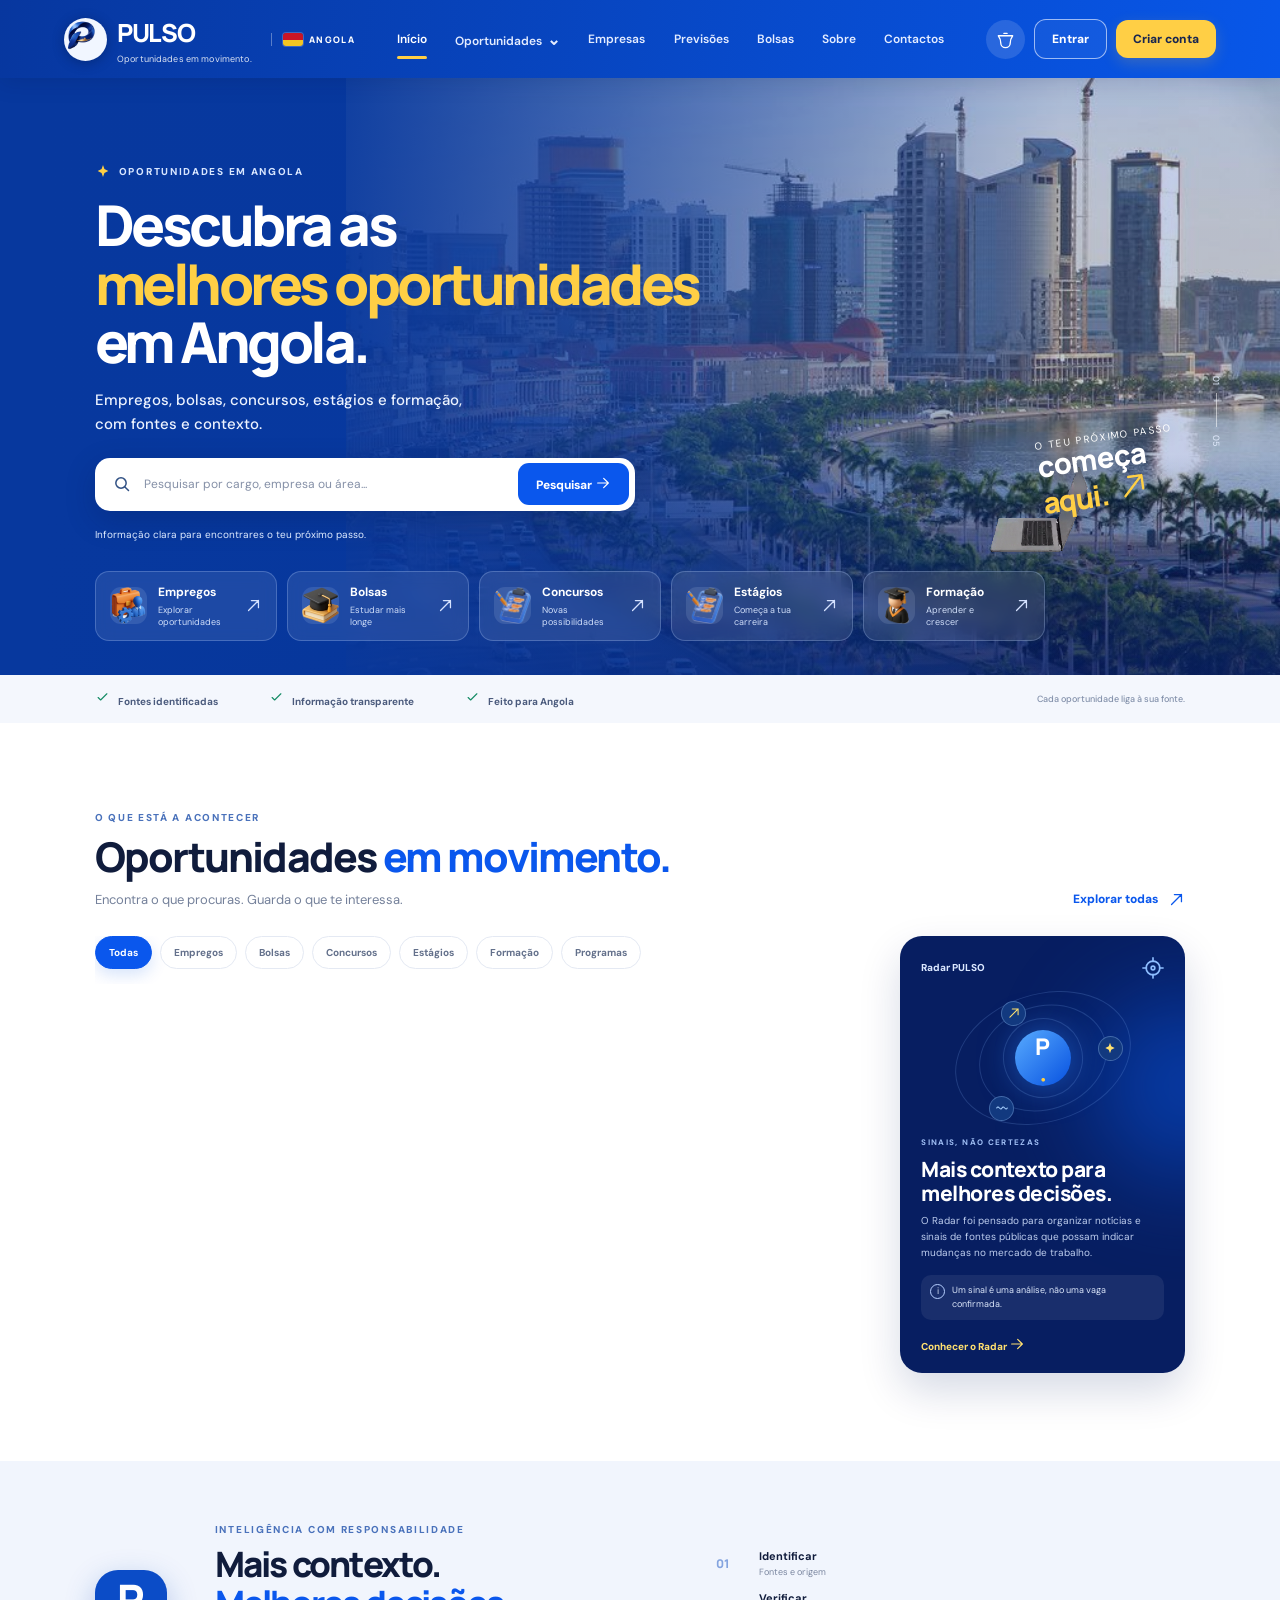
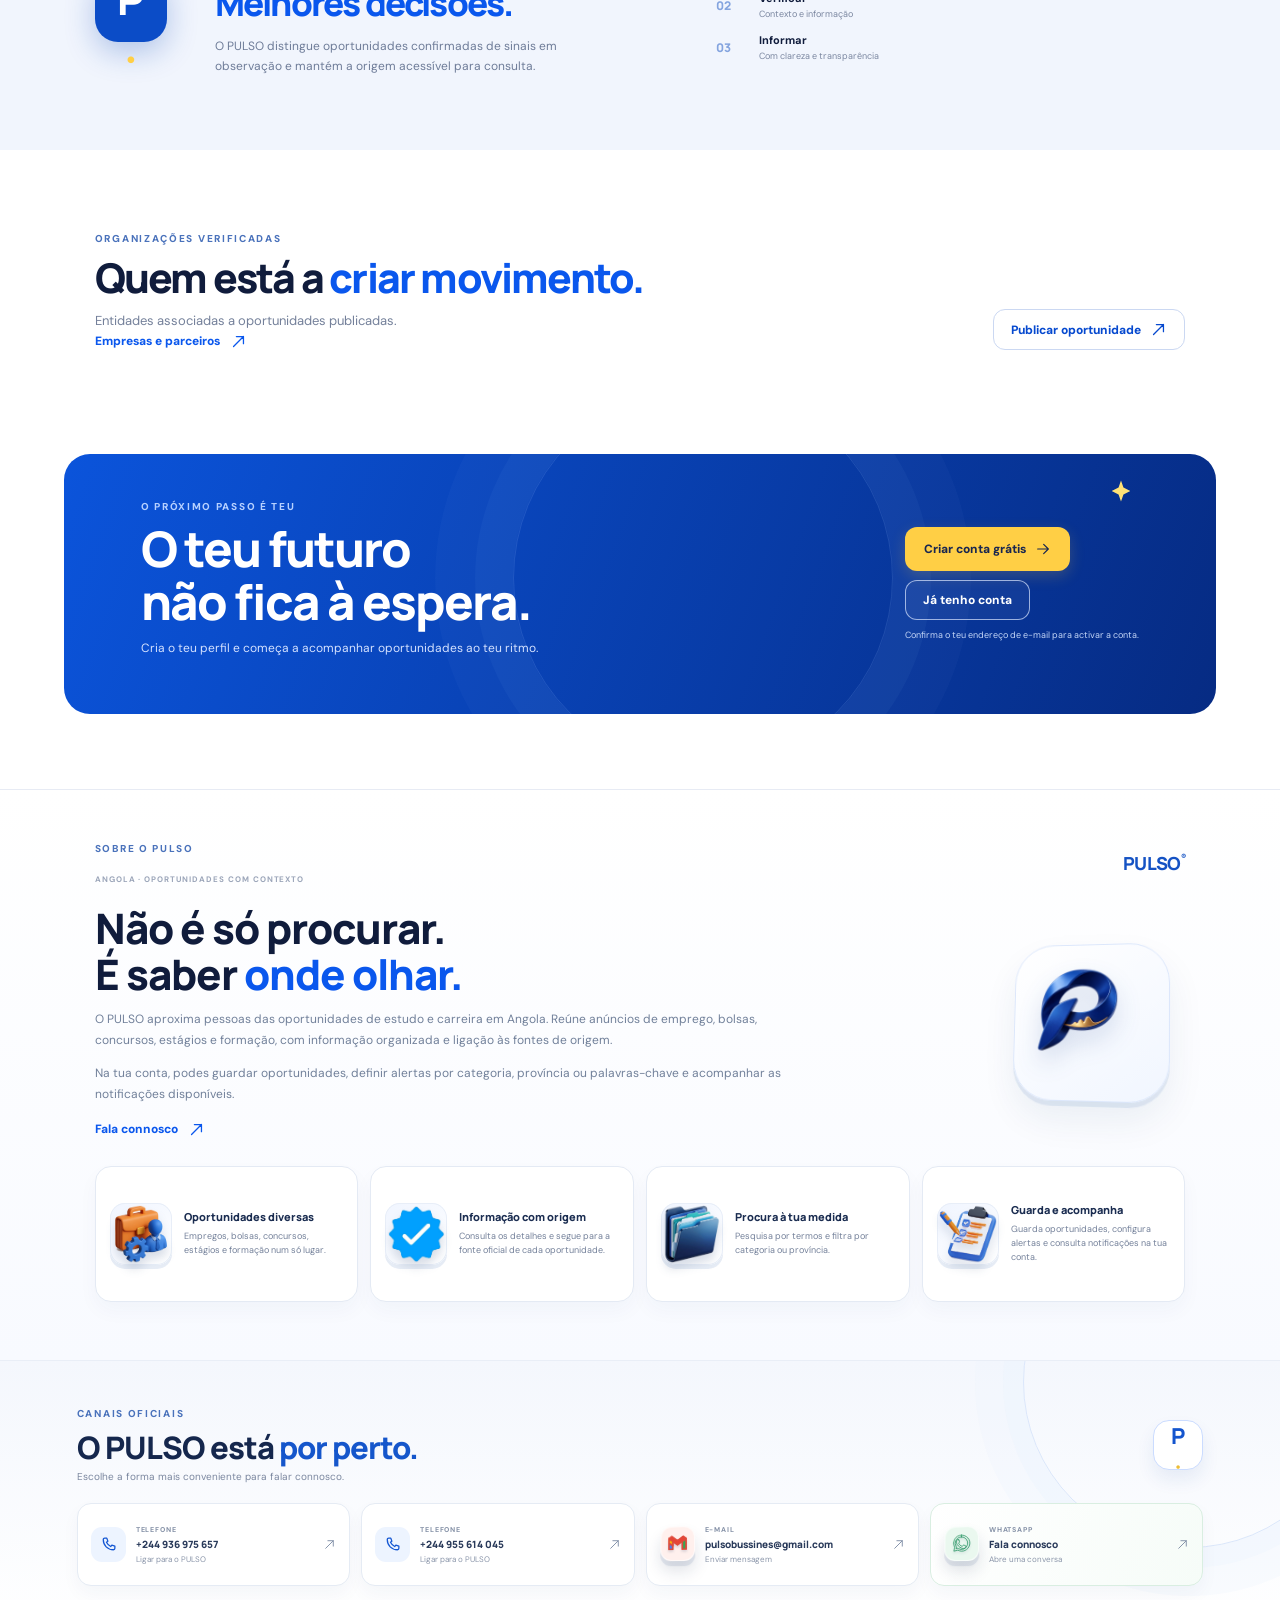
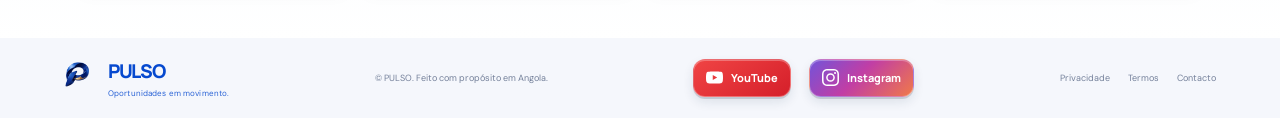
<file: index.html>
<!doctype html>
<html lang="pt-AO">
<head>
  <meta charset="utf-8">
  <meta name="viewport" content="width=device-width, initial-scale=1">
  <meta name="theme-color" content="#061a38">
  <meta name="description" content="Descubra empregos, bolsas, concursos, estágios e formação em Angola, com fontes e contexto." >
  <meta property="og:title" content="PULSO — Oportunidades em movimento">
  <meta property="og:description" content="Empregos, bolsas, concursos, estágios e formação em Angola, com fontes e contexto.">
  <meta property="og:type" content="website">
  <title>PULSO — Oportunidades em movimento</title>
  <link rel="icon" href="assets/pulso-mark-3d-small.png" type="image/png">
  <link rel="stylesheet" href="styles.css?v=20261127-01">
  <link rel="stylesheet" href="account-type-choice.css?v=20261121-04">
  <link rel="stylesheet" href="whatsapp-alerts-home.css?v=20261121-04">
  <script type="module" src="app.js?v=20261126-01"></script>
  <link rel="manifest" href="./manifest.webmanifest?v=20261121-07">
  <link rel="apple-touch-icon" href="./assets/pwa-icon-192-v2.png">
  <meta name="apple-mobile-web-app-capable" content="yes">
  <meta name="apple-mobile-web-app-title" content="PULSO">
  <meta name="apple-mobile-web-app-status-bar-style" content="default">
  <link rel="stylesheet" href="./pwa.css?v=20261121-07">
  <link rel="stylesheet" href="social-links.css?v=20261123-01">
</head>
<body>
  <div class="pwa-launch-screen" id="pwaLaunchScreen" role="status" aria-live="polite" aria-label="A preparar o PULSO" aria-hidden="true">
    <div class="pwa-launch-screen__content">
      <span class="pwa-launch-screen__emblem"><img src="./assets/pulso-mark-3d-small.png" alt=""></span>
      <span class="pwa-launch-screen__wordmark" aria-hidden="true">PULSO<span>.</span></span>
      <span class="pwa-launch-screen__tagline">OPORTUNIDADES EM MOVIMENTO</span>
      <span class="pwa-launch-screen__loading"><span class="pwa-launch-screen__spinner" aria-hidden="true"></span>A preparar o teu próximo passo…</span>
    </div>
    <span class="pwa-launch-screen__location" aria-hidden="true">LUANDA · ANGOLA</span>
  </div>
  <header class="site-header">
    <a class="brand" href="#inicio" aria-label="PULSO — início">
      <img src="assets/pulso-mark-3d-small.png" alt="" width="42" height="42">
      <span class="brand-copy"><strong>PULSO</strong><small>Oportunidades em movimento.</small></span>
      <span class="brand-country" aria-label="Oportunidades em Angola"><i aria-hidden="true"></i><b>ANGOLA</b></span>
    </a>
    <button class="menu-toggle" id="menuToggle" aria-label="Abrir menu" aria-expanded="false"><span></span><span></span><span></span></button>
    <nav class="main-nav" id="mainNav" aria-label="Navegação principal">
      <a class="nav-link active" href="#inicio">Início</a>
      <a class="nav-link" href="#oportunidades">Oportunidades <span class="chevron">⌄</span></a>
      <a class="nav-link" href="#empresas">Empresas</a>
      <a class="nav-link" href="#radar">Previsões</a>
      <a class="nav-link" href="#bolsas">Bolsas</a>
      <a class="nav-link" href="#sobre">Sobre</a>
      <a class="nav-link" href="#contacto">Contactos</a>
      <div class="nav-mobile-actions"><button class="btn btn-ghost" data-open="login" data-auth-state="signed-out">Entrar</button><button class="btn btn-yellow" data-open="register" data-auth-state="signed-out">Criar conta</button><button class="btn btn-ghost" data-open="account" data-auth-state="signed-in" hidden>A minha conta</button><button class="btn btn-outline-light" data-auth-signout data-auth-state="signed-in" hidden>Sair</button></div>
    </nav>
    <div class="header-actions"><button class="icon-btn notification-trigger" aria-label="Notificações" data-open="notifications"><svg class="bell-icon" viewBox="0 0 24 24" aria-hidden="true"><path d="M18 9a6 6 0 0 0-12 0c0 7-3 7-3 9h18c0-2-3-2-3-9M10 21h4"/></svg></button><a class="btn btn-yellow whatsapp-alert-shortcut" href="./dashboard.html#whatsapp-alerts" data-auth-state="signed-in" hidden>Alertas WhatsApp <svg class="ui-icon ui-arrow" viewBox="0 0 24 24" aria-hidden="true"><path d="M5 19 19 5M9 5h10v10"/></svg></a><button class="btn btn-outline-light" data-open="login" data-auth-state="signed-out">Entrar</button><button class="btn btn-yellow" data-open="register" data-auth-state="signed-out">Criar conta</button><button class="btn btn-outline-light" data-open="account" data-auth-state="signed-in" hidden>A minha conta</button><button class="btn btn-outline-light" data-auth-signout data-auth-state="signed-in" hidden>Sair</button></div>
  </header>

  <main>
    <section class="hero" id="inicio">
      <div class="hero-image" aria-hidden="true"></div><div class="hero-shade"></div><video class="pulso-device-video home-device-video" src="assets/video/pulso-laptop.webm?v=20261120-17" autoplay muted loop playsinline preload="metadata" aria-hidden="true"></video>
      <div class="hero-content">
        <div class="eyebrow"><span class="sparkle"><svg class="ui-icon ui-star" viewBox="0 0 24 24" aria-hidden="true"><path d="m12 3 2.1 6.1L20 12l-5.9 2.9L12 21l-2.1-6.1L4 12l5.9-2.9L12 3Z"/></svg></span> Oportunidades em Angola</div>
        <h1>Descubra as<br><em>melhores oportunidades</em><br>em Angola.</h1>
        <p>Empregos, bolsas, concursos, estágios e formação,<br class="desktop-break"> com fontes e contexto.</p>
        <form class="search-box" id="heroSearch"><label class="sr-only" for="heroQuery">Pesquisar oportunidades</label><span class="search-icon"><svg class="ui-icon ui-search" viewBox="0 0 24 24" aria-hidden="true"><circle cx="10.8" cy="10.8" r="6.2"/><path d="m15.5 15.5 4.3 4.3"/></svg></span><input id="heroQuery" type="search" placeholder="Pesquisar por cargo, empresa ou área..." autocomplete="off"><button type="submit">Pesquisar <svg class="ui-icon ui-arrow-right" viewBox="0 0 24 24" aria-hidden="true"><path d="M4 12h15M13 5l7 7-7 7"/></svg></button></form>
        <div class="hero-proof"><span>Informação clara para encontrares o teu próximo passo.</span></div>
      </div>
      <div class="hero-stamp"><span class="stamp-small">O teu próximo passo</span><strong>começa<br><em>aqui.</em></strong><span class="stamp-arrow"><svg class="ui-icon ui-arrow" viewBox="0 0 24 24" aria-hidden="true"><path d="M5 19 19 5M9 5h10v10"/></svg></span></div>
      <div class="hero-bottom">
        <a class="quick-category" href="#oportunidades" data-category="Empregos"><span class="cat-icon"><img src="assets/logos/employment-3d.png" alt="" aria-hidden="true"></span><span><b>Empregos</b><small>Explorar oportunidades</small></span><span class="cat-arrow"><svg class="ui-icon ui-arrow" viewBox="0 0 24 24" aria-hidden="true"><path d="M5 19 19 5M9 5h10v10"/></svg></span></a>
        <a class="quick-category" href="#oportunidades" data-category="Bolsas"><span class="cat-icon"><img src="assets/logos/scholarship-3d.png" alt="" aria-hidden="true"></span><span><b>Bolsas</b><small>Estudar mais longe</small></span><span class="cat-arrow"><svg class="ui-icon ui-arrow" viewBox="0 0 24 24" aria-hidden="true"><path d="M5 19 19 5M9 5h10v10"/></svg></span></a>
        <a class="quick-category" href="#oportunidades" data-category="Concursos"><span class="cat-icon"><img src="assets/logos/checklist-3d.png" alt="" aria-hidden="true"></span><span><b>Concursos</b><small>Novas possibilidades</small></span><span class="cat-arrow"><svg class="ui-icon ui-arrow" viewBox="0 0 24 24" aria-hidden="true"><path d="M5 19 19 5M9 5h10v10"/></svg></span></a>
        <a class="quick-category" href="#oportunidades" data-category="Estágios"><span class="cat-icon"><img src="assets/logos/checklist-3d.png" alt="" aria-hidden="true"></span><span><b>Estágios</b><small>Começa a tua carreira</small></span><span class="cat-arrow"><svg class="ui-icon ui-arrow" viewBox="0 0 24 24" aria-hidden="true"><path d="M5 19 19 5M9 5h10v10"/></svg></span></a>
        <a class="quick-category" href="#oportunidades" data-category="Formação"><span class="cat-icon"><img src="assets/logos/training-3d.png" alt="" aria-hidden="true"></span><span><b>Formação</b><small>Aprender e crescer</small></span><span class="cat-arrow"><svg class="ui-icon ui-arrow" viewBox="0 0 24 24" aria-hidden="true"><path d="M5 19 19 5M9 5h10v10"/></svg></span></a>
      </div>
      <div class="hero-index"><span>01</span><span class="index-line"></span><span>05</span></div>
    </section>

    <section class="trust-strip" aria-label="Compromissos PULSO"><span><i aria-hidden="true"><svg class="ui-icon ui-check" viewBox="0 0 24 24" aria-hidden="true"><path d="m5 12 4 4L19 6"/></svg></i> Fontes identificadas</span><span><i aria-hidden="true"><svg class="ui-icon ui-check" viewBox="0 0 24 24" aria-hidden="true"><path d="m5 12 4 4L19 6"/></svg></i> Informação transparente</span><span><i aria-hidden="true"><svg class="ui-icon ui-check" viewBox="0 0 24 24" aria-hidden="true"><path d="m5 12 4 4L19 6"/></svg></i> Feito para Angola</span><span class="trust-note">Cada oportunidade liga à sua fonte.</span></section>

    <section class="section opportunity-section" id="oportunidades">
      <div class="section-heading"><div><div class="section-kicker">O que está a acontecer</div><h2>Oportunidades <span>em movimento.</span></h2><p>Encontra o que procuras. Guarda o que te interessa.</p></div><a class="text-link" href="#oportunidades">Explorar todas <svg class="ui-icon ui-arrow" viewBox="0 0 24 24" aria-hidden="true"><path d="M5 19 19 5M9 5h10v10"/></svg></a></div>
      <div class="opportunity-layout">
        <div class="opportunity-main">
          <div class="filter-row" role="tablist" aria-label="Filtrar por categoria"><button class="filter-chip selected" data-filter="Todas" role="tab" aria-selected="true">Todas</button><button class="filter-chip" data-filter="Empregos" role="tab" aria-selected="false">Empregos</button><button class="filter-chip" data-filter="Bolsas" role="tab" aria-selected="false">Bolsas</button><button class="filter-chip" data-filter="Concursos" role="tab" aria-selected="false">Concursos</button><button class="filter-chip" data-filter="Estágios" role="tab" aria-selected="false">Estágios</button><button class="filter-chip" data-filter="Formação" role="tab" aria-selected="false">Formação</button><button class="filter-chip" data-filter="Programas" role="tab" aria-selected="false">Programas</button></div>
          <div class="search-results-note" id="resultsNote" aria-live="polite"></div>
          <div class="opportunity-list" id="opportunityList" aria-live="polite" aria-busy="true"></div>
          <button class="load-more" id="loadMore" hidden>Carregar mais oportunidades <span>↓</span></button>
        </div>
        <aside class="radar-card" id="radar">
          <div class="radar-top"><span class="radar-live">Radar PULSO</span><span class="radar-orbit"><svg class="ui-icon ui-radar-mark" viewBox="0 0 24 24" aria-hidden="true"><circle cx="12" cy="12" r="7.5"/><circle cx="12" cy="12" r="2"/><path d="M12 1v4M12 19v4M1 12h4M19 12h4"/></svg></span></div>
          <div class="radar-visual"><div class="orbit orbit-one"></div><div class="orbit orbit-two"></div><div class="orbit orbit-three"></div><div class="radar-core">P<span>·</span></div><span class="radar-node node-a"><svg class="ui-icon ui-arrow" viewBox="0 0 24 24" aria-hidden="true"><path d="M5 19 19 5M9 5h10v10"/></svg></span><span class="radar-node node-b"><svg class="ui-icon ui-star" viewBox="0 0 24 24" aria-hidden="true"><path d="m12 3 2.1 6.1L20 12l-5.9 2.9L12 21l-2.1-6.1L4 12l5.9-2.9L12 3Z"/></svg></span><span class="radar-node node-c"><svg class="ui-icon ui-wave" viewBox="0 0 24 24" aria-hidden="true"><path d="M3 12c3-6 6 6 9 0s6 6 9 0"/></svg></span></div>
          <div class="radar-copy"><span class="section-kicker">Sinais, não certezas</span><h3>Mais contexto para melhores decisões.</h3><p>O Radar foi pensado para organizar notícias e sinais de fontes públicas que possam indicar mudanças no mercado de trabalho.</p></div>
          <div class="radar-disclaimer"><span>i</span> Um sinal é uma análise, não uma vaga confirmada.</div><a href="#radar-detalhe" class="radar-link" id="radarLink">Conhecer o Radar <svg class="ui-icon ui-arrow-right" viewBox="0 0 24 24" aria-hidden="true"><path d="M4 12h15M13 5l7 7-7 7"/></svg></a>
        </aside>
      </div>
    </section>

    <section class="insight-band" id="radar-detalhe"><div class="insight-mark">P<span>·</span></div><div class="insight-content"><div class="section-kicker">Inteligência com responsabilidade</div><h2>Mais contexto.<br><em>Melhores decisões.</em></h2><p>O PULSO distingue oportunidades confirmadas de sinais em observação e mantém a origem acessível para consulta.</p></div><div class="insight-steps"><div><span>01</span><b>Identificar</b><small>Fontes e origem</small></div><div><span>02</span><b>Verificar</b><small>Contexto e informação</small></div><div><span>03</span><b>Informar</b><small>Com clareza e transparência</small></div></div></section>

    <section class="section companies-section" id="empresas"><div class="section-heading"><div><div class="section-kicker">Organizações verificadas</div><h2>Quem está a <span>criar movimento.</span></h2><p>Entidades associadas a oportunidades publicadas.</p><a class="text-link" href="empresas-parceiros.html">Empresas e parceiros <svg class="ui-icon ui-arrow" viewBox="0 0 24 24" aria-hidden="true"><path d="M5 19 19 5M9 5h10v10"/></svg></a></div><button class="btn btn-outline-blue" data-open="company">Publicar oportunidade <svg class="ui-icon ui-arrow" viewBox="0 0 24 24" aria-hidden="true"><path d="M5 19 19 5M9 5h10v10"/></svg></button></div><div class="company-grid" id="companyGrid" aria-live="polite" aria-busy="true"></div></section>

    <section class="cta-section" id="bolsas"><div class="cta-orb"></div><div class="cta-copy"><span class="section-kicker">O próximo passo é teu</span><h2>O teu futuro<br>não fica à espera.</h2><p>Cria o teu perfil e começa a acompanhar oportunidades ao teu ritmo.</p></div><div class="cta-actions"><button class="btn btn-yellow btn-large" data-open="register">Criar conta grátis <svg class="ui-icon ui-arrow-right" viewBox="0 0 24 24" aria-hidden="true"><path d="M4 12h15M13 5l7 7-7 7"/></svg></button><button class="btn btn-outline-light" data-open="login">Já tenho conta</button><small>Confirma o teu endereço de e-mail para activar a conta.</small></div><div class="cta-star"><svg class="ui-icon ui-star" viewBox="0 0 24 24" aria-hidden="true"><path d="m12 3 2.1 6.1L20 12l-5.9 2.9L12 21l-2.1-6.1L4 12l5.9-2.9L12 3Z"/></svg></div></section>

    <section class="about-section pulso-about" id="sobre" aria-labelledby="aboutHeading">
      <div class="about-topline"><div class="about-label"><span class="section-kicker">Sobre o PULSO</span><span class="about-number">ANGOLA · OPORTUNIDADES COM CONTEXTO</span></div><div class="about-logo">PULSO<span>®</span></div></div>
      <div class="about-intro"><div class="about-body"><h2 id="aboutHeading">Não é só procurar.<br>É saber <em>onde olhar.</em></h2><p>O PULSO aproxima pessoas das oportunidades de estudo e carreira em Angola. Reúne anúncios de emprego, bolsas, concursos, estágios e formação, com informação organizada e ligação às fontes de origem.</p><p>Na tua conta, podes guardar oportunidades, definir alertas por categoria, província ou palavras-chave e acompanhar as notificações disponíveis.</p><a href="#contacto" data-open="contact" class="text-link">Fala connosco <svg class="ui-icon ui-arrow" viewBox="0 0 24 24" aria-hidden="true"><path d="M5 19 19 5M9 5h10v10"/></svg></a></div><div class="about-orbit-mark" aria-hidden="true"><img src="assets/pulso-mark-3d-small.png" alt=""></div></div>
      <div class="about-feature-grid" aria-label="O que podes fazer no PULSO">
        <article class="about-feature"><span class="about-feature-icon"><img src="assets/logos/employment-3d.png" alt="" loading="lazy"></span><div><h3>Oportunidades diversas</h3><p>Empregos, bolsas, concursos, estágios e formação num só lugar.</p></div></article>
        <article class="about-feature"><span class="about-feature-icon"><img src="assets/logos/verified-3d.png" alt="" loading="lazy"></span><div><h3>Informação com origem</h3><p>Consulta os detalhes e segue para a fonte oficial de cada oportunidade.</p></div></article>
        <article class="about-feature"><span class="about-feature-icon"><img src="assets/logos/opportunities-3d.png" alt="" loading="lazy"></span><div><h3>Procura à tua medida</h3><p>Pesquisa por termos e filtra por categoria ou província.</p></div></article>
        <article class="about-feature"><span class="about-feature-icon"><img src="assets/logos/checklist-3d.png" alt="" loading="lazy"></span><div><h3>Guarda e acompanha</h3><p>Guarda oportunidades, configura alertas e consulta notificações na tua conta.</p></div></article>
      </div>
    </section>

    <section class="contact-section" id="contacto" aria-labelledby="contactHeading">
      <div class="contact-section-heading"><div><span class="section-kicker">CANAIS OFICIAIS</span><h2 id="contactHeading">O PULSO está <span>por perto.</span></h2><p>Escolhe a forma mais conveniente para falar connosco.</p></div><span class="contact-section-mark">P<span>·</span></span></div>
      <div class="home-contact-grid">
        <a class="home-contact-card" href="tel:+244936975657"><span class="home-contact-icon phone-contact-icon"><svg viewBox="0 0 24 24" aria-hidden="true"><path d="M6.6 3h3l1.5 4.3-2 1.6a14 14 0 0 0 6 6l1.6-2 4.3 1.5v3c0 1.1-.9 2-2 2C10.7 19.4 4.6 13.3 4.6 5c0-1.1.9-2 2-2Z"/></svg></span><span><small>TELEFONE</small><b>+244 936 975 657</b><em>Ligar para o PULSO</em></span><span class="home-contact-arrow"><svg class="ui-icon ui-arrow" viewBox="0 0 24 24" aria-hidden="true"><path d="M5 19 19 5M9 5h10v10"/></svg></span></a>
        <a class="home-contact-card" href="tel:+244955614045"><span class="home-contact-icon phone-contact-icon"><svg viewBox="0 0 24 24" aria-hidden="true"><path d="M6.6 3h3l1.5 4.3-2 1.6a14 14 0 0 0 6 6l1.6-2 4.3 1.5v3c0 1.1-.9 2-2 2C10.7 19.4 4.6 13.3 4.6 5c0-1.1.9-2 2-2Z"/></svg></span><span><small>TELEFONE</small><b>+244 955 614 045</b><em>Ligar para o PULSO</em></span><span class="home-contact-arrow"><svg class="ui-icon ui-arrow" viewBox="0 0 24 24" aria-hidden="true"><path d="M5 19 19 5M9 5h10v10"/></svg></span></a>
        <a class="home-contact-card" href="mailto:pulsobussines@gmail.com"><span class="home-contact-icon gmail-contact-icon" aria-hidden="true"><svg viewBox="0 0 24 24"><path fill="#4285f4" d="M3 6.8V18h4V9.8L3 6.8Z"/><path fill="#34a853" d="M17 9.8V18h4V6.8l-4 3Z"/><path fill="#ea4335" d="m3 6.8 9 6.5 9-6.5-3.1-2.3L12 9 6.1 4.5 3 6.8Z"/><path fill="#fbbc04" d="M3 6.8v4.7l4 2.9V9.8l-4-3Z"/></svg></span><span><small>E-MAIL</small><b>pulsobussines@gmail.com</b><em>Enviar mensagem</em></span><span class="home-contact-arrow"><svg class="ui-icon ui-arrow" viewBox="0 0 24 24" aria-hidden="true"><path d="M5 19 19 5M9 5h10v10"/></svg></span></a>
        <a class="home-contact-card home-whatsapp-card" href="https://wa.me/244955614045" target="_blank" rel="noopener noreferrer"><span class="home-contact-icon whatsapp-contact-icon" aria-hidden="true"><svg viewBox="0 0 24 24"><path d="M12 3.2a8.4 8.4 0 0 0-7.2 12.7L4 20l4.2-1.1A8.4 8.4 0 1 0 12 3.2Zm0 1.8a6.6 6.6 0 1 1-3.4 12.3l-.5-.3-1.8.5.5-1.8-.3-.5A6.6 6.6 0 0 1 12 5Z"/><path d="M9.1 8.2c-.2-.4-.4-.4-.6-.4h-.4c-.2 0-.5.1-.7.4-.2.2-.9.9-.9 2.1s.9 2.4 1 2.6c.1.2 1.8 2.8 4.3 3.8 2.1.8 2.5.6 3 .5.5-.1 1.6-.7 1.8-1.3.2-.6.2-1.1.1-1.2-.1-.1-.2-.2-.5-.3l-1.7-.8c-.2-.1-.4-.1-.6.2l-.8 1c-.2.2-.3.2-.6.1a6.8 6.8 0 0 1-2-1.2 7.4 7.4 0 0 1-1.4-1.8c-.1-.2 0-.4.1-.5l.4-.5c.1-.2.2-.3.3-.5.1-.2 0-.4 0-.5l-.8-1.9Z"/></svg></span><span><small>WHATSAPP</small><b>Fala connosco</b><em>Abre uma conversa</em></span><span class="home-contact-arrow"><svg class="ui-icon ui-arrow" viewBox="0 0 24 24" aria-hidden="true"><path d="M5 19 19 5M9 5h10v10"/></svg></span></a>
      </div>
    </section>
  </main>

  <footer class="site-footer"><a class="brand footer-brand" href="#inicio"><img src="assets/pulso-mark-3d-small.png" alt="" width="34" height="34"><span class="brand-copy"><strong>PULSO</strong><small>Oportunidades em movimento.</small></span></a><span>© <span id="year"></span> PULSO. Feito com propósito em Angola.</span><div class="pulso-social-links pulso-social-links--footer" aria-label="Redes sociais do PULSO">
      <a class="pulso-social-link social-youtube" href="https://www.youtube.com/@PULSOAO" target="_blank" rel="noopener noreferrer" aria-label="PULSO no YouTube, abre num novo separador"><img src="assets/social/youtube.svg" alt=""><span>YouTube</span></a>
      <a class="pulso-social-link social-instagram" href="https://www.instagram.com/pulso.ao_?jplx=MWhxdjhzZG0xbnR0cw==" target="_blank" rel="noopener noreferrer" aria-label="PULSO no Instagram, abre num novo separador"><img src="assets/social/instagram.svg" alt=""><span>Instagram</span></a>
    </div><div><a href="./privacidade.html">Privacidade</a><a href="#termos" data-open="terms">Termos</a><a href="#contacto" data-open="contact">Contacto</a></div></footer>

  <dialog class="modal" id="appModal" aria-labelledby="modalTitle"><button class="modal-close" id="modalClose" aria-label="Fechar">×</button><div id="modalBody"></div></dialog>
  <dialog class="account-type-modal" id="accountTypeDialog" aria-labelledby="accountTypeTitle" aria-describedby="accountTypeIntro">
    <button class="account-type-close" id="accountTypeClose" type="button" aria-label="Fechar escolha">×</button>
    <span class="account-type-kicker">Criar conta no PULSO</span>
    <h2 id="accountTypeTitle">Que tipo de acesso procuras?</h2>
    <p class="account-type-intro" id="accountTypeIntro">Escolhe a opção que corresponde ao teu objectivo. Os pedidos empresariais e de parceria são revistos separadamente.</p>
    <div class="account-type-grid">
      <button class="account-type-option" id="accountTypePersonal" type="button">
        <span class="account-type-mark" aria-hidden="true"><img src="assets/account-personal.jpg" alt=""></span>
        <strong>Conta normal</strong>
        <small>Criar o perfil pessoal para explorar e guardar oportunidades.</small>
      </button>
      <a class="account-type-option" href="empresas-parceiros.html?flow=business" data-workspace="business">
        <span class="account-type-mark" aria-hidden="true"><img src="assets/account-business.jpg" alt=""></span>
        <strong>Conta empresarial</strong>
        <small>Submeter uma entidade para revisão documental e eventual verificação.</small>
      </a>
      <a class="account-type-option" href="empresas-parceiros.html?flow=partnership" data-workspace="partner">
        <span class="account-type-mark" aria-hidden="true"><img src="assets/account-partnership.jpg" alt=""></span>
        <strong>Pedido de parceria</strong>
        <small>Apresentar um projecto, startup, pequeno negócio ou organização.</small>
      </a>
    </div>
    <p class="account-type-note">Os pedidos empresariais e de parceria usam a conta PULSO normal; se ainda não tens uma, cria primeiro uma conta normal e depois regressa para submeter o pedido.</p>
  </dialog>
  <div class="toast" id="toast" role="status" aria-live="polite"></div>
  <script type="module" src="account-type-choice.js?v=20261122-03"></script>
  <script src="./pwa.js?v=20261121-06" defer></script>
</body>
</html>
</file>
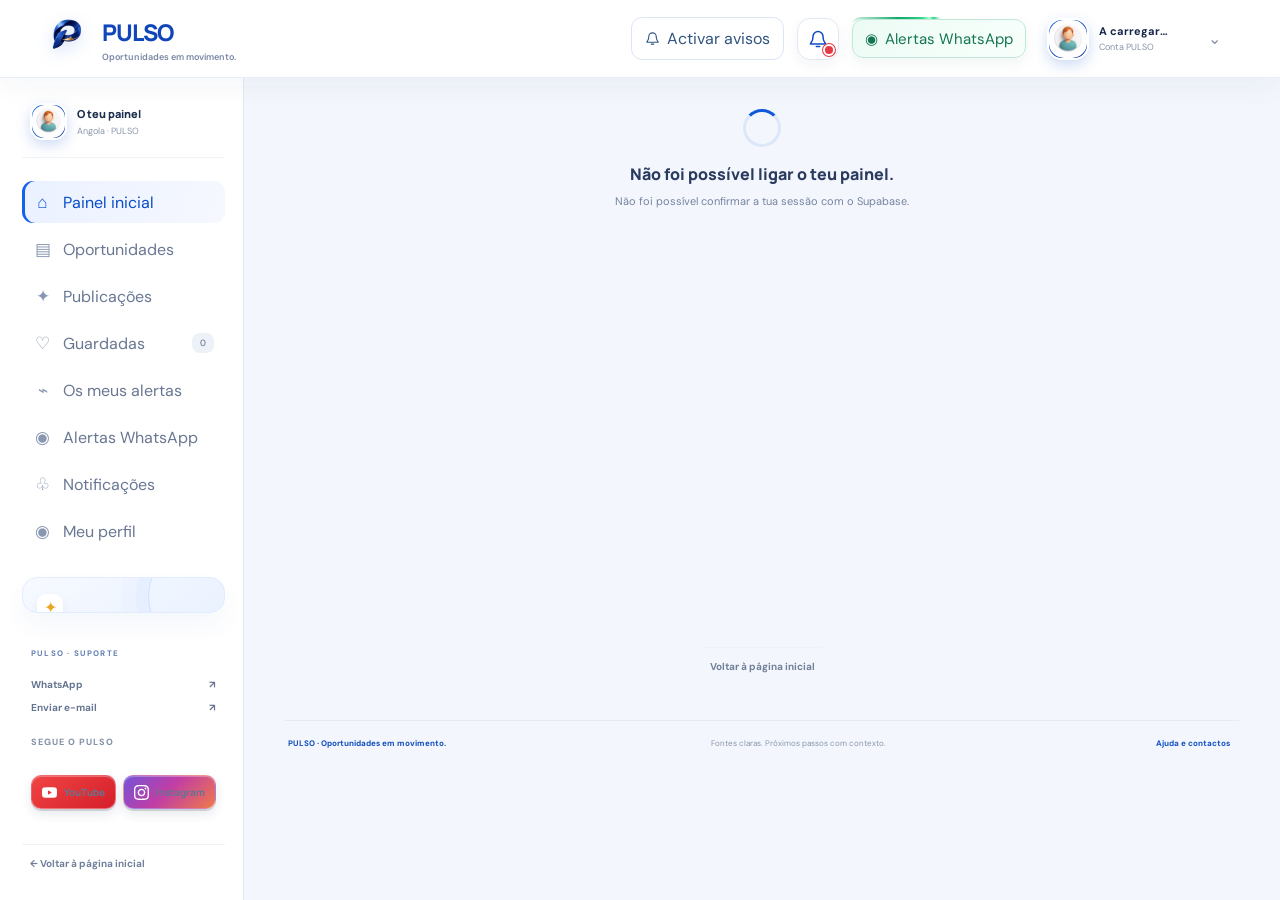
<file: dashboard.html>
<!doctype html>
<html lang="pt-AO">
<head>
  <meta charset="utf-8">
  <meta name="viewport" content="width=device-width, initial-scale=1">
  <meta name="theme-color" content="#0739a8">
  <meta name="description" content="O teu painel PULSO para acompanhar oportunidades, guardados e alertas em Angola.">
  <title>O teu painel — PULSO</title>
  <link rel="icon" href="assets/pulso-mark-3d-small.png" type="image/png">
  <link rel="stylesheet" href="styles.css?v=20261127-01">
  <link rel="stylesheet" href="dashboard.css?v=20261127-05">
  <link rel="stylesheet" href="community.css?v=20261124-09">
  <link rel="stylesheet" href="pulso-dialogs.css?v=20261125-01">
  <link rel="stylesheet" href="automation.css?v=20261120-20">
  <link rel="stylesheet" href="whatsapp-alerts.css?v=20261126-05">
  <script type="module" src="dashboard.js?v=20261126-06"></script>
  <script type="module" src="whatsapp-alerts.js?v=20261126-01"></script>
  <link rel="manifest" href="./manifest.webmanifest?v=20261121-07">
  <link rel="apple-touch-icon" href="./assets/pwa-icon-192-v2.png">
  <meta name="apple-mobile-web-app-capable" content="yes">
  <meta name="apple-mobile-web-app-title" content="PULSO">
  <meta name="apple-mobile-web-app-status-bar-style" content="default">
  <link rel="stylesheet" href="./pwa.css?v=20261121-07">
  <link rel="stylesheet" href="social-links.css?v=20261123-01">
  <script>
    (() => {
      try {
        const savedTheme = localStorage.getItem('pulso-dashboard-theme');
        if (savedTheme === 'night') document.documentElement.dataset.theme = 'night';
      } catch {}
    })();
  </script>
</head>
<body class="dashboard-body">
  <header class="dash-topbar">
    <a class="dash-brand" href="./index.html" aria-label="PULSO — página inicial">
      <img src="assets/pulso-mark-3d-small.png" alt="" width="42" height="42">
      <span><strong>PULSO</strong><small>Oportunidades em movimento.</small></span>
    </a>
    <div class="dash-top-actions">
      <button class="browser-alert-btn" id="browserAlertButton" type="button" aria-label="Activar notificações neste dispositivo"><svg class="browser-alert-icon" viewBox="0 0 24 24" aria-hidden="true"><path d="M18 9a6 6 0 0 0-12 0c0 7-3 7-3 9h18c0-2-3-2-3-9M10 21h4"/></svg><span id="browserAlertLabel">Activar avisos</span></button>
      <button class="dash-bell" id="notificationBell" type="button" aria-label="Abrir notificações">
        <svg viewBox="0 0 24 24" aria-hidden="true"><path d="M18 9a6 6 0 0 0-12 0c0 7-3 7-3 9h18c0-2-3-2-3-9M10 21h4"/></svg>
        <span class="notification-count" id="notificationCount" hidden>0</span>
        <span class="whatsapp-bell-alert" id="whatsappBellAlert" hidden></span>
      </button>
      <button class="dash-wa-shortcut" type="button" data-view="whatsapp-alerts"><span aria-hidden="true">◉</span><span class="dash-wa-label">Alertas WhatsApp</span></button>
      <div class="profile-anchor">
        <button class="profile-trigger" id="profileMenuButton" type="button" aria-haspopup="true" aria-expanded="false">
          <span class="profile-avatar" id="profileAvatar" data-avatar-target="top"><img src="assets/profile/avatar-male.jpg" alt="Avatar masculino"></span>
          <span class="profile-trigger-copy"><b id="profileNameTop">A carregar…</b><small id="profileEmailTop">Conta PULSO</small></span>
          <span class="profile-chevron" aria-hidden="true">⌄</span>
        </button>
        <div class="profile-menu" id="profileMenu" hidden>
          <div class="profile-menu-heading"><b id="profileMenuName">A tua conta</b><small id="profileMenuEmail"></small></div>
          <div class="profile-menu-workspaces" id="workspaceSwitcher" hidden></div>
          <button type="button" data-view="profile">Editar perfil</button>
          <button type="button" data-view="support">Ajuda e contactos</button>
          <button type="button" class="profile-signout" id="signOutButton">Terminar sessão</button>
        </div>
      </div>
    </div>
  </header>

  <div class="dash-layout">
    <aside class="dash-sidebar" aria-label="Navegação do dashboard">
      <div class="sidebar-profile-mini"><span class="sidebar-avatar" id="sidebarAvatar" data-avatar-target="sidebar"><img src="assets/profile/avatar-male.jpg" alt="Avatar masculino"></span><span><b id="sidebarName">O teu painel</b><small>Angola · PULSO</small></span></div>
      <nav class="dash-navigation">
        <button class="dash-nav-link active" type="button" data-view="overview"><span>⌂</span> Painel inicial</button>
        <button class="dash-nav-link" type="button" data-view="opportunities"><span>▤</span> Oportunidades</button>
        <button class="dash-nav-link" type="button" data-view="publications"><span>✦</span> Publicações</button>
        <button class="dash-nav-link" type="button" data-view="saved"><span>♡</span> Guardadas <span class="nav-count" id="savedNavCount">0</span></button>
        <button class="dash-nav-link" type="button" data-view="alerts"><span>⌁</span> Os meus alertas</button>
        <button class="dash-nav-link" type="button" data-view="whatsapp-alerts"><span>◉</span> Alertas WhatsApp</button>
        <button class="dash-nav-link" type="button" data-view="notifications"><span>♧</span> Notificações <span class="nav-count nav-alert-count" id="notificationNavCount" hidden>0</span></button>
        <button class="dash-nav-link" type="button" data-view="profile"><span>◉</span> Meu perfil</button>
        <button class="dash-nav-link admin-nav-link" type="button" data-view="admin" id="adminNavLink" hidden><span>⚙</span> Administração <span class="nav-count nav-alert-count" id="adminMissingCount" hidden>0</span><span class="nav-count nav-alert-count" id="adminPartnershipCount" hidden>0</span></button>
        <button class="dash-nav-link admin-nav-link" type="button" data-view="whatsapp-admin" id="whatsappAdminNavLink" hidden><span>◉</span> Fila WhatsApp <span class="nav-count nav-alert-count" id="whatsappAdminNavCount" hidden>0</span></button>
      </nav>
      <div class="sidebar-alert-card">
        <span class="sidebar-alert-icon">✦</span>
        <b>Oportunidades ao teu ritmo.</b>
        <p>Define o que procuras e acompanha novas publicações verificadas.</p>
        <button type="button" data-view="alerts">Configurar alertas <span>→</span></button>
      </div>
      <div class="sidebar-contact-mini">
        <span class="section-kicker">PULSO · SUPORTE</span>
        <a href="https://wa.me/244955614045" target="_blank" rel="noopener noreferrer">WhatsApp <span>↗︎</span></a>
        <a href="mailto:pulsobussines@gmail.com">Enviar e-mail <span>↗︎</span></a>
        <p class="pulso-social-caption">SEGUE O PULSO</p>
        <div class="pulso-social-links pulso-social-links--compact pulso-social-links--dashboard" aria-label="Redes sociais do PULSO"><a class="pulso-social-link social-youtube" href="https://www.youtube.com/@PULSOAO" target="_blank" rel="noopener noreferrer" aria-label="PULSO no YouTube, abre num novo separador"><img src="assets/social/youtube.svg" alt=""><span>YouTube</span></a><a class="pulso-social-link social-instagram" href="https://www.instagram.com/pulso.ao_?jplx=MWhxdjhzZG0xbnR0cw==" target="_blank" rel="noopener noreferrer" aria-label="PULSO no Instagram, abre num novo separador"><img src="assets/social/instagram.svg" alt=""><span>Instagram</span></a></div>
      </div>
      <a class="back-home-link" href="./index.html">← Voltar à página inicial</a>
    </aside>

    <main class="dash-main" id="dashboardMain">
      <div class="dashboard-loading" id="dashboardLoading" role="status"><span class="loading-orbit"></span><b>A preparar o teu painel…</b><small>A ligar à tua conta e às oportunidades verificadas.</small></div>

      <section class="dash-view" data-panel="overview" hidden>
        <div class="dashboard-hero">
          <div class="dashboard-hero-glow"></div><div class="dashboard-hero-orbit orbit-a"></div><div class="dashboard-hero-orbit orbit-b"></div><video class="pulso-device-video dashboard-device-video" src="assets/video/pulso-laptop.webm?v=20261120-17" autoplay muted loop playsinline preload="metadata" aria-hidden="true"></video>
          <div class="dash-hero-copy"><span class="hero-overline"><span class="dash-live-dot"></span> O TEU PAINEL PULSO</span><h1 id="welcomeHeading">Olá. O teu próximo passo começa aqui.</h1><p>Acompanha oportunidades confirmadas, organiza a tua procura e recebe alertas que fazem sentido para ti.</p><button class="hero-action" type="button" data-view="opportunities">Explorar oportunidades <span>→</span></button></div>
          <div class="hero-depth-card hero-depth-front"><span>O teu caminho</span><b>Mais foco.<br><em>Mais possibilidades.</em></b><small>Informação com fonte e contexto.</small></div>
          <div class="hero-depth-card hero-depth-back" aria-hidden="true"><span>P·</span></div>
          <div class="hero-hero-mark" aria-hidden="true">P<span>·</span></div>
        </div>

        <div class="section-title-row overview-section-heading"><div class="overview-section-copy"><span class="section-kicker">ACTIVIDADE REAL</span><p>Os indicadores reflectem apenas publicações verificadas disponíveis agora.</p></div><h2 class="overview-title-right">O teu espaço de procura.</h2></div>
        <div class="dashboard-stats">
          <article class="stat-card stat-main" data-view="opportunities" data-filter-category="" role="button" tabindex="0"><span class="stat-icon"><img src="assets/logos/opportunities-3d.png" alt="" aria-hidden="true"></span><span class="stat-label">Oportunidades disponíveis</span><b id="statTotal">—</b><small>Publicadas e verificadas</small><span class="stat-bottom-line"></span></article>
          <article class="stat-card" data-view="opportunities" data-filter-category="employment" role="button" tabindex="0"><span class="stat-icon stat-blue"><img src="assets/logos/employment-3d.png" alt="" aria-hidden="true"></span><span class="stat-label">Empregos</span><b id="statJobs">—</b><small>Vagas confirmadas</small></article>
          <article class="stat-card" data-view="opportunities" data-filter-category="scholarship" role="button" tabindex="0"><span class="stat-icon stat-gold"><img src="assets/logos/scholarship-3d.png" alt="" aria-hidden="true"></span><span class="stat-label">Bolsas</span><b id="statScholarships">—</b><small>Oportunidades de estudo</small></article>
          <article class="stat-card" data-view="saved" role="button" tabindex="0"><span class="stat-icon stat-saved"><img src="assets/logos/checklist-3d.png" alt="" aria-hidden="true"></span><span class="stat-label">Guardadas</span><b id="statSaved">—</b><small>Na tua conta</small></article>
        </div>

        <section class="dash-panel featured-panel">
          <div class="panel-heading"><div><span class="section-kicker">SELECÇÃO ACTUAL</span><h2>Oportunidades recentes.</h2></div><button class="panel-link" type="button" data-view="opportunities">Ver todas <span>→</span></button></div>
          <div class="dashboard-opportunity-list compact-list" id="featuredOpportunityList"><div class="empty-state"><b>A carregar oportunidades…</b></div></div>
        </section>

        <div class="overview-bottom-grid">
          <section class="dash-panel overview-alert-panel"><div class="panel-heading"><div><span class="section-kicker">PERSONALIZA A PROCURA</span><h2>Um alerta mais teu.</h2></div><span class="panel-icon">⌁</span></div><p>Escolhe categoria, província ou palavras-chave e o PULSO prepara um alerta para ti.</p><button class="btn btn-primary-soft" type="button" data-view="alerts">Configurar um alerta <span>→</span></button></section>
          <section class="contact-3d-card"><div class="contact-3d-top"><span>✦</span><small>SUPORTE PULSO</small></div><h3>Estamos por perto.</h3><p>Fala connosco pelo WhatsApp ou e-mail.</p><a href="https://wa.me/244955614045" target="_blank" rel="noopener noreferrer" class="whatsapp-button"><span class="whatsapp-glyph">◉</span> Abrir WhatsApp <span>↗︎</span></a></section>
        </div>
      </section>

      <section class="dash-view" data-panel="opportunities" hidden>
        <div class="page-intro"><span class="section-kicker">CATÁLOGO VERIFICADO</span><h1>Oportunidades em movimento.</h1><p>Pesquisa e filtra oportunidades publicadas pelas entidades de origem.</p></div>
        <div class="dash-panel opportunity-tools"><label class="dash-search"><span>⌕</span><input id="opportunitySearch" type="search" placeholder="Pesquisar cargo, entidade ou área…" autocomplete="off"></label><label><span>Categoria</span><select id="opportunityCategory"><option value="">Todas</option><option value="employment">Empregos</option><option value="scholarship">Bolsas</option><option value="public_competition">Concursos</option><option value="internship">Estágios</option><option value="training">Formação</option><option value="recruitment_program">Programas</option></select></label><label><span>Província</span><input id="opportunityProvince" list="provinceOptions" placeholder="Todas as províncias"><datalist id="provinceOptions"></datalist></label><button class="filter-reset" type="button" id="clearOpportunityFilters">Limpar filtros</button></div>
        <div class="results-heading"><span id="opportunityResultsNote">A carregar…</span><span class="verified-key"><i></i> Apenas verificadas</span></div>
        <div class="dashboard-opportunity-list" id="dashboardOpportunityList"><div class="empty-state"><b>A carregar oportunidades…</b></div></div>
        <button class="load-more dash-load-more" id="loadMoreOpportunities" type="button" hidden>Carregar mais <span>↓</span></button>
      </section>

      <section class="dash-view" data-panel="saved" hidden>
        <div class="page-intro"><span class="section-kicker">A TUA LISTA PESSOAL</span><h1>Oportunidades guardadas.</h1><p>Os teus favoritos ficam associados à conta e disponíveis quando voltares.</p></div>
        <div class="dashboard-opportunity-list" id="savedOpportunityList"><div class="empty-state"><b>A carregar guardadas…</b></div></div>
      </section>

      <section class="dash-view" data-panel="publications" hidden>
        <div class="page-intro community-page-intro"><div><span class="section-kicker">PUBLICAÇÕES PULSO</span><h1>Oportunidades da comunidade.</h1><p>Partilha trabalhos, serviços e oportunidades locais. Esta área é independente do catálogo oficial verificado.</p></div><button class="btn btn-primary" type="button" id="openCommunityComposer">+ Publicar</button></div>
        <section class="community-composer dash-panel" id="communityComposer" hidden>
          <div class="panel-heading"><div><span class="section-kicker">NOVA PUBLICAÇÃO</span><h2>O que tens para partilhar?</h2><p>Escreve o texto. Quem precisar de detalhes pode perguntar nos comentários.</p></div><button class="filter-reset" type="button" id="closeCommunityComposer">Fechar</button></div>
          <form id="communityPostForm"><div class="community-form-grid"><label class="community-wide">Publicação<textarea name="description" rows="7" maxlength="3000" placeholder="Escreve aqui o que queres partilhar com a comunidade…" required></textarea></label></div><button class="btn btn-primary" type="submit">Publicar na comunidade <span>→</span></button></form>
        </section>
        <section class="community-feed-section"><div class="panel-heading"><div><span class="section-kicker">FEED LOCAL</span><h2>Publicações recentes.</h2></div><button class="filter-reset" type="button" id="refreshCommunityPosts">Actualizar ↻</button></div><div class="community-post-list" id="communityPostList"><div class="empty-state"><b>A carregar publicações da comunidade…</b></div></div></section>
        <section class="publication-guides"><div class="publication-intro-card"><span class="publication-intro-icon">✦</span><div><b>Guias PULSO</b><p>Informação educativa para interpretar oportunidades e preparar candidaturas. Não substitui a fonte oficial.</p></div></div>
        <div class="publication-grid">
          <article class="publication-card"><img class="publication-image" src="assets/publications/escola-angola.webp" alt="Alunos numa sala de aula em Angola"><div class="publication-card-body"><span class="publication-type publication-alert">ESCOLA · ACTUALIZAÇÃO</span><h2>O que acompanhar no início do ano escolar</h2><p>Fica atento aos avisos da escola, aos prazos de matrícula, aos documentos pedidos e aos canais oficiais de informação.</p><span class="publication-read">Ver informação <span>→</span></span></div></article>
          <article class="publication-card"><img class="publication-image" src="assets/publications/estudantes-estudo.jpg" alt="Estudantes a estudar juntos"><div class="publication-card-body"><span class="publication-type">BOLSAS · PREPARAÇÃO</span><h2>Como preparar uma candidatura a uma bolsa</h2><p>Lê os requisitos com antecedência, reúne os documentos e confirma sempre o prazo e a página oficial da candidatura.</p><span class="publication-read">Ler guia <span>→</span></span></div></article>
          <article class="publication-card"><img class="publication-image" src="assets/publications/sala-aula-angola.jpg" alt="Estudantes numa sala de aula"><div class="publication-card-body"><span class="publication-type">ESTUDOS · ANGOLA</span><h2>Documentos que convém ter preparados</h2><p>Certificados, identificação, currículo e comprovativos organizados podem tornar mais simples a próxima candidatura.</p><span class="publication-read">Ver lista <span>→</span></span></div></article>
          <article class="publication-card"><img class="publication-image" src="assets/publications/angola-cidade.jpg" alt="Paisagem urbana de Angola"><div class="publication-card-body"><span class="publication-type publication-alert">ANGOLA · ALERTA PULSO</span><h2>Como reconhecer uma fonte oficial</h2><p>Confirma a entidade anunciante, o endereço da página, a data e o contacto antes de partilhares os teus dados.</p><span class="publication-read">Ver alerta <span>→</span></span></div></article>
          <article class="publication-card"><img class="publication-image" src="assets/publications/estudantes-estudo.jpg" alt="Jovens estudantes a preparar trabalhos"><div class="publication-card-body"><span class="publication-type">PREPARAÇÃO · CARREIRA</span><h2>Emprego, estágio ou formação?</h2><p>Percebe as diferenças entre cada oportunidade e escolhe a opção mais adequada ao teu momento de estudo e carreira.</p><span class="publication-read">Ler explicação <span>→</span></span></div></article>
          <article class="publication-card"><img class="publication-image" src="assets/publications/escola-angola.webp" alt="Turma numa escola"><div class="publication-card-body"><span class="publication-type">DICAS · CANDIDATURA</span><h2>Antes de enviares uma candidatura</h2><p>Confirma o prazo, guarda uma cópia do que enviaste e usa apenas os links indicados pela organização responsável.</p><span class="publication-read">Ver checklist <span>→</span></span></div></article>
        </div>
        </section>
      </section>

      <section class="dash-view" data-panel="alerts" hidden>
        <div class="page-intro"><span class="section-kicker">À TUA MEDIDA</span><h1>Os teus alertas.</h1><p>Guarda critérios para acompanhar novas oportunidades verificadas. As correspondências automáticas aparecem aqui quando o serviço de alertas do PULSO está activo.</p></div>
        <div class="alert-layout">
          <form class="dash-panel alert-form" id="alertForm">
            <div class="panel-heading"><div><span class="section-kicker">NOVO ALERTA</span><h2>O que queres acompanhar?</h2></div><span class="panel-icon">⌁</span></div>
            <label>Nome do alerta<input name="name" maxlength="80" placeholder="Ex.: Empregos em Luanda" required></label>
            <fieldset class="category-choice"><legend>Categorias</legend><div class="category-checkbox-grid"><label><input type="checkbox" name="category" value="employment"><img class="category-3d-img" src="assets/logos/employment-3d.png" alt="" aria-hidden="true"> Empregos</label><label><input type="checkbox" name="category" value="scholarship"><img class="category-3d-img" src="assets/logos/scholarship-3d.png" alt="" aria-hidden="true"> Bolsas</label><label><input type="checkbox" name="category" value="public_competition"><img class="category-3d-img" src="assets/logos/checklist-3d.png" alt="" aria-hidden="true"> Concursos</label><label><input type="checkbox" name="category" value="internship"><img class="category-3d-img" src="assets/logos/checklist-3d.png" alt="" aria-hidden="true"> Estágios</label><label><input type="checkbox" name="category" value="training"><img class="category-3d-img" src="assets/logos/training-3d.png" alt="" aria-hidden="true"> Formação</label><label><input type="checkbox" name="category" value="recruitment_program"><img class="category-3d-img" src="assets/logos/opportunities-3d.png" alt="" aria-hidden="true"> Programas</label></div></fieldset>
            <label>Província<input name="province" list="provinceOptions" placeholder="Ex.: Luanda"></label>
            <label>Palavras-chave<input name="keywords" placeholder="Ex.: contabilidade, estágio"></label>
            <small class="form-hint">Podes combinar os filtros. Dentro de cada campo, basta corresponder a uma opção.</small>
            <div class="dashboard-feedback" id="alertFeedback" role="status" aria-live="polite" hidden></div>
            <button class="btn btn-primary" type="submit">Guardar alerta <span>→</span></button>
          </form>
          <section class="dash-panel alert-list-panel"><div class="panel-heading"><div><span class="section-kicker">AS TUAS PREFERÊNCIAS</span><h2>Alertas configurados.</h2></div><span class="alert-total" id="alertTotal">0</span></div><div id="alertList"><div class="empty-state"><b>A carregar alertas…</b></div></div><div class="browser-notice-card"><span class="notice-bell">♧</span><div><b>Notificações neste dispositivo</b><small>Activa os avisos. No iPhone, adiciona o PULSO ao ecrã principal para receber Push.</small></div><button id="browserAlertInline" type="button">Activar</button></div></section>
        </div>
      </section>

      <section class="dash-view" data-panel="whatsapp-alerts" hidden>
        <div class="page-intro"><span class="section-kicker">ALERTAS PERSONALIZADOS</span><h1>Oportunidades no teu WhatsApp.</h1><p>Define o que procuras. O PULSO identifica correspondências e prepara a informação; uma pessoa da equipa envia a mensagem manualmente.</p></div>
        <div class="wa-user-layout">
          <form class="dash-panel wa-preferences-form" id="whatsappAlertForm">
            <div class="panel-heading"><div><span class="section-kicker">AS TUAS PREFERÊNCIAS</span><h2>O que procuras?</h2></div><span class="panel-icon">◉</span></div>
            <fieldset class="category-choice"><legend>Categoria</legend><div class="category-checkbox-grid wa-category-grid">
              <label><input type="checkbox" name="wa_category" value="employment"> Empregos</label><label><input type="checkbox" name="wa_category" value="scholarship"> Bolsas</label><label><input type="checkbox" name="wa_category" value="public_competition"> Concursos</label><label><input type="checkbox" name="wa_category" value="internship"> Estágios</label><label><input type="checkbox" name="wa_category" value="training"> Formação</label><label><input type="checkbox" name="wa_category" value="recruitment_program"> Programas</label>
            </div></fieldset>
            <label>Sector(s)<input name="sectors" maxlength="500" placeholder="Ex.: saúde, administração, construção"></label>
            <label>Província(s)<input name="provinces" maxlength="500" placeholder="Ex.: Luanda, Huíla"></label>
            <label>Palavras-chave<input name="keywords" maxlength="500" placeholder="Ex.: técnico, estágio, licenciatura"></label>
            <label>Número de WhatsApp<input name="whatsapp_number" type="tel" inputmode="tel" autocomplete="tel" maxlength="24" placeholder="+244 9XX XXX XXX" required></label>
            <p class="wa-form-hint">Separa vários sectores, províncias ou termos por vírgulas. Dentro de cada campo basta corresponder a uma opção; os campos preenchidos combinam-se entre si. Um número angolano com 9 dígitos é guardado com o indicativo +244.</p>
            <label class="wa-active-toggle"><input name="active" type="checkbox" checked> Activar estes alertas</label>
            <label class="wa-consent"><input name="consent" type="checkbox" required><span>Autorizo o PULSO a guardar o meu número e a utilizá-lo para me enviar manualmente informações sobre oportunidades correspondentes. Sei que o número só fica visível para mim e para administradores autorizados e posso retirar esta autorização apagando o pedido.</span></label>
            <div class="dashboard-feedback" id="whatsappAlertFeedback" role="status" aria-live="polite" hidden></div>
            <div class="wa-form-actions"><button class="btn btn-primary" type="submit">Guardar preferências <span>→</span></button><button class="wa-delete-button" id="whatsappAlertDelete" type="button" hidden>Apagar o meu número e pedido</button></div>
            <small class="wa-privacy-note" id="whatsappAlertState">Ainda não configuraste alertas WhatsApp.</small>
          </form>
          <aside class="wa-process-card wa-process-image-card"><img src="assets/whatsapp-alert-card.png" alt="Como funcionam os alertas WhatsApp do PULSO"></aside>
        </div>
      </section>

      <section class="dash-view" data-panel="notifications" hidden>
        <div class="page-intro notification-intro"><div><span class="section-kicker">ACTUALIZAÇÕES DA TUA CONTA</span><h1>Notificações.</h1><p>Alertas de oportunidades e actividade recente da tua conta.</p></div><button class="filter-reset" type="button" id="refreshNotifications">Actualizar <span>↻</span></button></div>
        <div class="dash-panel notifications-panel"><div class="notification-tabs"><span class="active">Todas</span><span>Não lidas <b id="unreadInlineCount">0</b></span></div><div class="notification-actions-bar"><span>As tuas actualizações do PULSO</span><button id="deleteAllNotifications" type="button">Eliminar notificações</button></div><div id="notificationList"><div class="empty-state"><b>A carregar notificações…</b></div></div></div>
      </section>

      <section class="dash-view" data-panel="profile" hidden>
        <div class="page-intro"><span class="section-kicker">A TUA IDENTIDADE PULSO</span><h1>O teu perfil.</h1><p>Mantém os teus dados actualizados para personalizar a procura.</p></div>
        <div class="profile-layout">
          <section class="profile-showcase"><span class="profile-showcase-avatar" id="profileAvatarLarge" data-avatar-target="showcase"><img src="assets/profile/avatar-male.jpg" alt="Avatar masculino"></span><button class="theme-toggle-3d profile-showcase-theme-toggle" id="themeToggle" type="button" role="switch" aria-checked="false" aria-label="Activar modo noite"><span class="theme-toggle-orb"></span><span class="theme-toggle-track"><i></i></span></button><span class="section-kicker">PERFIL DE UTILIZADOR</span><h2 id="profileShowcaseName">A carregar…</h2><p id="profileShowcaseEmail"></p><span class="member-chip"><i></i> Conta activa</span></section>
          <form class="dash-panel profile-form" id="profileForm"><div class="panel-heading"><div><span class="section-kicker">INFORMAÇÃO PESSOAL</span><h2>Editar perfil.</h2></div></div><label>Nome completo<input name="full_name" maxlength="120" required></label><div class="profile-fields-two"><label>Província<input name="province" list="provinceOptions" placeholder="Ex.: Luanda"></label><label>Município<input name="municipality" placeholder="Ex.: Maianga"></label></div><div class="profile-fields-two"><label>Área profissional<input name="professional_area" maxlength="120" placeholder="Ex.: Administração"></label><label>Nível de escolaridade<input name="education_level" maxlength="120" placeholder="Ex.: Licenciatura"></label></div><fieldset class="avatar-choice"><legend>Imagem de perfil</legend><div class="avatar-choice-visible"><label><input type="radio" name="avatar" value="male" data-avatar-choice> <img src="assets/profile/avatar-male.jpg" alt="Avatar masculino"> <span>Masculino</span></label><label><input type="radio" name="avatar" value="female" data-avatar-choice> <img src="assets/profile/avatar-female.jpg" alt="Avatar feminino"> <span>Feminino</span></label></div><button class="avatar-more-button" id="toggleMoreAvatars" type="button" aria-expanded="false" aria-controls="extraAvatarChoices">Ver mais avatares <span>⌄</span></button><div class="avatar-choice-extra" id="extraAvatarChoices" hidden><label><input type="radio" name="avatar" value="extra1" data-avatar-choice> <img src="assets/profile/extra/avatar-extra-1.jpg" alt="Avatar 1"> <span>Avatar 1</span></label><label><input type="radio" name="avatar" value="extra2" data-avatar-choice> <img src="assets/profile/extra/avatar-extra-2.jpg" alt="Avatar 2"> <span>Avatar 2</span></label><label><input type="radio" name="avatar" value="extra3" data-avatar-choice> <img src="assets/profile/extra/avatar-extra-3.jpg" alt="Avatar 3"> <span>Avatar 3</span></label><label><input type="radio" name="avatar" value="extra4" data-avatar-choice> <img src="assets/profile/extra/avatar-extra-4.jpg" alt="Avatar 4"> <span>Avatar 4</span></label><label><input type="radio" name="avatar" value="extra5" data-avatar-choice> <img src="assets/profile/extra/avatar-extra-5.jpg" alt="Avatar 5"> <span>Avatar 5</span></label><label><input type="radio" name="avatar" value="extra6" data-avatar-choice> <img src="assets/profile/extra/avatar-extra-6.jpg" alt="Avatar 6"> <span>Avatar 6</span></label></div></fieldset><label class="readonly-field">E-mail da conta<input id="profileEmailField" type="email" readonly></label><div class="dashboard-feedback" id="profileFeedback" role="status" aria-live="polite" hidden></div><button class="btn btn-primary" type="submit">Guardar alterações <span>→</span></button></form>
        </div>
      </section>

      <section class="dash-view" data-panel="support" hidden>
        <div class="page-intro"><span class="section-kicker">SUPORTE PULSO</span><h1>Estamos por perto.</h1><p>Escolhe o canal mais conveniente para falar connosco.</p></div>
        <div class="support-contact-grid">
          <a class="support-contact-card" href="tel:+244936975657"><span class="support-icon phone-icon">☎</span><span><small>TELEFONE</small><b>+244 936 975 657</b><em>Ligar para o PULSO</em></span><span class="support-arrow">↗︎</span></a>
          <a class="support-contact-card" href="tel:+244955614045"><span class="support-icon phone-icon">☎</span><span><small>TELEFONE</small><b>+244 955 614 045</b><em>Ligar para o PULSO</em></span><span class="support-arrow">↗︎</span></a>
          <a class="support-contact-card" href="mailto:pulsobussines@gmail.com"><span class="support-icon gmail-icon" aria-hidden="true"><svg viewBox="0 0 24 24"><path fill="#4285f4" d="M3 6.8V18h4V9.8L3 6.8Z"/><path fill="#34a853" d="M17 9.8V18h4V6.8l-4 3Z"/><path fill="#ea4335" d="m3 6.8 9 6.5 9-6.5-3.1-2.3L12 9 6.1 4.5 3 6.8Z"/><path fill="#fbbc04" d="M3 6.8v4.7l4 2.9V9.8l-4-3Z"/></svg></span><span><small>E-MAIL</small><b>pulsobussines@gmail.com</b><em>Enviar mensagem</em></span><span class="support-arrow">↗︎</span></a>
          <a class="support-contact-card support-whatsapp-card" href="https://wa.me/244955614045" target="_blank" rel="noopener noreferrer"><span class="support-icon whatsapp-icon" aria-hidden="true"><svg viewBox="0 0 24 24"><path d="M12 3.2a8.4 8.4 0 0 0-7.2 12.7L4 20l4.2-1.1A8.4 8.4 0 1 0 12 3.2Zm0 1.8a6.6 6.6 0 1 1-3.4 12.3l-.5-.3-1.8.5.5-1.8-.3-.5A6.6 6.6 0 0 1 12 5Z"/><path d="M9.1 8.2c-.2-.4-.4-.4-.6-.4h-.4c-.2 0-.5.1-.7.4-.2.2-.9.9-.9 2.1s.9 2.4 1 2.6c.1.2 1.8 2.8 4.3 3.8 2.1.8 2.5.6 3 .5.5-.1 1.6-.7 1.8-1.3.2-.6.2-1.1.1-1.2-.1-.1-.2-.2-.5-.3l-1.7-.8c-.2-.1-.4-.1-.6.2l-.8 1c-.2.2-.3.2-.6.1a6.8 6.8 0 0 1-2-1.2 7.4 7.4 0 0 1-1.4-1.8c-.1-.2 0-.4.1-.5l.4-.5c.1-.2.2-.3.3-.5.1-.2 0-.4 0-.5l-.8-1.9Z"/></svg></span><span><small>WHATSAPP</small><b>Fala connosco</b><em>Abre uma conversa segura</em></span><span class="support-arrow">↗︎</span></a>
        </div>
        <p class="support-footnote">O WhatsApp abre uma conversa com o número +244 955 614 045. A candidatura a oportunidades decorre sempre na página oficial da entidade anunciante.</p>
      </section>

      <section class="dash-view" data-panel="admin" hidden>
        <div class="page-intro admin-page-intro"><div><span class="section-kicker">PAINEL RESTRITO</span><h1>Administração PULSO.</h1><p>Completa imagens em falta e regista oportunidades que o colector não encontrou.</p></div><button class="admin-wa-shortcut" type="button" data-view="whatsapp-admin">Fila de alertas WhatsApp <b aria-hidden="true">→</b></button></div>
        <nav class="admin-section-nav" aria-label="Secções da administração">
          <button type="button" class="admin-section-tab is-active" aria-pressed="true" data-admin-group-button="requests">Pedidos</button>
          <button type="button" class="admin-section-tab" aria-pressed="false" data-admin-group-button="opportunities">Oportunidades</button>
          <button type="button" class="admin-section-tab" aria-pressed="false" data-admin-group-button="collection">Recolha automática</button>
          <button type="button" class="admin-section-tab" aria-pressed="false" data-admin-group-button="announcements">Avisos gerais</button>
        </nav>
        <section class="dash-panel partnership-requests-panel" id="partnershipRequestsPanel" data-admin-group="requests">
          <div class="panel-heading"><div><span class="section-kicker">PEDIDOS RECEBIDOS</span><h2>Pedidos de parceria.</h2></div><div class="admin-panel-actions"><span class="admin-request-count" id="partnershipRequestCount">—</span><button class="filter-reset" type="button" id="refreshPartnershipRequests">Actualizar</button></div></div>
          <div id="partnershipRequestList"><div class="empty-state"><b>A carregar pedidos de parceria…</b></div></div>
        </section>
        <section class="dash-panel business-submissions-panel" id="businessSubmissionsPanel" data-admin-group="requests">
          <div class="panel-heading business-submissions-heading"><div><span class="section-kicker">REVISÃO EMPRESARIAL</span><h2>Publicações empresariais.</h2><p>Vê a empresa e a conta que submeteu cada oportunidade. Ao aceitar, a publicação fica verificada e entra no dashboard normal.</p></div><div class="business-submissions-controls"><span class="automation-count" id="businessSubmissionCount">A carregar…</span><button class="filter-reset" type="button" id="refreshBusinessSubmissions">Actualizar</button></div></div>
          <div id="businessSubmissionList"><div class="empty-state"><b>A carregar submissões empresariais…</b></div></div>
        </section>
        <section class="dash-panel admin-alert-panel" id="adminAssetAlert" data-admin-group="opportunities" hidden><b>Há cartões que precisam de imagens.</b><span id="adminAssetAlertText">A carregar…</span></section>
        <section class="dash-panel admin-assets-panel" data-admin-group="opportunities"><div class="panel-heading"><div><span class="section-kicker">ACÇÕES PENDENTES</span><h2>Completar cartões.</h2></div><button class="filter-reset" type="button" id="refreshAdminAssets">Actualizar</button></div><div id="adminAssetList"><div class="empty-state"><b>A carregar oportunidades…</b></div></div></section>
        <form class="dash-panel admin-form" id="manualOpportunityForm" data-admin-group="opportunities">
          <div class="panel-heading"><div><span class="section-kicker">REGISTO MANUAL</span><h2>Adicionar oportunidade.</h2></div></div>
          <div class="admin-form-grid">
            <label>Título<input name="title" maxlength="180" required></label><label>Categoria<select name="category" required><option value="employment">Empregos</option><option value="scholarship">Bolsas</option><option value="public_competition">Concursos</option><option value="internship">Estágios</option><option value="training">Formação</option><option value="recruitment_program">Programas</option></select></label>
            <label>Organização<input name="organization" maxlength="160" required></label><label>Site oficial da organização (opcional)<input name="official_website" type="url" placeholder="https://…"></label>
            <label>URL da publicação oficial (opcional)<input name="source_url" type="url" placeholder="https://…"></label><label>URL da candidatura (opcional)<input name="application_url" type="url" placeholder="https://…"></label>
            <label>Província<input name="province" maxlength="100" placeholder="Ex.: Luanda"></label><label>Município<input name="municipality" maxlength="100"></label><label>Prazo de candidatura<input name="application_deadline" type="date"></label>
            <label class="admin-wide">Descrição / detalhes<textarea name="description" rows="4" maxlength="5000" required></textarea></label><label class="admin-wide">Instruções para candidatura / onde se dirigir<textarea name="application_instructions" rows="3" maxlength="5000" placeholder="Opcional quando não existir link directo."></textarea></label><label>Telefone de contacto<input name="contact_phone" type="tel" maxlength="80" placeholder="+244 …"></label><label>E-mail de contacto<input name="contact_email" type="email" maxlength="180" placeholder="contacto@exemplo.ao"></label>
            <label class="admin-wide">Link da imagem do cartão (opcional)<input name="image_url" type="url" placeholder="https://…"></label><label class="admin-wide">Link do logótipo oficial (opcional)<input name="logo_url" type="url" placeholder="https://…"></label>
          </div>
          <div class="dashboard-feedback" id="adminFormFeedback" role="status" aria-live="polite" hidden></div><button class="btn btn-primary" type="submit">Guardar oportunidade verificada <span>→</span></button>
        </form>
        <section class="dash-panel smart-import-panel" id="smartImportPanel" data-admin-group="opportunities">
          <div class="panel-heading"><div><span class="section-kicker">CARREGAMENTO INTELIGENTE</span><h2>Importar vários cartões.</h2><p>Carrega um TXT, CSV, JSON ou ZIP. O PULSO extrai os campos, mostra uma pré-visualização e só publica depois da tua confirmação.</p></div><span class="smart-import-badge">BETA</span></div>
          <div class="smart-import-dropzone" id="smartImportDropzone"><input id="smartImportFile" type="file" accept=".txt,.md,.csv,.json,.zip,text/plain,text/csv,application/json,application/zip"><div class="smart-import-drop-icon">↑</div><b>Escolher ficheiro ou arrastar para aqui</b><small>Formatos: TXT, CSV, JSON e ZIP até 10 MB. No ZIP, usa um ficheiro de dados no interior. Até 1000 oportunidades publicadas por lote para gerar um único resumo.</small></div>
          <div class="smart-import-format-help"><b>Campos reconhecidos:</b> título, categoria, organização, site oficial, link da fonte, candidatura, província, município, prazo, descrição, instruções, telefone, e-mail, imagem e logótipo. Se não houver URL oficial, preenche a descrição ou os contactos para aparecer “Ver informações”. No TXT, separa cartões por linhas vazias e usa <code>campo: valor</code>.</div>
          <div class="smart-import-toolbar" id="smartImportToolbar" hidden><span id="smartImportFileName"></span><span id="smartImportSummary"></span><button class="filter-reset" type="button" id="clearSmartImport">Limpar</button></div>
          <div class="smart-import-preview" id="smartImportPreview" hidden></div>
          <div class="dashboard-feedback" id="smartImportFeedback" role="status" aria-live="polite" hidden></div>
          <div class="smart-import-actions" id="smartImportActions" hidden><button class="btn btn-primary-soft" type="button" id="smartImportReviewButton">Importar para revisão</button><button class="btn btn-primary" type="button" id="smartImportPublishButton">Importar e publicar tudo <span>→</span></button></div>
        </section>
        <section class="dash-panel admin-system-notification-panel" id="adminSystemNotifications" data-admin-group="announcements">
          <div class="panel-heading"><div><span class="section-kicker">AVISO GERAL · TODOS OS UTILIZADORES</span><h2>Enviar uma actualização.</h2><p>A mensagem fica também na caixa de notificações. O aviso de sistema é enviado por Push apenas aos dispositivos que activaram as notificações.</p></div></div>
          <form class="admin-system-notification-form" id="adminBroadcastForm">
            <label>Título<input name="title" maxlength="90" placeholder="Ex.: Actualização importante do PULSO" required></label>
            <label>Mensagem<textarea name="message" maxlength="500" rows="4" placeholder="Escreve a informação que todos os utilizadores devem receber…" required></textarea></label>
            <small class="admin-system-notification-help">O envio exige confirmação. Não incluas dados pessoais ou informação que não deva aparecer no ecrã bloqueado do dispositivo.</small>
            <div class="dashboard-feedback" id="adminBroadcastFeedback" role="status" aria-live="polite" hidden></div>
            <button class="btn btn-primary" type="submit">Enviar a todos os utilizadores <span>→</span></button>
          </form>
        </section>
        <section class="dash-panel pulso-automation-panel" id="adminAutomationPanel" data-admin-group="collection">
          <div class="panel-heading automation-heading"><div><span class="section-kicker">RECOLHA AUTOMÁTICA</span><h2>Recolha automática de oportunidades.</h2><p>Executa a recolha e revê as publicações encontradas. A lista de fontes está temporariamente oculta.</p></div><div class="automation-header-actions"><button class="btn btn-primary" type="button" id="runPulsoCollection">Recolher agora</button><button class="filter-reset" type="button" id="refreshAutomationAdmin">Actualizar</button></div></div>
          <div class="dashboard-feedback automation-run-status" id="automationRunStatus" role="status" aria-live="polite" hidden></div>
          <div id="automationSourcesTemporary" hidden>
          <div class="automation-section-heading"><div><span class="section-kicker">FONTES FORNECIDAS</span><h3>Activar fontes uma a uma.</h3></div><span class="automation-count" id="automationSourceCount">—</span></div>
          <div id="automationSourceList"><div class="empty-state"><b>A carregar fontes…</b></div></div>
          </div>
          <div class="automation-section-heading automation-review-heading"><div><span class="section-kicker">PUBLICAÇÕES AUTOMÁTICAS</span><h3>Rever publicações da IA.</h3></div><span class="automation-count" id="automationReviewCount">—</span></div>
          <div id="automationReviewList"><div class="empty-state"><b>A carregar publicações automáticas…</b></div></div>
        </section>
      </section>
      <section class="dash-view" data-panel="whatsapp-admin" hidden>
        <div class="page-intro"><span class="section-kicker">ÁREA RESTRITA · ADMINISTRAÇÃO</span><h1>Alertas WhatsApp.</h1><p>Pedidos activos e oportunidades que correspondem aos critérios. As mensagens continuam a ser enviadas manualmente.</p></div>
        <section class="dash-panel wa-admin-section" id="whatsappAdminSection" hidden>
          <div class="panel-heading"><div><span class="section-kicker">FILA PRIVADA</span><h2>Pedidos e correspondências.</h2><p id="whatsappAdminSummary">A carregar…</p></div><button class="filter-reset" id="whatsappAdminRefresh" type="button">Actualizar fila ↻</button></div>
          <div class="wa-admin-privacy-note">Esta área e os números de contacto são acessíveis apenas a administradores autorizados. O botão abre uma conversa; é necessário enviar a mensagem manualmente no WhatsApp e depois marcar o estado.</div>
          <div class="wa-admin-queue" id="whatsappAdminQueue"><div class="empty-state"><b>A aguardar autorização administrativa…</b></div></div>
        </section>
      </section>
      <footer class="dash-footer"><a href="./index.html">PULSO · Oportunidades em movimento.</a><span>Fontes claras. Próximos passos com contexto.</span><button type="button" data-view="support">Ajuda e contactos</button></footer>
    </main>
  </div>

  <dialog class="opportunity-dialog" id="opportunityDialog" aria-labelledby="detailTitle"><button class="detail-close" id="detailClose" type="button" aria-label="Fechar detalhe">×</button><div id="opportunityDetail"></div></dialog>
  <div class="dash-toast" id="dashboardToast" role="status" aria-live="polite"></div>
  <script src="./pwa.js?v=20261125-01" defer></script>
</body>
</html>
</file>
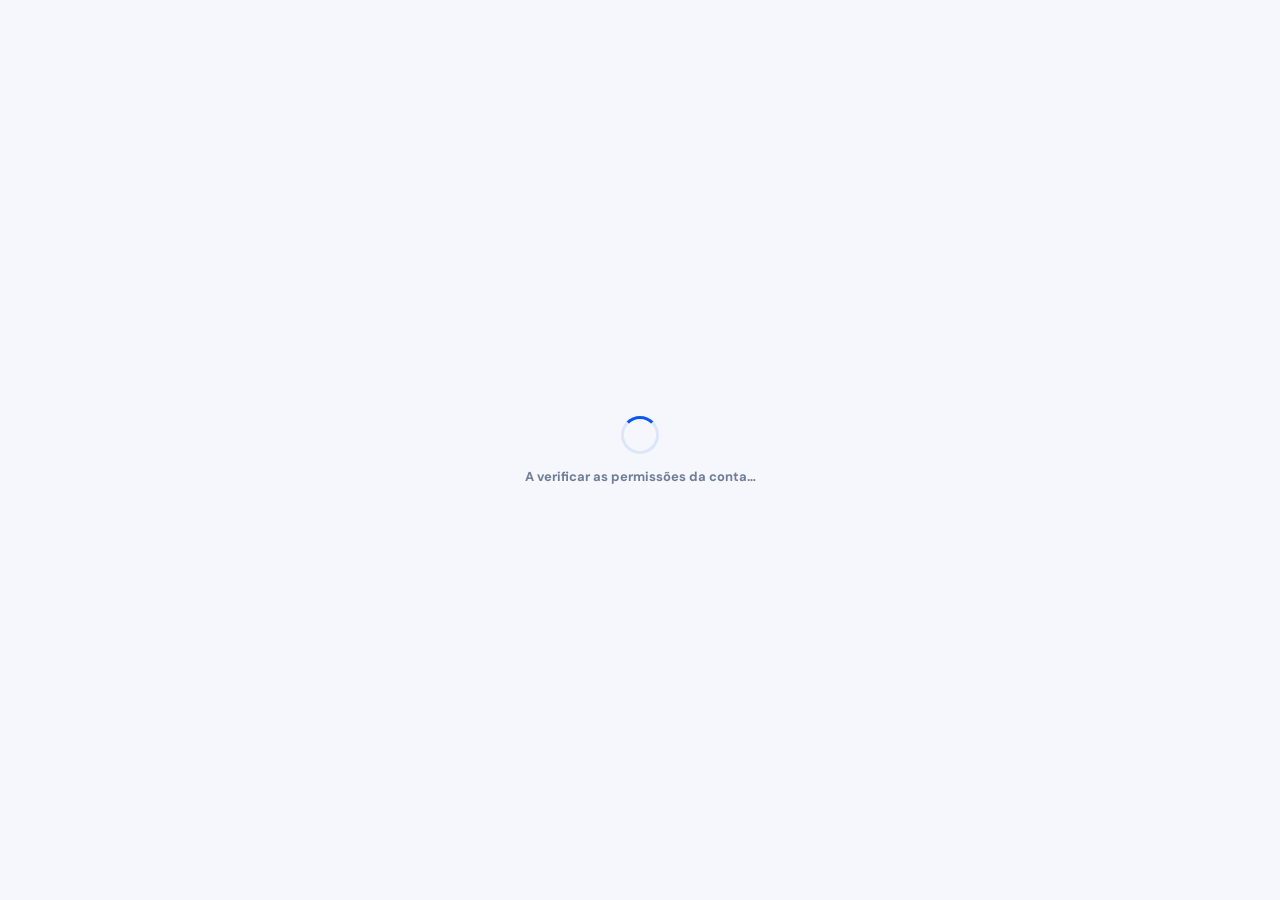
<file: empresa-dashboard.html>
<!doctype html>
<html lang="pt-AO">
<head>
  <meta charset="utf-8">
  <meta name="viewport" content="width=device-width, initial-scale=1">
  <meta name="theme-color" content="#0739a8">
  <meta name="description" content="Dashboard empresarial PULSO para acompanhar publicações moderadas.">
  <title>Dashboard empresarial — PULSO</title>
  <link rel="icon" href="assets/pulso-mark-3d-small.png" type="image/png">
  <link rel="stylesheet" href="styles.css?v=20261121-18">
  <link rel="stylesheet" href="organizational-dashboard.css?v=20261125-01">
  <script type="module" src="./organizational-dashboard.js?v=20261125-01"></script>
  <link rel="stylesheet" href="social-links.css?v=20261123-01">
</head>
<body class="org-dashboard-body" data-org-workspace="business">
  <div class="org-loading" id="orgLoading" role="status"><span class="org-spinner"></span><b>A verificar as permissões da conta…</b></div>
  <main id="orgWorkspace" class="org-workspace" hidden></main>
  <div id="orgToast" class="org-toast" role="status" aria-live="polite"></div>
</body>
</html>
</file>
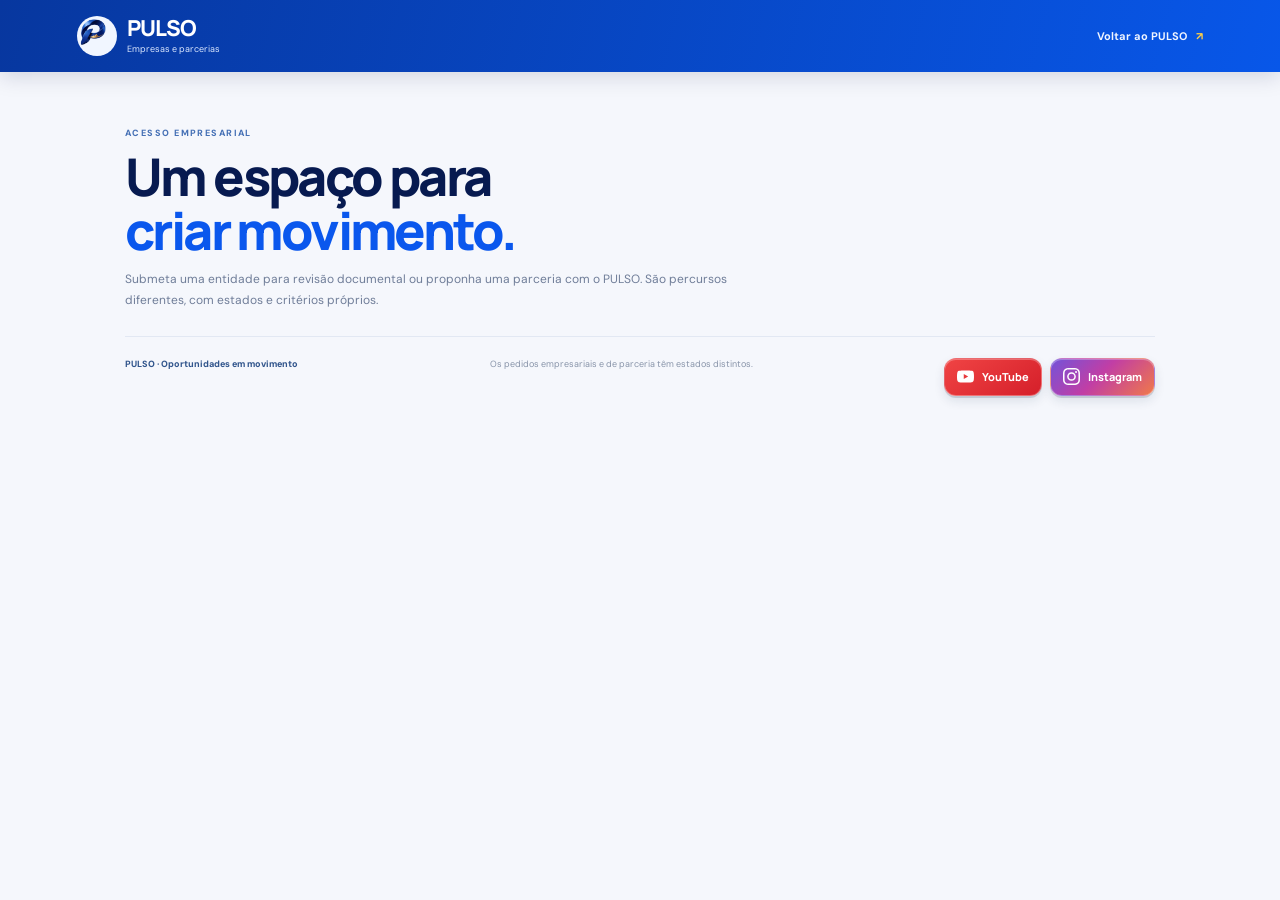
<file: empresas-parceiros.html>
<!doctype html>
<html lang="pt-AO">
<head>
  <meta charset="utf-8">
  <meta name="viewport" content="width=device-width, initial-scale=1">
  <meta name="theme-color" content="#0739a8">
  <meta name="description" content="Pedidos empresariais e de parceria do PULSO.">
  <title>Empresas e parcerias — PULSO</title>
  <link rel="icon" href="assets/pulso-mark-3d-small.png" type="image/png">
  <link rel="stylesheet" href="empresas-parceiros.css?v=20261121-04">
  <script type="module" src="empresas-parceiros.js?v=20261121-04"></script>
  <link rel="manifest" href="./manifest.webmanifest?v=20261121-07">
  <link rel="apple-touch-icon" href="./assets/pwa-icon-192-v2.png">
  <meta name="apple-mobile-web-app-capable" content="yes">
  <meta name="apple-mobile-web-app-title" content="PULSO">
  <meta name="apple-mobile-web-app-status-bar-style" content="default">
  <link rel="stylesheet" href="./pwa.css?v=20261121-07">
  <link rel="stylesheet" href="social-links.css?v=20261123-01">
</head>
<body>
  <header class="portal-header">
    <a class="portal-brand" href="index.html" aria-label="PULSO — página inicial">
      <img src="assets/pulso-mark-3d-small.png" alt="" width="40" height="40">
      <span><strong>PULSO</strong><small>Empresas e parcerias</small></span>
    </a>
    <a class="back-link" href="index.html#empresas">Voltar ao PULSO <span aria-hidden="true">↗︎</span></a>
  </header>

  <main class="portal-shell">
    <section class="portal-intro">
      <span class="eyebrow">ACESSO EMPRESARIAL</span>
      <h1>Um espaço para<br><em>criar movimento.</em></h1>
      <p>Submeta uma entidade para revisão documental ou proponha uma parceria com o PULSO. São percursos diferentes, com estados e critérios próprios.</p>
    </section>

    <section class="auth-panel panel" id="authPanel" hidden aria-labelledby="authTitle">
      <span class="section-label">ÁREA RESERVADA</span>
      <h2 id="authTitle">Entre com a sua conta PULSO</h2>
      <p>Os pedidos ficam associados à sua conta existente. Este portal não cria nem altera contas normais.</p>
      <form id="loginForm" class="form-grid" novalidate>
        <label class="field field-wide">E-mail da conta PULSO<input name="email" type="email" autocomplete="email" required></label>
        <label class="field field-wide">Palavra-passe<input name="password" type="password" autocomplete="current-password" required></label>
        <div class="field-wide feedback" id="loginFeedback" role="status" aria-live="polite" hidden></div>
        <button class="button button-primary field-wide" type="submit">Entrar sem sair deste portal <span aria-hidden="true">→</span></button>
      </form>
      <p class="auth-footnote">Ainda não tem uma conta? <a href="index.html">Crie uma conta normal no PULSO</a> e volte a esta página.</p>
    </section>

    <section class="portal-app" id="portalApp" hidden>
      <div class="account-strip"><span>Conta: <b id="accountEmail"></b></span><button type="button" class="text-button" id="signOutButton">Terminar sessão</button></div>
      <div class="portal-tabs" role="tablist" aria-label="Percursos empresariais">
        <button type="button" class="portal-tab active" role="tab" aria-selected="true" data-view="business">Conta empresarial</button>
        <button type="button" class="portal-tab" role="tab" aria-selected="false" data-view="partnership">Solicitar parceria</button>
        <button type="button" class="portal-tab" role="tab" aria-selected="false" data-view="requests">Acompanhar pedidos</button>
      </div>

      <section class="portal-view" id="view-business" role="tabpanel">
        <div class="view-heading"><span class="section-label">01 / VERIFICAÇÃO DOCUMENTAL</span><h2>Criar conta empresarial</h2><p>Para empresas e organizações com documentação. A aprovação é feita por revisão documental por responsáveis autorizados; este processo não consulta automaticamente um registo oficial.</p></div>
        <form id="businessForm" class="form-grid card-form">
          <h3 class="form-section-title field-wide">Dados da organização</h3>
          <label class="field">Nome legal da empresa<input name="legal_name" autocomplete="organization" required maxlength="180"></label>
          <label class="field">Nome comercial, se diferente<input name="trade_name" maxlength="180"></label>
          <label class="field">NIF<input name="tax_id" required maxlength="48" autocomplete="off"></label>
          <label class="field">N.º de registo comercial, se aplicável<input name="commercial_registration_number" maxlength="80"></label>
          <label class="field">Sector de actividade<select name="sector" required><option value="">Seleccione</option><option>Administração e serviços</option><option>Agricultura e pescas</option><option>Comércio</option><option>Construção e imobiliário</option><option>Educação e formação</option><option>Energia e indústria</option><option>Finanças</option><option>Saúde</option><option>Tecnologia e telecomunicações</option><option>Transportes e logística</option><option>Outro</option></select></label>
          <label class="field">Província<input name="province" required maxlength="100" autocomplete="address-level1"></label>
          <label class="field">Município<input name="municipality" required maxlength="100" autocomplete="address-level2"></label>
          <label class="field field-wide">Endereço<input name="address" required maxlength="240" autocomplete="street-address"></label>
          <label class="field">Website oficial, se existir<input name="website" type="url" inputmode="url" placeholder="https://"></label>
          <label class="field">E-mail institucional<input name="institutional_email" type="email" required autocomplete="email"></label>
          <label class="field">Telefone da organização<input name="organization_phone" type="tel" required autocomplete="tel"></label>

          <h3 class="form-section-title field-wide">Representante</h3>
          <label class="field">Nome completo<input name="representative_full_name" required maxlength="180" autocomplete="name"></label>
          <label class="field">Cargo na empresa<input name="representative_role" required maxlength="120"></label>
          <label class="field">E-mail do representante<input name="representative_email" type="email" required autocomplete="email"></label>
          <label class="field">Contacto do representante<input name="representative_phone" type="tel" required autocomplete="tel"></label>

          <h3 class="form-section-title field-wide">Documentos de suporte</h3>
          <p class="field-wide upload-note">PDF, JPG, PNG ou WEBP; máximo de 10 MB por ficheiro. Os documentos são privados e visíveis apenas ao titular do pedido e a responsáveis autorizados. Pode submeter o pedido e completar documentos pendentes depois.</p>
          <label class="field upload-field">Certidão comercial<input type="file" data-initial-document="commercial_certificate" accept="application/pdf,image/jpeg,image/png,image/webp"><small>Documento da entidade, se disponível.</small></label>
          <label class="field upload-field">Documento de NIF<input type="file" data-initial-document="tax_document" accept="application/pdf,image/jpeg,image/png,image/webp"><small>Comprovativo/declaração de NIF.</small></label>
          <label class="field upload-field">Alvará, quando aplicável<input type="file" data-initial-document="business_license" accept="application/pdf,image/jpeg,image/png,image/webp"><small>Envie apenas se aplicável à actividade.</small></label>
          <label class="field upload-field">Identificação do representante<input type="file" data-initial-document="representative_id" accept="application/pdf,image/jpeg,image/png,image/webp"></label>
          <label class="field upload-field field-wide">Procuração ou prova de representação, se necessária<input type="file" data-initial-document="representation_proof" accept="application/pdf,image/jpeg,image/png,image/webp"></label>
          <label class="consent field-wide"><input name="consent_accepted" type="checkbox" required><span>Confirmo que posso submeter estes dados e documentos e autorizo a sua utilização para analisar este pedido de conta empresarial.</span></label>
          <div class="field-wide feedback" id="businessFeedback" role="status" aria-live="polite" hidden></div>
          <button class="button button-primary field-wide" type="submit">Submeter pedido empresarial <span aria-hidden="true">→</span></button>
        </form>
      </section>

      <section class="portal-view" id="view-partnership" role="tabpanel" hidden>
        <div class="view-heading"><span class="section-label">02 / COLABORAÇÃO</span><h2>Solicitar parceria</h2><p>Para startups, projectos, pequenos negócios e organizações que pretendem colaborar com o PULSO, mesmo sem documentação completa para uma verificação empresarial formal.</p></div>
        <form id="partnershipForm" class="form-grid card-form">
          <label class="field field-wide">Nome do projecto ou organização<input name="organization_name" required maxlength="180"></label>
          <label class="field field-wide">Descrição da actividade<textarea name="activity_description" rows="4" required maxlength="3000"></textarea></label>
          <label class="field">Nome do responsável<input name="representative_name" required maxlength="180" autocomplete="name"></label>
          <label class="field">E-mail de contacto<input name="representative_email" type="email" required autocomplete="email"></label>
          <label class="field">Contacto telefónico<input name="representative_phone" type="tel" required autocomplete="tel"></label>
          <label class="field">Província<input name="province" required maxlength="100"></label>
          <label class="field">Município<input name="municipality" required maxlength="100"></label>
          <label class="field field-wide">Website ou redes sociais, se existirem<textarea name="website_or_social_links" rows="2" maxlength="1000" placeholder="Pode indicar vários links, um por linha."></textarea></label>
          <label class="field field-wide">Tipo de colaboração pretendida<select name="collaboration_type" required><option value="">Seleccione</option><option>Emprego e recrutamento</option><option>Formação e desenvolvimento de competências</option><option>Bolsas e educação</option><option>Conteúdo e divulgação</option><option>Apoio, mentoria ou recursos</option><option>Outra colaboração</option></select></label>
          <label class="field field-wide">Por que motivo pretende estabelecer esta parceria?<textarea name="collaboration_reason" rows="4" required maxlength="3000"></textarea></label>
          <label class="consent field-wide"><input name="consent_accepted" type="checkbox" required><span>Confirmo que posso submeter estes dados e autorizo a sua utilização para analisar este pedido de parceria.</span></label>
          <div class="field-wide feedback" id="partnershipFeedback" role="status" aria-live="polite" hidden></div>
          <button class="button button-primary field-wide" type="submit">Enviar pedido de parceria <span aria-hidden="true">→</span></button>
        </form>
      </section>

      <section class="portal-view" id="view-requests" role="tabpanel" hidden>
        <div class="view-heading view-heading-row"><div><span class="section-label">03 / ESTADO DOS PEDIDOS</span><h2>Acompanhar pedidos</h2><p>Os estados são actualizados após revisão por responsáveis autorizados.</p></div><button type="button" class="button button-secondary" id="refreshButton">Actualizar estados</button></div>
        <div class="feedback" id="requestsFeedback" role="status" aria-live="polite" hidden></div>
        <div id="futureSpaces" class="future-spaces" aria-live="polite"></div>
        <div id="requestList" class="request-list"></div>
      </section>
    </section>

    <footer class="portal-footer"><span>PULSO · Oportunidades em movimento</span><span>Os pedidos empresariais e de parceria têm estados distintos.</span><div class="pulso-social-links pulso-social-links--footer" aria-label="Redes sociais do PULSO">
      <a class="pulso-social-link social-youtube" href="https://www.youtube.com/@PULSOAO" target="_blank" rel="noopener noreferrer" aria-label="PULSO no YouTube, abre num novo separador"><img src="assets/social/youtube.svg" alt=""><span>YouTube</span></a>
      <a class="pulso-social-link social-instagram" href="https://www.instagram.com/pulso.ao_?jplx=MWhxdjhzZG0xbnR0cw==" target="_blank" rel="noopener noreferrer" aria-label="PULSO no Instagram, abre num novo separador"><img src="assets/social/instagram.svg" alt=""><span>Instagram</span></a>
    </div></footer>
  </main>
  <script src="./pwa.js?v=20261121-05" defer></script>
</body>
</html>
</file>
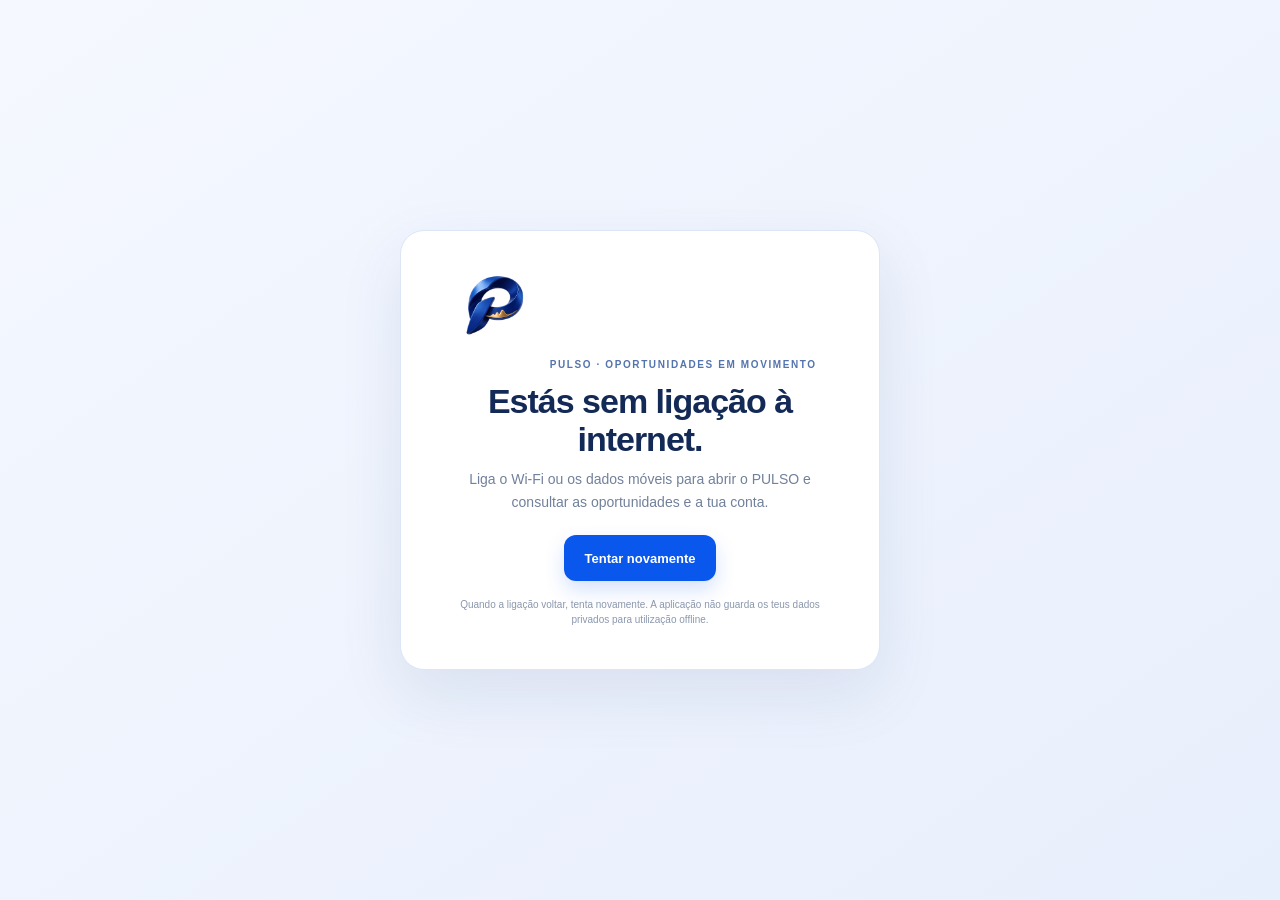
<file: offline.html>
<!doctype html>
<html lang="pt-AO">
<head>
  <meta charset="utf-8">
  <meta name="viewport" content="width=device-width, initial-scale=1">
  <meta name="theme-color" content="#0739a8">
  <title>Sem ligação — PULSO</title>
  <link rel="icon" href="./assets/pwa-icon-192.png" type="image/png">
  <link rel="stylesheet" href="./pwa.css">
  <style>
    *{box-sizing:border-box}body{min-height:100vh;margin:0;display:grid;place-items:center;padding:24px;background:linear-gradient(145deg,#f5f8ff,#e8effc);color:#13264d;font-family:'DM Sans',Arial,sans-serif}.offline-card{width:min(100%,480px);padding:clamp(24px,6vw,42px);border:1px solid #dce6f7;border-radius:24px;background:#fff;text-align:center;box-shadow:0 24px 65px #12346b18}.offline-logo{width:82px;height:82px;object-fit:contain;margin:0 auto 13px}.offline-kicker{color:#5474ad;font-size:10px;font-weight:800;letter-spacing:.16em;text-transform:uppercase}.offline-card h1{margin:10px 0;color:#142a56;font-size:clamp(26px,7vw,34px);line-height:1.12;letter-spacing:-1px}.offline-card p{margin:0 auto 21px;max-width:360px;color:#71809b;font-size:14px;line-height:1.65}.offline-card button{min-height:46px;padding:0 20px;border:0;border-radius:12px;background:#0a57ed;color:#fff;font-size:13px;font-weight:800;cursor:pointer;box-shadow:0 9px 20px #0a57ed2c}.offline-note{display:block;margin-top:16px;color:#8b97ad;font-size:10px;line-height:1.5}
  </style>
</head>
<body>
  <main class="offline-card">
    <img class="offline-logo" src="./assets/pulso-mark-3d-small.png" alt="PULSO">
    <span class="offline-kicker">PULSO · OPORTUNIDADES EM MOVIMENTO</span>
    <h1>Estás sem ligação à internet.</h1>
    <p>Liga o Wi-Fi ou os dados móveis para abrir o PULSO e consultar as oportunidades e a tua conta.</p>
    <button type="button" onclick="location.reload()">Tentar novamente</button>
    <small class="offline-note">Quando a ligação voltar, tenta novamente. A aplicação não guarda os teus dados privados para utilização offline.</small>
  </main>
</body>
</html>
</file>
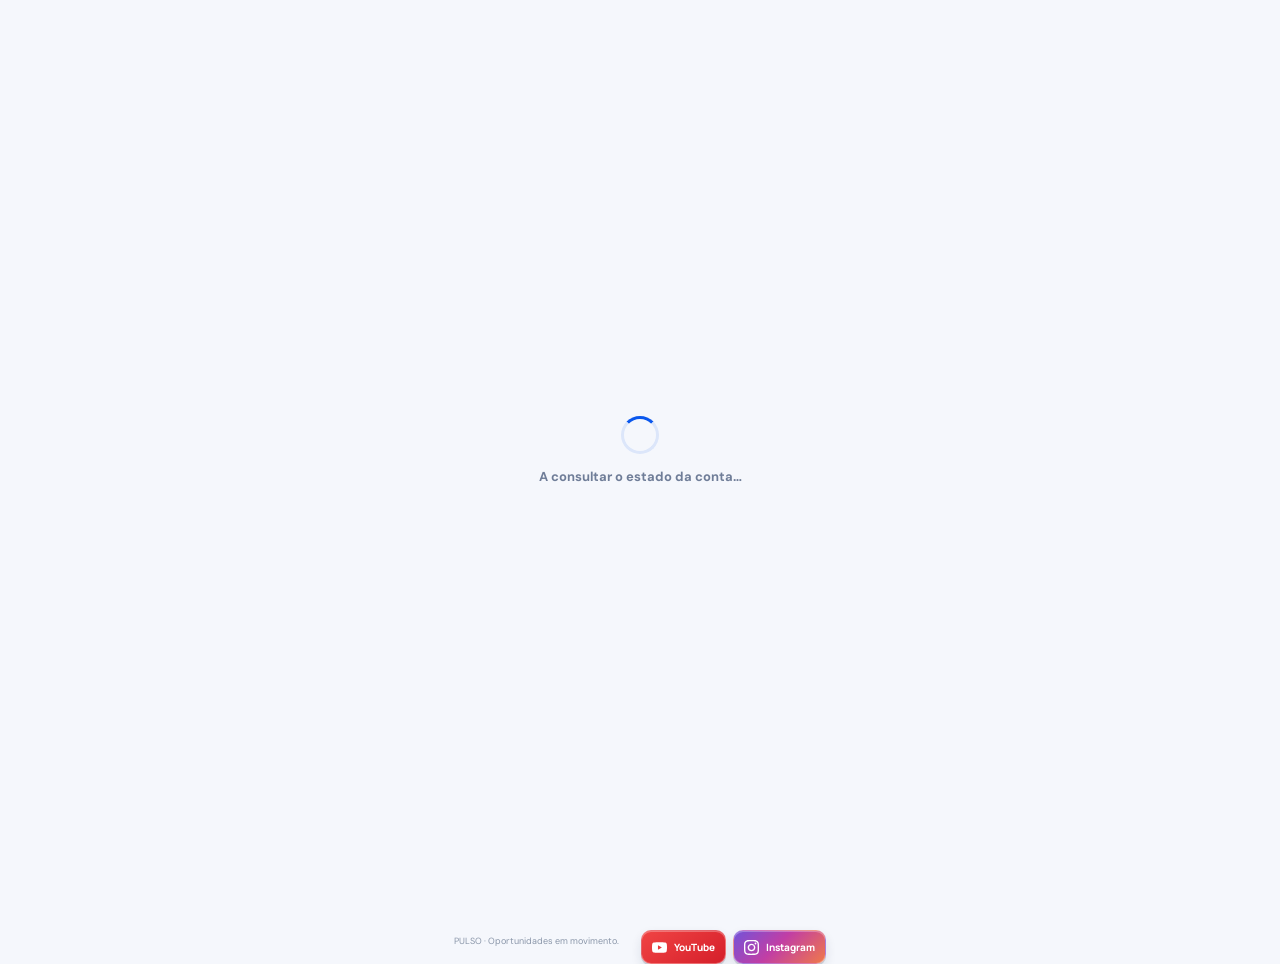
<file: organization-account-status.html>
<!doctype html>
<html lang="pt-AO">
<head>
  <meta charset="utf-8">
  <meta name="viewport" content="width=device-width, initial-scale=1">
  <meta name="theme-color" content="#0739a8">
  <meta name="description" content="Estado de acesso da conta organizacional PULSO.">
  <title>Estado da conta — PULSO</title>
  <link rel="icon" href="assets/pulso-mark-3d-small.png" type="image/png">
  <link rel="stylesheet" href="styles.css?v=20261121-18">
  <link rel="stylesheet" href="organizational-dashboard.css?v=20261122-01">
  <script type="module" src="./organization-account-status.js?v=20261122-01"></script>
  <link rel="stylesheet" href="social-links.css?v=20261123-01">
</head>
<body class="org-dashboard-body">
  <div class="org-loading" id="statusLoading" role="status"><span class="org-spinner"></span><b>A consultar o estado da conta…</b></div>
  <main class="org-workspace" id="accountStatusPage" hidden></main>
  <footer class="org-footer"><div class="pulso-social-footer"><span>PULSO · Oportunidades em movimento.</span><div class="pulso-social-links pulso-social-links--compact pulso-social-links--org" aria-label="Redes sociais do PULSO"><a class="pulso-social-link social-youtube" href="https://www.youtube.com/@PULSOAO" target="_blank" rel="noopener noreferrer" aria-label="PULSO no YouTube, abre num novo separador"><img src="assets/social/youtube.svg" alt=""><span>YouTube</span></a><a class="pulso-social-link social-instagram" href="https://www.instagram.com/pulso.ao_?jplx=MWhxdjhzZG0xbnR0cw==" target="_blank" rel="noopener noreferrer" aria-label="PULSO no Instagram, abre num novo separador"><img src="assets/social/instagram.svg" alt=""><span>Instagram</span></a></div></div></footer>
</body>
</html>
</file>
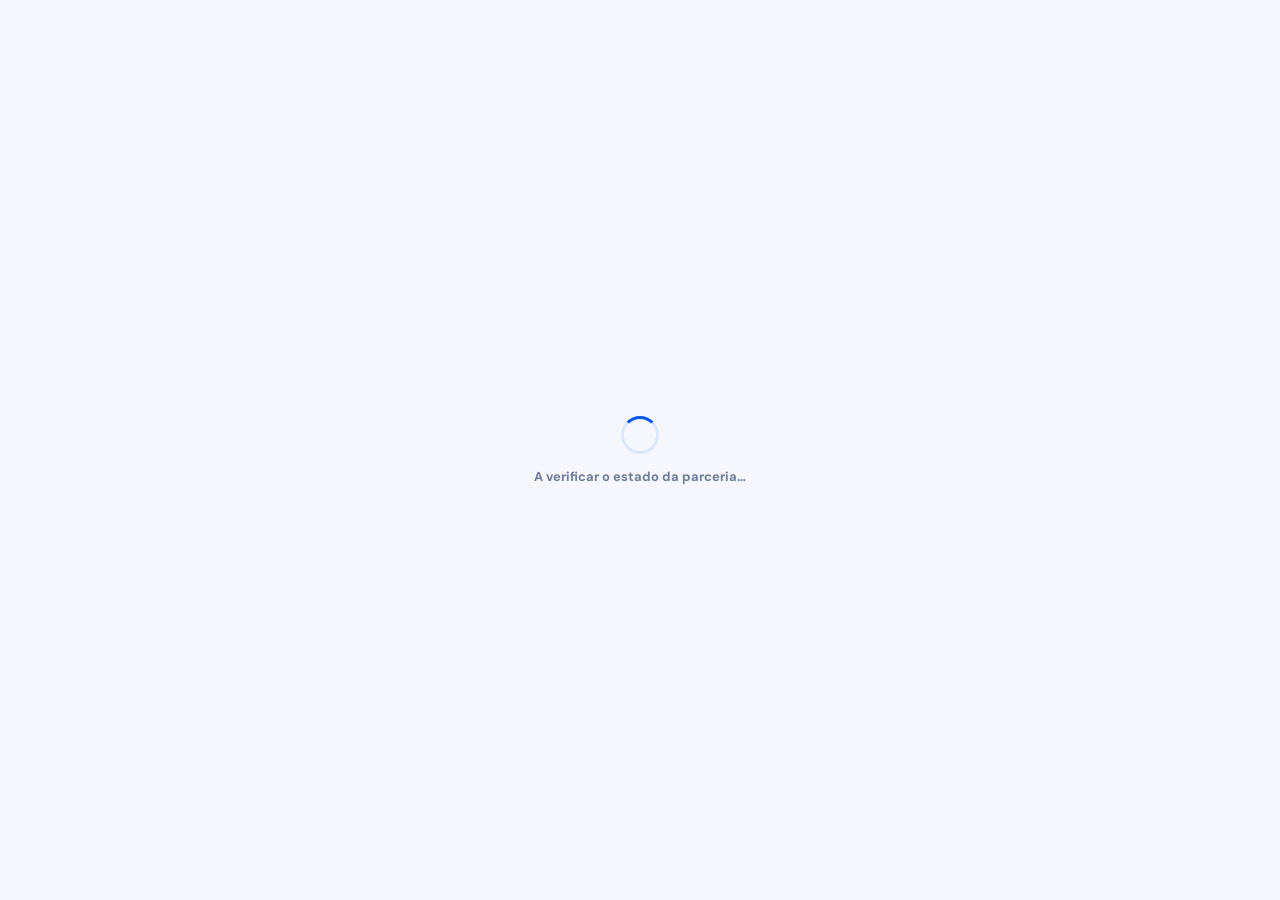
<file: parceiro-dashboard.html>
<!doctype html>
<html lang="pt-AO">
<head>
  <meta charset="utf-8">
  <meta name="viewport" content="width=device-width, initial-scale=1">
  <meta name="theme-color" content="#0739a8">
  <meta name="description" content="Dashboard Parceiro PULSO para acompanhar pedidos e oportunidades submetidas.">
  <title>Dashboard Parceiro PULSO</title>
  <link rel="icon" href="assets/pulso-mark-3d-small.png" type="image/png">
  <link rel="stylesheet" href="styles.css?v=20261121-18">
  <link rel="stylesheet" href="organizational-dashboard.css?v=20261125-01">
  <script type="module" src="./organizational-dashboard.js?v=20261125-01"></script>
  <link rel="stylesheet" href="social-links.css?v=20261123-01">
</head>
<body class="org-dashboard-body" data-org-workspace="partner">
  <div class="org-loading" id="orgLoading" role="status"><span class="org-spinner"></span><b>A verificar o estado da parceria…</b></div>
  <main id="orgWorkspace" class="org-workspace" hidden></main>
  <div id="orgToast" class="org-toast" role="status" aria-live="polite"></div>
</body>
</html>
</file>
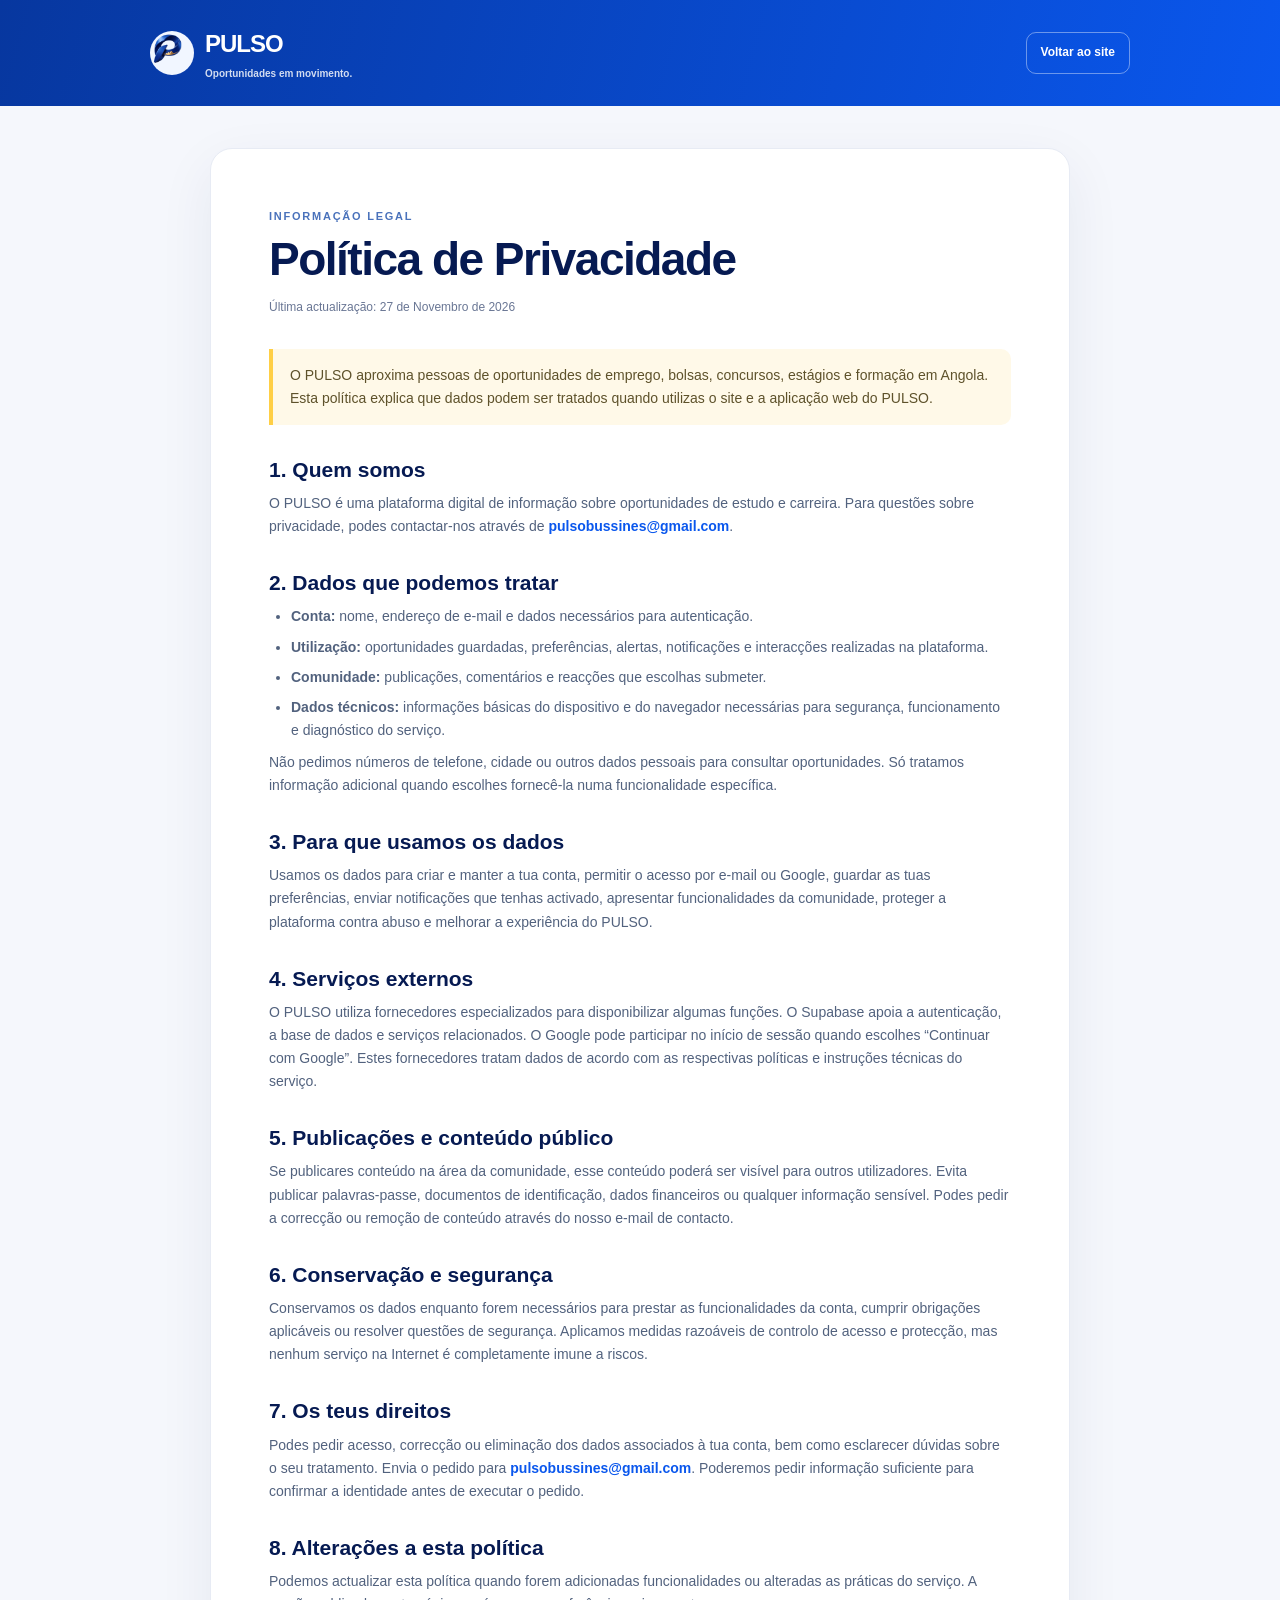
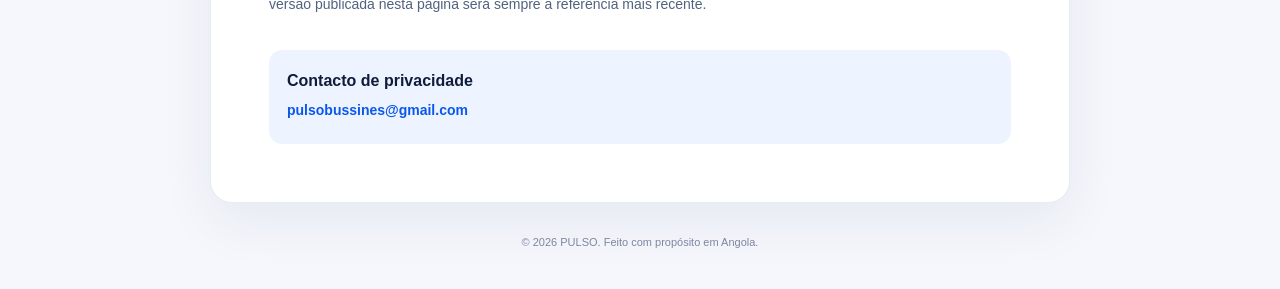
<file: privacidade.html>
<!doctype html>
<html lang="pt-AO">
<head>
  <meta charset="utf-8">
  <meta name="viewport" content="width=device-width, initial-scale=1">
  <meta name="theme-color" content="#061a52">
  <meta name="description" content="Política de Privacidade do PULSO — oportunidades de estudo e carreira em Angola.">
  <link rel="icon" href="assets/pulso-mark-3d-small.png" type="image/png">
  <title>Política de Privacidade — PULSO</title>
  <style>
    :root{--navy:#061a52;--blue:#0a57ed;--ink:#101c3c;--muted:#697694;--paper:#f5f7fc;--line:#e7ebf4;--yellow:#ffcf45}
    *{box-sizing:border-box}html{-webkit-text-size-adjust:100%;text-size-adjust:100%;scroll-behavior:smooth}
    body{margin:0;background:var(--paper);color:var(--ink);font-family:Arial,"Helvetica Neue",sans-serif;line-height:1.65}
    a{color:var(--blue);font-weight:700;text-decoration:none}a:hover{text-decoration:underline}
    .page-header{background:linear-gradient(105deg,#07379f,#0a57ed);color:#fff;padding:24px max(22px,calc((100% - 980px)/2));display:flex;align-items:center;justify-content:space-between;gap:20px}
    .brand{display:inline-flex;align-items:center;gap:11px;color:#fff}.brand img{width:44px;height:44px;border-radius:50%;background:#f1f6ff;padding:2px}.brand strong{display:block;font-size:24px;letter-spacing:-1px}.brand small{display:block;margin-top:2px;font-size:10px;opacity:.82}
    .back-link{color:#fff;border:1px solid #ffffff66;border-radius:10px;padding:10px 14px;font-size:12px;white-space:nowrap}
    main{width:min(92%,860px);margin:42px auto 64px}.paper{background:#fff;border:1px solid var(--line);border-radius:22px;padding:clamp(24px,5vw,58px);box-shadow:0 18px 55px #142a5a12}
    .eyebrow{margin:0 0 9px;color:#4a72bb;font-size:11px;font-weight:800;letter-spacing:.16em;text-transform:uppercase}.paper h1{margin:0;color:var(--navy);font-size:clamp(30px,5vw,46px);line-height:1.12;letter-spacing:-1.5px}.updated{margin:12px 0 31px;color:var(--muted);font-size:12px}.intro{padding:15px 17px;border-left:4px solid var(--yellow);border-radius:0 10px 10px 0;background:#fff9e8;color:#5e522b;font-size:14px}
    section{margin-top:32px}h2{margin:0 0 9px;color:var(--navy);font-size:21px;line-height:1.25}p,li{font-size:14px}p{margin:9px 0;color:#52627e}ul{margin:9px 0;padding-left:22px;color:#52627e}li{margin:7px 0}.contact{margin-top:34px;padding:18px;border-radius:13px;background:#eef4ff}.contact p{margin:4px 0}.page-footer{width:min(92%,860px);margin:-34px auto 38px;color:#7b87a0;font-size:11px;text-align:center}
    @media(max-width:600px){.page-header{align-items:flex-start;padding:18px 17px}.brand strong{font-size:21px}.brand img{width:39px;height:39px}.back-link{padding:8px 10px;font-size:10px}.paper{border-radius:16px;padding:23px 19px}.paper h1{font-size:31px}p,li{font-size:13px}}
  </style>
</head>
<body>
  <header class="page-header">
    <a class="brand" href="./index.html" aria-label="Voltar ao PULSO">
      <img src="assets/pulso-mark-3d-small.png" alt="">
      <span><strong>PULSO</strong><small>Oportunidades em movimento.</small></span>
    </a>
    <a class="back-link" href="./index.html">Voltar ao site</a>
  </header>
  <main>
    <article class="paper">
      <p class="eyebrow">Informação legal</p>
      <h1>Política de Privacidade</h1>
      <p class="updated">Última actualização: 27 de Novembro de 2026</p>
      <p class="intro">O PULSO aproxima pessoas de oportunidades de emprego, bolsas, concursos, estágios e formação em Angola. Esta política explica que dados podem ser tratados quando utilizas o site e a aplicação web do PULSO.</p>

      <section>
        <h2>1. Quem somos</h2>
        <p>O PULSO é uma plataforma digital de informação sobre oportunidades de estudo e carreira. Para questões sobre privacidade, podes contactar-nos através de <a href="mailto:pulsobussines@gmail.com">pulsobussines@gmail.com</a>.</p>
      </section>

      <section>
        <h2>2. Dados que podemos tratar</h2>
        <ul>
          <li><strong>Conta:</strong> nome, endereço de e-mail e dados necessários para autenticação.</li>
          <li><strong>Utilização:</strong> oportunidades guardadas, preferências, alertas, notificações e interacções realizadas na plataforma.</li>
          <li><strong>Comunidade:</strong> publicações, comentários e reacções que escolhas submeter.</li>
          <li><strong>Dados técnicos:</strong> informações básicas do dispositivo e do navegador necessárias para segurança, funcionamento e diagnóstico do serviço.</li>
        </ul>
        <p>Não pedimos números de telefone, cidade ou outros dados pessoais para consultar oportunidades. Só tratamos informação adicional quando escolhes fornecê-la numa funcionalidade específica.</p>
      </section>

      <section>
        <h2>3. Para que usamos os dados</h2>
        <p>Usamos os dados para criar e manter a tua conta, permitir o acesso por e-mail ou Google, guardar as tuas preferências, enviar notificações que tenhas activado, apresentar funcionalidades da comunidade, proteger a plataforma contra abuso e melhorar a experiência do PULSO.</p>
      </section>

      <section>
        <h2>4. Serviços externos</h2>
        <p>O PULSO utiliza fornecedores especializados para disponibilizar algumas funções. O Supabase apoia a autenticação, a base de dados e serviços relacionados. O Google pode participar no início de sessão quando escolhes “Continuar com Google”. Estes fornecedores tratam dados de acordo com as respectivas políticas e instruções técnicas do serviço.</p>
      </section>

      <section>
        <h2>5. Publicações e conteúdo público</h2>
        <p>Se publicares conteúdo na área da comunidade, esse conteúdo poderá ser visível para outros utilizadores. Evita publicar palavras-passe, documentos de identificação, dados financeiros ou qualquer informação sensível. Podes pedir a correcção ou remoção de conteúdo através do nosso e-mail de contacto.</p>
      </section>

      <section>
        <h2>6. Conservação e segurança</h2>
        <p>Conservamos os dados enquanto forem necessários para prestar as funcionalidades da conta, cumprir obrigações aplicáveis ou resolver questões de segurança. Aplicamos medidas razoáveis de controlo de acesso e protecção, mas nenhum serviço na Internet é completamente imune a riscos.</p>
      </section>

      <section>
        <h2>7. Os teus direitos</h2>
        <p>Podes pedir acesso, correcção ou eliminação dos dados associados à tua conta, bem como esclarecer dúvidas sobre o seu tratamento. Envia o pedido para <a href="mailto:pulsobussines@gmail.com">pulsobussines@gmail.com</a>. Poderemos pedir informação suficiente para confirmar a identidade antes de executar o pedido.</p>
      </section>

      <section>
        <h2>8. Alterações a esta política</h2>
        <p>Podemos actualizar esta política quando forem adicionadas funcionalidades ou alteradas as práticas do serviço. A versão publicada nesta página será sempre a referência mais recente.</p>
      </section>

      <div class="contact"><strong>Contacto de privacidade</strong><p><a href="mailto:pulsobussines@gmail.com">pulsobussines@gmail.com</a></p></div>
    </article>
  </main>
  <p class="page-footer">© 2026 PULSO. Feito com propósito em Angola.</p>
</body>
</html>
</file>
<file: styles.css>
@import url('https://fonts.googleapis.com/css2?family=DM+Sans:wght@400;500;600;700;800&family=Manrope:wght@400;500;600;700;800&display=swap');
:root{--navy:#061a52;--blue:#0649cf;--royal:#0a57ed;--sky:#dceaff;--yellow:#ffcf45;--ink:#101c3c;--muted:#697694;--paper:#f5f7fc;--white:#fff;--line:#e7ebf4;--green:#168c66;--shadow:0 18px 55px #142a5a14;--radius:22px}*{box-sizing:border-box}html{scroll-behavior:smooth;scroll-padding-top:88px}body{margin:0;background:#fff;color:var(--ink);font-family:'DM Sans',sans-serif;-webkit-font-smoothing:antialiased}button,input{font:inherit}button,a{-webkit-tap-highlight-color:transparent}a{color:inherit;text-decoration:none}button{cursor:pointer}.sr-only{position:absolute;width:1px;height:1px;padding:0;margin:-1px;overflow:hidden;clip:rect(0,0,0,0);white-space:nowrap;border:0}.demo-banner{min-height:30px;display:flex;align-items:center;justify-content:center;gap:8px;padding:5px 14px;background:#fff6dc;color:#71581b;font-size:11px;font-weight:700;letter-spacing:.02em}.demo-dot{height:7px;width:7px;background:#e3a900;border-radius:50%}.site-header{height:78px;padding:0 clamp(20px,5vw,76px);display:flex;align-items:center;justify-content:space-between;background:linear-gradient(100deg,#07379f,#0857e9);color:white;position:sticky;top:0;z-index:30;box-shadow:0 5px 20px #02174425}.brand{display:flex;align-items:center;gap:10px;min-width:184px}.brand img{width:43px;height:43px}.site-header .brand img{background:#f1f6ff;border-radius:50%;padding:2px;box-shadow:0 2px 12px #041b4d70}.brand-copy{display:flex;flex-direction:column;line-height:1}.brand-copy strong{font:800 25px 'Manrope',sans-serif;letter-spacing:-1.3px}.brand-copy small{font-size:9px;margin-top:5px;opacity:.85;letter-spacing:.015em}.main-nav{display:flex;align-items:center;gap:clamp(16px,2.2vw,34px)}.nav-link{position:relative;font-size:12px;font-weight:600;color:#e5edff;transition:color .2s}.nav-link:hover,.nav-link.active{color:white}.nav-link.active:after{content:'';position:absolute;height:3px;left:0;right:0;bottom:-12px;background:var(--yellow);border-radius:4px}.chevron{font-size:16px;margin-left:2px}.header-actions{display:flex;align-items:center;gap:9px}.btn{border:0;border-radius:12px;padding:11px 17px;font-weight:800;font-size:12px;transition:transform .18s,box-shadow .18s,background .18s;display:inline-flex;align-items:center;justify-content:center;gap:9px}.btn:hover{transform:translateY(-1px)}.btn-yellow{background:var(--yellow);color:#182650;box-shadow:0 5px 15px #ffca3a30}.btn-yellow:hover{background:#ffdb75}.btn-outline-light{color:#fff;border:1px solid #dbe7ffb0;background:#ffffff0c}.btn-ghost{background:#eef3ff;color:var(--blue)}.btn-outline-blue{color:var(--blue);border:1px solid #cbd8f2;background:white}.icon-btn{position:relative;border:0;background:#ffffff22;color:white;border-radius:50%;height:39px;width:39px;font-size:17px}.icon-btn i{position:absolute;right:8px;top:7px;width:7px;height:7px;background:var(--yellow);border:1px solid #1655ce;border-radius:50%}.bell-icon{display:inline-block;transform:rotate(180deg)}.menu-toggle,.nav-mobile-actions{display:none}.hero{min-height:580px;padding:65px clamp(24px,7.4vw,112px) 34px;color:white;background:#073ba8;position:relative;isolation:isolate;overflow:hidden;display:flex;flex-direction:column;justify-content:space-between}.hero-image{position:absolute;inset:0 0 0 27%;z-index:-2;background:url('assets/luanda-hero.jpg?v=20261121-01') center 47%/cover no-repeat;opacity:.87}.hero-shade{position:absolute;z-index:-1;inset:0;background:linear-gradient(90deg,#07389e 3%,#07389eeF 27%,#07389eaa 48%,#0531841e 83%),linear-gradient(0deg,#061d65ba 0%,transparent 37%)}.hero-content{position:relative;max-width:760px;padding:20px 0 30px}.eyebrow,.section-kicker{font-size:10px;text-transform:uppercase;letter-spacing:.17em;font-weight:800}.eyebrow{color:#d8e6ff;display:flex;align-items:center;gap:8px;margin:0 0 17px}.sparkle{color:var(--yellow);font-size:16px}.hero h1{font:800 clamp(42px,4.4vw,62px)/1.04 'Manrope',sans-serif;letter-spacing:-3.5px;margin:0 0 16px;max-width:750px}.hero h1 em{font-style:normal;color:var(--yellow)}.hero-content>p{font-size:15px;line-height:1.6;font-weight:500;color:#edf3ff;margin:0 0 22px}.search-box{height:53px;max-width:540px;width:100%;display:flex;align-items:center;padding:5px 6px 5px 17px;background:white;border-radius:15px;box-shadow:0 10px 30px #04164338;color:var(--ink);gap:10px}.search-icon{font-size:26px;color:#315184;line-height:1;transform:rotate(-20deg)}.search-box input{border:0;outline:0;min-width:0;flex:1;background:transparent;color:#14244e;font-size:12px}.search-box input::placeholder{color:#8590a7}.search-box button{border:0;border-radius:11px;background:var(--royal);color:white;padding:12px 18px;font-size:12px;font-weight:800;white-space:nowrap}.search-box button span{font-size:16px;margin-left:7px}.hero-proof{display:flex;align-items:center;gap:10px;margin-top:17px;font-size:10px;color:#deebff}.proof-avatars{display:flex;padding-left:3px}.proof-avatars b{width:21px;height:21px;display:grid;place-items:center;border:1px solid white;border-radius:50%;background:#e2bca1;color:#102b69;font-size:8px;margin-left:-3px}.proof-avatars b:nth-child(2){background:#d9916a}.proof-avatars b:nth-child(3){background:#9bc5dc}.hero-stamp{position:absolute;right:clamp(25px,8vw,122px);bottom:165px;transform:rotate(-8deg);color:white;text-align:left;text-shadow:0 3px 15px #0016427a}.stamp-small{font-size:10px;display:block;text-transform:uppercase;letter-spacing:.14em}.hero-stamp strong{font:800 29px/1.02 'Manrope',sans-serif;letter-spacing:-1px}.hero-stamp em{font-style:normal;color:var(--yellow)}.stamp-arrow{font-size:32px;color:var(--yellow);margin-left:10px}.hero-bottom{display:grid;grid-template-columns:repeat(5,1fr);max-width:950px;gap:10px;position:relative}.quick-category{min-height:67px;display:flex;align-items:center;gap:11px;padding:12px 14px;border:1px solid #b9d2ff44;background:#ffffff17;backdrop-filter:blur(8px);border-radius:14px;transition:.2s}.quick-category:hover{background:#ffffff28;transform:translateY(-3px);border-color:#fff8}.cat-icon{height:37px;width:37px;display:grid;place-items:center;border-radius:11px;background:#dceaff1f;color:#bfe2ff;font-size:25px}.quick-category:nth-child(3) .cat-icon{color:var(--yellow)}.quick-category b,.quick-category small{display:block}.quick-category b{font-size:12px}.quick-category small{font-size:9px;color:#d0def9;margin-top:4px}.cat-arrow{margin-left:auto;color:#d5e2ff;font-size:15px}.hero-index{position:absolute;right:4.5%;top:50%;display:flex;align-items:center;gap:8px;font-size:9px;color:#e4edff;writing-mode:vertical-rl}.index-line{width:1px;height:34px;background:#ffffff8a}.trust-strip{padding:15px clamp(24px,7.4vw,112px);display:flex;gap:clamp(18px,4vw,55px);align-items:center;background:#f4f7fd;color:#4b5b7d;font-size:10px;font-weight:700}.trust-strip i{font-style:normal;color:var(--green);font-weight:900;margin-right:6px}.trust-note{margin-left:auto;color:#8290aa;font-size:9px;font-weight:500}.section{padding:88px clamp(24px,7.4vw,112px)}.section-heading{display:flex;justify-content:space-between;align-items:end;margin-bottom:28px;gap:24px}.section-kicker{color:#4a72bb;display:block;margin-bottom:10px}.section-heading h2,.insight-content h2{font:800 clamp(29px,3.2vw,44px)/1.12 'Manrope',sans-serif;letter-spacing:-1.8px;margin:0;color:var(--ink)}.section-heading h2 span{color:var(--royal)}.section-heading p{font-size:13px;color:#74809a;margin:11px 0 0}.text-link{display:inline-flex;align-items:center;gap:10px;color:var(--royal);font-size:12px;font-weight:800;white-space:nowrap}.text-link span{font-size:17px}.opportunity-layout{display:grid;grid-template-columns:minmax(0,1fr) 285px;gap:26px;align-items:start}.filter-row{display:flex;gap:8px;overflow-x:auto;padding:0 0 15px;scrollbar-width:none}.filter-row::-webkit-scrollbar{display:none}.filter-chip{border:1px solid #e4e9f3;background:white;border-radius:30px;padding:9px 13px;color:#63708b;font-size:10px;font-weight:700;white-space:nowrap}.filter-chip.selected{background:var(--royal);border-color:var(--royal);color:white;box-shadow:0 6px 16px #0755e529}.filter-chip span{opacity:.75;margin-left:4px}.search-results-note{font-size:11px;color:#7b87a0;min-height:18px}.opportunity-list{display:grid;gap:10px}.op-card{display:grid;grid-template-columns:49px minmax(0,1fr) auto 34px 34px;align-items:center;gap:14px;padding:16px;border:1px solid var(--line);border-radius:17px;background:#fff;transition:.2s}.op-card:hover{box-shadow:var(--shadow);border-color:#d3ddf1;transform:translateY(-2px)}.org-mark{height:45px;width:45px;border-radius:13px;background:#eef3ff;color:var(--blue);display:grid;place-items:center;font:800 13px 'Manrope',sans-serif;letter-spacing:-.5px}.org-mark.gold{background:#fff5d9;color:#ae7c00}.org-mark.rose{background:#fff0ed;color:#d5523d}.org-mark.green{background:#e7f6ef;color:#15845e}.op-copy h3{font-size:13px;margin:0 0 5px;color:#172448}.op-copy .org-name{font-size:10px;color:#7985a0}.op-meta{display:flex;flex-wrap:wrap;gap:8px;margin-top:8px;color:#687692;font-size:9px}.op-meta span{display:flex;align-items:center;gap:4px}.op-badge{align-self:start;margin-top:1px;padding:6px 9px;border-radius:30px;background:#edf8f3;color:#16855f;font-size:8px;font-weight:800;white-space:nowrap}.op-badge.signal{background:#f1edff;color:#6a4bc1}.op-badge.demo{background:#fff7dd;color:#886500}.save-btn,.detail-btn{height:33px;width:33px;border:1px solid #e4e9f3;border-radius:10px;background:white;color:#7180a0;display:grid;place-items:center;font-size:17px}.save-btn.saved{background:#eaf1ff;border-color:#cfddff;color:var(--royal)}.detail-btn{background:var(--royal);border-color:var(--royal);color:#fff;font-size:16px}.load-more{margin-top:15px;border:0;background:#f2f5fb;color:#27406d;width:100%;padding:13px;border-radius:12px;font-size:11px;font-weight:800}.load-more span{margin-left:8px;color:var(--royal)}.radar-card{border-radius:22px;background:#071e61;color:white;padding:21px 21px 18px;overflow:hidden;position:relative;box-shadow:0 18px 42px #071e612a}.radar-card:before{content:'';position:absolute;width:180px;height:180px;right:-90px;top:60px;border-radius:50%;background:#0759ee;filter:blur(50px);opacity:.5}.radar-top{display:flex;justify-content:space-between;align-items:center;position:relative}.radar-live{font-size:10px;font-weight:800;color:#dbe8ff;display:flex;align-items:center;gap:7px}.radar-live i{width:7px;height:7px;border-radius:50%;background:#47dfa7;box-shadow:0 0 0 4px #47dfa722}.radar-orbit{font-size:24px;color:#8dbdff}.radar-visual{height:158px;position:relative;display:grid;place-items:center}.orbit{position:absolute;border:1px solid #89b8ff30;border-radius:50%;transform:rotate(-18deg)}.orbit-one{width:80px;height:80px}.orbit-two{width:130px;height:104px}.orbit-three{width:180px;height:128px}.radar-core{width:56px;height:56px;border-radius:50%;display:grid;place-items:center;background:linear-gradient(135deg,#58abff,#0751e0);box-shadow:0 0 35px #3183ff8a;color:white;font:800 23px 'Manrope',sans-serif}.radar-core span{color:var(--yellow)}.radar-node{position:absolute;border-radius:50%;width:25px;height:25px;display:grid;place-items:center;background:#12397f;color:#ffe16f;border:1px solid #a4cbff53;font-size:12px}.node-a{top:22px;left:33%}.node-b{right:17%;top:57px}.node-c{bottom:16px;left:28%;color:#a8d1ff}.radar-copy{position:relative}.radar-copy .section-kicker{color:#9ebdf3;font-size:8px}.radar-copy h3{font:800 21px/1.16 'Manrope',sans-serif;letter-spacing:-.5px;margin:7px 0 8px}.radar-copy p{font-size:10px;line-height:1.6;color:#bdcdee;margin:0}.radar-disclaimer{margin:14px 0;padding:9px;border-radius:10px;background:#ffffff12;color:#dbe6fa;font-size:9px;line-height:1.5;display:flex;gap:7px}.radar-disclaimer span{flex:none;width:15px;height:15px;border:1px solid #b5ceff;border-radius:50%;display:grid;place-items:center;font-size:9px}.radar-link{font-size:10px;font-weight:800;color:#ffe070}.radar-link span{margin-left:7px;font-size:14px}.insight-band{background:#f1f5fd;padding:62px clamp(24px,7.4vw,112px);display:grid;grid-template-columns:88px 1fr 1fr;gap:32px;align-items:center}.insight-mark{height:72px;width:72px;display:grid;place-items:center;border-radius:23px;background:#0b4cc7;color:#fff;font:800 42px 'Manrope',sans-serif;box-shadow:0 10px 30px #114cb74a}.insight-mark span{color:var(--yellow)}.insight-content .section-kicker{margin-bottom:9px}.insight-content h2{font-size:35px}.insight-content h2 em{font-style:normal;color:var(--royal)}.insight-content p{max-width:390px;font-size:12px;line-height:1.7;color:#6e7c98}.insight-steps{display:grid;gap:13px}.insight-steps div{display:grid;grid-template-columns:35px 1fr;column-gap:8px;align-items:center}.insight-steps span{grid-row:span 2;font:800 12px 'Manrope',sans-serif;color:#84a4df}.insight-steps b{font-size:11px}.insight-steps small{color:#7b87a0;font-size:9px;margin-top:3px}.companies-section{padding-top:82px;padding-bottom:76px}.company-grid{display:grid;grid-template-columns:repeat(4,1fr);gap:12px}.company-card{min-height:116px;padding:18px;border:1px solid var(--line);border-radius:17px;display:flex;align-items:center;gap:12px;transition:.2s}.company-card:hover{box-shadow:var(--shadow);transform:translateY(-2px)}.company-logo{height:43px;width:43px;border-radius:13px;background:#eef3ff;color:#164bc2;display:grid;place-items:center;font:800 12px 'Manrope',sans-serif}.company-logo.c2{background:#fff1e6;color:#bd6427}.company-logo.c3{background:#e8f6ef;color:#158359}.company-logo.c4{background:#fff5d7;color:#b18510}.company-card b{display:block;font-size:12px}.company-card small{display:block;font-size:9px;color:#78849b;margin-top:5px}.company-arrow{margin-left:auto;color:#8793ac}.data-disclaimer{font-size:10px;color:#8d98ad;margin:18px 0 0}.cta-section{margin:0 clamp(24px,5vw,76px) 75px;min-height:260px;border-radius:26px;background:linear-gradient(110deg,#0b54db,#062b83);color:white;display:flex;align-items:center;justify-content:space-between;padding:44px clamp(25px,6vw,82px);position:relative;overflow:hidden}.cta-orb{position:absolute;width:380px;height:380px;border:1px solid #a8c6ff26;border-radius:50%;right:28%;top:-66px;box-shadow:0 0 0 38px #a8c6ff0b,0 0 0 78px #a8c6ff08}.cta-copy,.cta-actions{position:relative;z-index:1}.cta-copy .section-kicker{color:#b7d1ff}.cta-copy h2{font:800 clamp(31px,4vw,49px)/1.07 'Manrope',sans-serif;letter-spacing:-2px;margin:0}.cta-copy p{font-size:12px;color:#d5e2ff}.cta-actions{display:flex;flex-direction:column;align-items:flex-start;gap:9px}.btn-large{padding:14px 19px;font-size:12px}.cta-actions>small{font-size:9px;color:#c4d6f7}.cta-star{position:absolute;right:7%;top:23px;color:#ffe276;font-size:28px}.about-section{padding:55px clamp(24px,7.4vw,112px) 65px;border-top:1px solid var(--line);display:grid;grid-template-columns:1fr 2fr auto;gap:25px;align-items:start}.about-label{display:flex;flex-direction:column;gap:20px}.about-number{font-size:9px;letter-spacing:.15em;color:#9ba5b9;font-weight:700}.about-body h2{font:800 30px/1.13 'Manrope',sans-serif;letter-spacing:-1px;margin:0}.about-body h2 em{font-style:normal;color:var(--royal)}.about-body p{max-width:540px;color:#71809a;font-size:12px;line-height:1.75}.about-logo{font:800 18px 'Manrope',sans-serif;color:#1452c4;letter-spacing:-.6px}.about-logo span{vertical-align:top;font-size:8px}.site-footer{min-height:80px;padding:17px clamp(24px,5vw,76px);background:#f5f7fc;display:flex;align-items:center;justify-content:space-between;gap:20px;color:#74809a;font-size:9px}.footer-brand{min-width:0;color:var(--blue)}.footer-brand img{width:34px;height:34px}.footer-brand .brand-copy strong{font-size:19px}.footer-brand .brand-copy small{font-size:8px}.site-footer>div{display:flex;gap:18px}.site-footer a:hover{color:var(--royal)}.modal{border:0;border-radius:22px;padding:0;width:min(92vw,475px);max-height:88vh;box-shadow:0 25px 100px #06163b55;color:var(--ink)}.modal::backdrop{background:#071637a6;backdrop-filter:blur(4px)}.modal-close{position:absolute;right:15px;top:13px;border:0;border-radius:50%;width:32px;height:32px;background:#eff3fa;color:#425273;font-size:22px;z-index:2}.modal-inner{padding:32px}.modal-brand{display:flex;align-items:center;gap:9px;color:var(--blue);font:800 16px 'Manrope',sans-serif}.modal-brand img{width:30px}.modal h2{font:800 27px 'Manrope',sans-serif;letter-spacing:-1px;margin:19px 0 7px}.modal p{font-size:12px;line-height:1.7;color:#6c7892}.form-stack{display:grid;gap:11px;margin-top:18px}.form-stack label{font-size:10px;font-weight:800;color:#354467}.form-stack input{display:block;width:100%;height:43px;border:1px solid #dfe5f0;border-radius:10px;padding:0 12px;margin-top:6px;outline:none}.form-stack input:focus{border-color:#7ca7ff;box-shadow:0 0 0 3px #0a57ed12}.form-stack .btn{height:44px;margin-top:5px}.form-feedback{padding:10px;border-radius:10px;font-size:11px;line-height:1.5}.form-feedback[data-kind="error"]{background:#fff0ed;color:#a2352a}.form-feedback[data-kind="success"]{background:#eaf7f0;color:#116846}.form-feedback[data-kind="info"]{background:#eff4ff;color:#375582}.auth-link{justify-self:start;border:0;background:transparent;padding:2px 0;color:#1754ca;font-size:11px;font-weight:700;text-decoration:underline;text-underline-offset:3px}.form-stack .btn:disabled{opacity:.7;cursor:wait;transform:none}.modal-note{margin-top:13px;padding:10px;border-radius:10px;background:#fff7df;color:#80640c;font-size:10px;line-height:1.5}.modal-item{padding:12px 0;border-bottom:1px solid #edf0f6}.modal-item b{font-size:12px}.modal-item small{display:block;color:#74809a;font-size:10px;margin-top:5px}.modal-meta{display:flex;gap:7px;margin:14px 0}.modal-pill{padding:6px 9px;border-radius:30px;background:#eef3ff;color:#2b58a8;font-size:9px;font-weight:800}.source-box{border-left:3px solid var(--yellow);background:#f6f8fc;padding:10px 12px;font-size:10px;line-height:1.6;color:#66738c;margin:14px 0}.toast{position:fixed;z-index:99;bottom:20px;left:50%;transform:translate(-50%,20px);background:#102756;color:white;padding:12px 17px;border-radius:12px;font-size:11px;font-weight:700;box-shadow:0 8px 30px #06183d33;opacity:0;pointer-events:none;transition:.25s}.toast.show{opacity:1;transform:translate(-50%,0)}.empty-state{padding:35px;text-align:center;border:1px dashed #cdd7e9;border-radius:16px;color:#73809b;font-size:12px}.empty-state b{display:block;color:#223456;font-size:14px;margin-bottom:6px}
@media(max-width:1050px){.main-nav{gap:15px}.nav-link{font-size:11px}.header-actions .btn{padding:10px 12px}.hero{min-height:560px}.hero-stamp{right:5%;bottom:170px}.opportunity-layout{grid-template-columns:minmax(0,1fr) 260px}.trust-strip{gap:18px}.trust-note{display:none}}
@media(max-width:800px){.site-header{height:68px;padding:0 20px}.brand{min-width:0}.brand img{height:39px;width:39px}.brand-copy strong{font-size:22px}.brand-copy small{font-size:8px}.header-actions{display:none}.menu-toggle{display:flex;width:40px;height:40px;border:1px solid #ffffff44;background:#ffffff12;border-radius:12px;flex-direction:column;justify-content:center;gap:5px;align-items:center}.menu-toggle span{width:17px;height:2px;background:white;border-radius:2px}.main-nav{display:none;position:absolute;left:0;right:0;top:68px;background:#073ba8;padding:17px 22px 21px;box-shadow:0 14px 25px #00174536;align-items:stretch;flex-direction:column;gap:0}.main-nav.open{display:flex}.nav-link{padding:13px 2px;border-bottom:1px solid #ffffff1c;font-size:13px}.nav-link.active:after{display:none}.nav-mobile-actions{display:flex;gap:9px;margin-top:15px}.nav-mobile-actions .btn{flex:1}.hero{min-height:650px;padding:54px 24px 22px}.hero-image{inset:0;background-position:56% 43%;opacity:.72}.hero-shade{background:linear-gradient(90deg,#07389ef7 0%,#07389ebf 53%,#07389e47 100%),linear-gradient(0deg,#061d65ed 0%,#061d6560 48%,#05318400 90%)}.hero-content{padding-top:5px}.hero h1{font-size:clamp(41px,9vw,60px);letter-spacing:-2.7px}.hero-content>p{font-size:13px}.hero-stamp{display:none}.hero-bottom{grid-template-columns:repeat(5,minmax(118px,1fr));overflow-x:auto;scrollbar-width:none;margin-right:-24px;padding-right:24px}.hero-bottom::-webkit-scrollbar{display:none}.quick-category{padding:10px;gap:8px;min-height:67px}.quick-category small{font-size:8px}.cat-icon{width:31px;height:31px;font-size:21px}.hero-index{display:none}.trust-strip{padding:15px 24px;overflow-x:auto;white-space:nowrap;gap:21px}.trust-strip>span{flex:none}.section{padding:66px 24px}.section-heading{align-items:start}.section-heading h2{font-size:32px}.section-heading p{font-size:11px}.section-heading>.btn{font-size:10px;padding:10px}.opportunity-layout{grid-template-columns:1fr}.radar-card{display:grid;grid-template-columns:130px 1fr;column-gap:18px;align-items:center}.radar-top{grid-column:1/-1}.radar-visual{height:130px}.radar-copy h3{font-size:19px}.radar-disclaimer,.radar-link{grid-column:1/-1}.insight-band{grid-template-columns:60px 1fr;gap:19px;padding:44px 24px}.insight-mark{height:55px;width:55px;border-radius:17px;font-size:32px}.insight-content h2{font-size:29px}.insight-steps{grid-column:2;grid-template-columns:repeat(3,1fr);gap:10px}.insight-steps div{grid-template-columns:1fr;gap:3px}.insight-steps span{grid-row:auto}.insight-steps b{font-size:10px}.insight-steps small{font-size:8px}.company-grid{grid-template-columns:repeat(2,1fr)}.company-card{padding:13px;min-height:90px}.cta-section{margin:0 20px 56px;min-height:245px;padding:29px;align-items:flex-start;flex-direction:column;gap:19px}.cta-copy h2{font-size:38px}.cta-actions{flex-direction:row;flex-wrap:wrap;align-items:center}.cta-actions>small{width:100%}.cta-orb{right:-10%;top:-20%}.about-section{padding:42px 24px;grid-template-columns:1fr 1fr;gap:24px}.about-body{grid-column:1/-1;grid-row:2}.about-logo{justify-self:end}.site-footer{padding:17px 24px;flex-wrap:wrap}.site-footer>span{order:3;width:100%}}
@media(max-width:520px){.demo-banner{font-size:9px}.hero{min-height:640px;padding-top:43px}.hero h1{font-size:43px}.search-box{height:50px;padding-left:12px;gap:6px}.search-box input{font-size:10px}.search-box button{padding:11px 12px;font-size:10px}.hero-proof{font-size:9px}.section-heading{display:block}.section-heading>.text-link{margin-top:18px}.section-heading>.btn{margin-top:16px}.section-heading h2{font-size:29px}.op-card{grid-template-columns:40px minmax(0,1fr) 29px 29px;gap:8px;padding:12px}.org-mark{width:39px;height:39px;font-size:11px}.op-badge{display:none}.op-copy h3{font-size:11px}.op-copy .org-name{font-size:9px}.op-meta{font-size:8px;gap:6px}.save-btn,.detail-btn{height:29px;width:29px;font-size:15px}.filter-chip{padding:8px 11px}.radar-card{grid-template-columns:95px 1fr;padding:17px}.radar-visual{transform:scale(.78);transform-origin:center}.radar-copy h3{font-size:17px}.radar-copy p{font-size:9px}.insight-band{grid-template-columns:1fr;gap:17px}.insight-mark{display:none}.insight-steps{grid-column:1}.company-grid{gap:8px}.company-card{gap:8px;padding:10px}.company-logo{width:35px;height:35px;font-size:10px}.company-card b{font-size:10px}.company-card small{font-size:8px}.cta-section{margin-left:14px;margin-right:14px;padding:25px}.cta-copy h2{font-size:34px}.cta-actions{align-items:flex-start;flex-direction:column}.about-section{grid-template-columns:1fr auto}.about-body h2{font-size:26px}.site-footer{gap:11px}.site-footer>div{gap:12px}.modal-inner{padding:26px 21px}}
@media(prefers-reduced-motion:reduce){*,*:before,*:after{scroll-behavior:auto!important;transition:none!important;animation:none!important}}

/* Data-backed catalogue and account states */
.org-mark img,.company-logo img{width:100%;height:100%;object-fit:contain;border-radius:inherit}.company-grid .empty-state{grid-column:1/-1}.retry-button{margin-top:14px}.modal-actions{display:flex;flex-wrap:wrap;gap:9px;margin:16px 0}.modal-actions .btn{min-height:40px}.source-box a{color:var(--blue);font-weight:800;text-decoration:underline;text-underline-offset:2px}.form-stack .consent-label{display:flex;align-items:flex-start;gap:9px;font-size:10px;line-height:1.5;font-weight:500}.form-stack .consent-label input{flex:none;width:16px;height:16px;margin:1px 0 0;accent-color:var(--royal)}.consent-label a{color:var(--blue);font-weight:800;text-decoration:underline;text-underline-offset:2px}.auth-caption{font-size:10px!important;color:#78849b!important;margin-top:12px!important}.notification-read{opacity:.72}.radar-live{font-size:10px;font-weight:800;color:#dbe8ff}.op-card .op-badge{background:#edf8f3;color:#16855f}.empty-state .btn{display:inline-flex}.company-card{color:inherit}

.opportunity-main{min-width:0}.filter-row{max-width:100%}

[hidden]{display:none!important}

/* Conta: confirmação de e-mail com destaque e contactos oficiais. */
.signup-confirmation{padding:30px 30px 27px;text-align:left}.confirmation-icon{width:52px;height:52px;display:grid;place-items:center;margin:0 auto 14px;border-radius:17px;background:linear-gradient(145deg,#e9f2ff,#d9e8ff);box-shadow:0 9px 18px #0b4fc51a;color:#0b55d9}.confirmation-icon svg{width:26px;height:26px;fill:none;stroke:currentColor;stroke-width:1.8;stroke-linecap:round;stroke-linejoin:round}.confirmation-overline{display:block;color:#1455ca;font-size:8px;font-weight:800;letter-spacing:.16em;text-align:center}.signup-confirmation h2{max-width:370px;margin:9px auto 7px;color:#102b62;text-align:center;font-size:23px;line-height:1.22;letter-spacing:-.8px}.signup-confirmation>p{margin:6px 0;color:#687795;text-align:center;font-size:11px}.confirmation-email{display:block;overflow-wrap:anywhere;margin:11px 0 13px;padding:10px 12px;border:1px solid #cbdcff;border-radius:10px;background:#f4f8ff;color:#104fc4;text-align:center;font-size:12px}.confirmation-steps{display:grid;gap:7px;margin:13px 0;padding-left:22px;color:#4f607f;font-size:10px;line-height:1.5}.confirmation-steps li::marker{color:#145bdd;font-weight:800}.confirmation-spam{display:grid;gap:4px;margin:13px 0;padding:11px 12px;border-left:3px solid #f0b92d;border-radius:0 9px 9px 0;background:#fff9e8;color:#6c5a2c;font-size:9px;line-height:1.5}.confirmation-spam b{color:#55400b;font-size:9px}.signup-confirmation .form-feedback{margin:10px 0}.confirmation-resend{width:100%;min-height:43px;margin:5px 0 7px;font-size:11px}.confirmation-login{margin-top:6px!important;color:#1554c7!important;font-weight:800}.signup-confirmation>.auth-link{width:100%;text-align:center}.bell-icon{width:19px;height:19px;fill:none;stroke:currentColor;stroke-width:1.7;stroke-linecap:round;stroke-linejoin:round;vertical-align:middle}
.contact-section{position:relative;overflow:hidden;margin:0;padding:46px clamp(24px,6vw,92px) 52px;background:linear-gradient(180deg,#f4f7fd,#fff);border-top:1px solid #e9eef7}.contact-section:before{content:"";position:absolute;right:-75px;top:-145px;width:330px;height:330px;border:1px solid #dbe7fb;border-radius:50%;box-shadow:0 0 0 20px #e7effc4a,0 0 0 48px #eef3fc55;pointer-events:none}.contact-section-heading{position:relative;z-index:1;display:flex;align-items:center;justify-content:space-between;gap:20px;max-width:1200px;margin:0 auto 20px}.contact-section-heading h2{margin:7px 0 4px;color:#15274d;font:800 clamp(23px,3vw,31px)/1.15 'Manrope',sans-serif;letter-spacing:-1px}.contact-section-heading h2 span{color:#1556cb}.contact-section-heading p{margin:0;color:#7b879f;font-size:10px}.contact-section-mark{width:50px;height:50px;display:grid;place-items:center;border:1px solid #cbdcff;border-radius:16px;background:#fff;box-shadow:0 10px 18px #174ba315;color:#1455ce;font:800 22px 'Manrope',sans-serif}.contact-section-mark span{color:#edbd36}.home-contact-grid{position:relative;z-index:1;max-width:1200px;display:grid;grid-template-columns:repeat(4,minmax(0,1fr));gap:11px;margin:0 auto}.home-contact-card{min-height:83px;display:flex;align-items:center;gap:10px;padding:13px;border:1px solid #e5ebf4;border-radius:14px;background:#fff;box-shadow:0 8px 18px #1539660a;transition:.2s ease}.home-contact-card:hover{transform:translateY(-3px);border-color:#c7d8f8;box-shadow:0 14px 22px #15396613}.home-contact-icon{width:35px;height:35px;display:grid;place-items:center;flex:none;border-radius:11px;background:#edf4ff;color:#1457d3;font-size:16px}.home-contact-icon svg{width:17px;height:17px;fill:none;stroke:currentColor;stroke-width:1.8;stroke-linecap:round;stroke-linejoin:round}.gmail-contact-icon{background:#fff0ed;color:#df4a3b;font:800 15px 'Manrope',sans-serif}.whatsapp-contact-icon{background:#eaf8ef;color:#168b57}.home-contact-card>span:nth-child(2){display:grid;gap:3px;min-width:0}.home-contact-card small{color:#8793a8;font-size:7px;font-weight:800;letter-spacing:.12em}.home-contact-card b{overflow-wrap:anywhere;color:#293a5a;font:800 10px 'Manrope',sans-serif}.home-contact-card em{color:#8b96aa;font-size:8px;font-style:normal}.home-contact-arrow{margin-left:auto;color:#8493aa;font-size:12px}.home-whatsapp-card{border-color:#d9eee1;background:linear-gradient(110deg,#fff,#f6fcf8)}.home-whatsapp-card .home-contact-icon{background:#eaf8ef;color:#188f58}.home-contact-modal{display:grid;gap:8px;margin-top:15px}.home-contact-modal a{display:flex;align-items:center;gap:10px;padding:11px;border:1px solid #e6ebf4;border-radius:10px;background:#fff}.home-contact-modal a:hover{border-color:#cbdcff;background:#f8faff}.home-contact-modal a>span:nth-child(2){display:grid;gap:3px;min-width:0}.home-contact-modal small{color:#8290a7;font-size:7px;font-weight:800;letter-spacing:.12em}.home-contact-modal b{overflow-wrap:anywhere;color:#253959;font-size:10px}.home-contact-modal a>span:last-child{margin-left:auto;color:#6d81a6}.contact-modal-icon{width:30px;height:30px;display:grid;place-items:center;border-radius:9px;background:#edf4ff;color:#1558d1;font-size:14px}.gmail-modal-icon{background:#fff0ed;color:#df4a3b;font-weight:800}.home-contact-modal .home-whatsapp-link{border-color:#d9eee1;background:#f8fcf9}
@media(max-width:1050px){.main-nav{gap:12px}.nav-link{font-size:10px}.site-header{padding-left:clamp(20px,3vw,38px);padding-right:clamp(20px,3vw,38px)}.header-actions{gap:6px}.header-actions .btn{padding:9px 10px;font-size:10px}.brand{min-width:190px}}
@media(max-width:800px){.home-contact-grid{grid-template-columns:repeat(2,minmax(0,1fr))}.contact-section{padding:37px 22px 41px}.contact-section-heading h2{font-size:25px}}
@media(max-width:520px){.signup-confirmation{padding:24px 20px 21px}.signup-confirmation h2{font-size:21px}.confirmation-email{font-size:10px}.contact-section{padding:32px 15px 35px}.contact-section-heading{margin-bottom:15px}.contact-section-heading h2{font-size:22px}.contact-section-heading p{max-width:260px;font-size:9px}.contact-section-mark{width:43px;height:43px;font-size:18px}.home-contact-grid{gap:8px}.home-contact-card{min-height:75px;gap:7px;padding:9px;border-radius:11px}.home-contact-icon{width:30px;height:30px;border-radius:9px}.home-contact-card b{font-size:8px}.home-contact-card em{font-size:7px}.home-contact-card small{font-size:6px}.home-contact-arrow{font-size:10px}}
/* Cartões premium PULSO: extensão da identidade visual existente. */
.premium-op-card{position:relative;display:grid;grid-template-columns:minmax(150px,190px) minmax(0,1fr) auto;grid-template-rows:auto 1fr;align-items:center;gap:8px 16px;min-height:170px;padding:14px;border:1px solid var(--line);border-radius:19px;background:#fff;box-shadow:0 10px 28px #0b2a6410;overflow:hidden;transition:transform .2s ease,box-shadow .2s ease}.premium-op-card:hover{transform:translateY(-3px);box-shadow:0 17px 36px #0b2a6418}.premium-op-card .op-image{grid-column:1;grid-row:1/3;width:100%;height:140px;object-fit:cover;border-radius:13px;background:#edf3ff}.premium-op-card .op-image-empty{display:grid;place-items:center;background:radial-gradient(circle at 70% 25%,#6fa8ff,#1648b8 55%,#08235f);color:#ffffff2d;font:800 70px 'Manrope',sans-serif}.premium-op-card .org-mark{position:absolute;left:23px;bottom:22px;width:42px;height:42px;border:2px solid #fff;border-radius:13px;background:#fff;box-shadow:0 5px 15px #091c4450}.premium-op-card .op-copy{grid-column:2;grid-row:1/3;min-width:0}.premium-op-card .op-caption{display:block;margin-bottom:6px;color:#7184a7;font-size:9px;font-weight:800;letter-spacing:.11em;text-transform:uppercase}.premium-op-card .op-copy h3{margin:0 0 5px;color:#182a4d;font:800 15px/1.35 'Manrope',sans-serif;letter-spacing:-.25px}.premium-op-card .op-copy .org-name{display:block;color:#4d6288;font-size:10px;font-weight:700}.premium-op-card .op-meta{display:flex;flex-wrap:wrap;gap:7px 12px;margin-top:10px;color:#73809a;font-size:9px}.premium-op-card .op-badge{grid-column:3;grid-row:1;align-self:start;display:flex;align-items:center;gap:5px;padding:6px 9px}.premium-op-card .op-badge i{width:7px;height:7px;border-radius:50%;background:#18a778;box-shadow:0 0 0 3px #18a77820}.op-card-actions{grid-column:3;grid-row:2;align-self:end;display:flex;align-items:center;gap:8px}.source-3d-btn{min-height:40px;padding:0 13px;border:1px solid #0642bf;border-radius:11px;background:linear-gradient(145deg,#2774f2,#0642bd 72%);box-shadow:0 5px 0 #062c80,0 10px 18px #0642bd30;color:#fff;font-size:9px;font-weight:800;white-space:nowrap;transition:transform .18s ease,box-shadow .18s ease}.source-3d-btn span{margin-left:7px;color:#ffdc64;font-size:13px}.source-3d-btn:hover{transform:translateY(-2px);box-shadow:0 7px 0 #062c80,0 13px 20px #0642bd35}.source-3d-btn:active{transform:translateY(3px);box-shadow:0 2px 0 #062c80}.premium-op-card .save-btn{flex:none}
@media(max-width:760px){.premium-op-card{grid-template-columns:minmax(110px,140px) minmax(0,1fr);gap:8px 12px;padding:11px}.premium-op-card .op-image{grid-row:1/4;height:130px}.premium-op-card .org-mark{left:17px;bottom:17px;width:36px;height:36px}.premium-op-card .op-copy{grid-column:2;grid-row:1/3}.premium-op-card .op-badge{grid-column:2;grid-row:3;justify-self:start}.premium-op-card .op-card-actions{grid-column:2;grid-row:4;justify-self:start}.premium-op-card .op-copy h3{font-size:13px}.premium-op-card .op-meta{font-size:8px}}
@media(max-width:520px){.premium-op-card{grid-template-columns:84px minmax(0,1fr);gap:7px 10px;min-height:145px;padding:10px;border-radius:15px}.premium-op-card .op-image{grid-column:1;grid-row:1/5;height:125px;border-radius:11px}.premium-op-card .org-mark{left:15px;bottom:15px;width:31px;height:31px;border-radius:10px}.premium-op-card .op-copy{grid-column:2;grid-row:1/3}.premium-op-card .op-caption{font-size:7px}.premium-op-card .op-copy h3{font-size:11px;line-height:1.3}.premium-op-card .op-copy .org-name{font-size:8px}.premium-op-card .op-meta{gap:5px 8px;margin-top:6px;font-size:7px}.premium-op-card .op-badge{grid-column:2;grid-row:3;padding:4px 7px;font-size:7px}.premium-op-card .op-card-actions{grid-column:2;grid-row:4;gap:7px}.premium-op-card .source-3d-btn{min-height:32px;padding:0 10px;border-radius:9px;font-size:8px}.premium-op-card .save-btn{width:30px;height:30px}.admin-form-grid{grid-template-columns:1fr!important}.admin-asset-row{grid-template-columns:1fr!important}.admin-wide{grid-column:auto!important}}

/* Acabamento da última alteração: categorias em relevo e verificação azul. */
.category-3d-icon{display:inline-grid;place-items:center;flex:none;width:24px;height:24px;border:1px solid #8eb8ff;border-radius:8px;background:linear-gradient(145deg,#75b2ff 0%,#1e62d8 58%,#08338e 100%);box-shadow:inset 0 1px #ffffffa8,0 3px 0 #072d7e,0 5px 9px #063b9b40;color:#fff;font:800 12px/1 'Manrope',sans-serif;text-shadow:0 1px 2px #05225c;transform:perspective(80px) rotateX(4deg)}
.category-3d-icon.category-scholarship{background:linear-gradient(145deg,#ffe98a,#d89919 62%,#8e5d00);border-color:#ffe58a;color:#fffdf0}.category-3d-icon.category-public_competition{background:linear-gradient(145deg,#ff9a8d,#d94d68 62%,#8e193c);border-color:#ffb5a9}.category-3d-icon.category-internship{background:linear-gradient(145deg,#8ee8c0,#159b78 62%,#075b55);border-color:#9ff1ce}.category-3d-icon.category-training{background:linear-gradient(145deg,#c2a7ff,#7252cf 62%,#392587);border-color:#d3c1ff}.premium-op-card .op-caption{display:flex;align-items:center;gap:7px}.premium-op-card .op-caption .category-3d-icon{width:18px;height:18px;border-radius:6px;font-size:9px;box-shadow:inset 0 1px #ffffffa8,0 2px 0 #072d7e,0 3px 7px #063b9b30}.verified-check{display:inline-grid;place-items:center;width:17px;height:17px;margin-left:4px;border-radius:50%;background:#1671ed;color:#fff;box-shadow:inset 0 1px #ffffff9c,0 2px 0 #0743a8,0 3px 7px #0b55d540;font:800 11px/1 Arial,sans-serif;vertical-align:2px;text-shadow:0 1px 1px #0b3d94}

/* Logótipos fornecidos pelo utilizador: sempre contidos e sem deformação. */
.cat-icon{overflow:hidden;flex:none}.cat-icon img{width:100%;height:100%;display:block;object-fit:contain;object-position:center}.category-3d-img{width:22px;height:22px;display:inline-block;flex:none;object-fit:contain;object-position:center;vertical-align:middle}.premium-op-card .op-caption .category-3d-img{width:22px;height:22px}.verified-check-img{width:19px;height:19px;display:inline-block;object-fit:contain;object-position:center;vertical-align:-4px;margin-left:4px}.stat-icon img{width:100%;height:100%;display:block;object-fit:contain;object-position:center}

/* Detalhe simples e ampliado da oportunidade, sem sair do contexto da lista. */
.modal:has(.opportunity-detail-inner){width:min(92vw,620px);max-height:88vh;overflow:auto}.detail-image{width:100%;height:190px;display:block;margin:0 0 18px;border-radius:14px;background:#edf3ff;object-fit:cover;object-position:center}.opportunity-detail-inner .detail-description{margin:14px 0;padding:14px;border-radius:12px;background:#f7f9fd;color:#596a86;font-size:11px;line-height:1.75;white-space:pre-wrap}.opportunity-detail-inner .detail-description:empty{display:none}
@media(max-width:520px){.detail-image{height:145px;margin-bottom:14px}.opportunity-detail-inner .detail-description{font-size:10px;padding:12px}}
.premium-op-card{cursor:pointer}.premium-op-card button{position:relative;z-index:1}

/* Portátil em movimento: vídeo VP9 com alpha, integrado no cartão sem fundo verde. */
.pulso-device-video{position:absolute;display:block;pointer-events:none;object-fit:contain;z-index:0;filter:none}.home-device-video{right:3%;bottom:91px;width:min(30vw,330px);max-height:245px;opacity:.96}@supports (-webkit-touch-callout:none){.pulso-device-video{mix-blend-mode:screen;filter:none}}.hero-content,.hero-stamp,.hero-bottom,.hero-index{z-index:1}.hero-stamp{right:clamp(25px,8vw,122px)}
@media(max-width:1050px){.home-device-video{right:1%;bottom:104px;width:280px}}
@media(max-width:800px){.home-device-video{right:0;bottom:147px;width:205px;opacity:.82}.hero-stamp{z-index:1}}
@media(max-width:520px){.home-device-video{right:-8px;bottom:151px;width:170px;opacity:.76}}

/* Classificação e visualizações das oportunidades. */
.op-rating,.op-views{display:inline-flex;align-items:center;gap:2px;white-space:nowrap}.op-rating{color:#c4ccd9;font-weight:800}.op-rating .rating-star{border:0;background:transparent;padding:0;color:#d8dee8;font-size:11px;line-height:1}.op-rating .rating-star.active{color:#f2b51d;text-shadow:0 1px 0 #fff1a0}.op-rating>b{margin-left:3px;color:#536987;font-size:8px}.op-rating small{color:#8b98ac;font-size:8px}.op-views{color:#8793a8;font-size:8px}.detail-rating{display:grid;gap:6px;margin:14px 0;padding:13px;border:1px solid #e2eafa;border-radius:12px;background:#f8faff;color:#526887;font-size:10px}.detail-rating>b{color:#294572;font-size:10px}.detail-rating .rating-star{border:0;background:transparent;padding:0 2px;color:#d7dee9;font-size:20px;line-height:1;cursor:pointer}.detail-rating .rating-star.active{color:#f2b51d;text-shadow:0 1px 0 #fff0a0}.detail-rating small{color:#8b97aa;font-size:8px}
.premium-op-card .op-meta{align-items:center}.premium-op-card .op-rating{grid-column:auto}

/* Ajustes visuais solicitados: dispositivo no hero e sino no cabeçalho móvel. */
@media (min-width: 801px) {
  .home-device-video {
    right: clamp(28px, 6vw, 92px);
    bottom: 76px;
  }
}
@media (max-width: 800px) {
  .site-header .header-actions {
    display: flex;
    position: absolute;
    top: 14px;
    right: 70px;
    gap: 0;
  }
  .site-header .header-actions > :not(.notification-trigger) {
    display: none !important;
  }
  .site-header .notification-trigger {
    display: inline-grid;
    place-items: center;
    width: 39px;
    height: 39px;
  }
}

/* Conteúdo ampliado de Sobre nós e ícones de contacto com profundidade 3D. */
.pulso-about{display:block;padding-top:52px;padding-bottom:58px;background:linear-gradient(180deg,#fff 0%,#f8faff 100%)}
.about-topline{display:flex;align-items:center;justify-content:space-between;gap:20px;max-width:1200px;margin:0 auto 22px}
.about-label{gap:9px}.about-number{font-size:8px;letter-spacing:.12em}
.about-intro{max-width:1200px;display:grid;grid-template-columns:minmax(0,1fr) 190px;align-items:center;gap:30px;margin:0 auto 28px}
.about-body h2{font-size:clamp(30px,3.4vw,42px);line-height:1.08}.about-body p{max-width:720px;font-size:12px;line-height:1.75}
.about-orbit-mark{width:158px;height:158px;display:grid;place-items:center;justify-self:center;border:1px solid #dce7fb;border-radius:40px;background:linear-gradient(145deg,#fff,#f1f6ff);box-shadow:0 18px 36px #15396612,0 5px 0 #e5ecf7;transform:perspective(500px) rotateY(-10deg) rotateX(5deg)}
.about-orbit-mark img{width:116px;height:116px;object-fit:contain;filter:drop-shadow(0 12px 12px #163d8b27)}
.about-feature-grid{max-width:1200px;display:grid;grid-template-columns:repeat(4,minmax(0,1fr));gap:12px;margin:0 auto}
.about-feature{min-height:136px;display:flex;align-items:center;gap:12px;padding:14px;border:1px solid #e4eaf4;border-radius:16px;background:#fff;box-shadow:0 9px 20px #15396609;transition:transform .2s ease,box-shadow .2s ease}
.about-feature:hover{transform:translateY(-4px);box-shadow:0 16px 25px #15396614}
.about-feature-icon{width:62px;height:62px;display:grid;place-items:center;flex:none;border-radius:15px;background:linear-gradient(145deg,#f0f5ff,#fff);box-shadow:inset 0 0 0 1px #e8eef8,0 4px 0 #e7edf6}
.about-feature-icon img{width:58px;height:58px;object-fit:contain;filter:drop-shadow(0 7px 5px #172f6026);transition:transform .2s ease}
.about-feature:hover .about-feature-icon img{transform:translateY(-3px) rotate(-3deg)}
.about-feature h3{margin:0 0 5px;color:#1b2d51;font:800 11px/1.3 'Manrope',sans-serif}
.about-feature p{margin:0;color:#74819a;font-size:9px;line-height:1.55}
.gmail-contact-icon,.whatsapp-contact-icon,.gmail-icon,.whatsapp-icon{position:relative;isolation:isolate;transform:perspective(180px) rotateX(8deg) rotateY(-9deg) translateY(-1px);border:1px solid #ffffffb0;box-shadow:0 5px 0 #102e6b18,0 10px 15px #152b4e20;transition:transform .2s ease,box-shadow .2s ease}
.gmail-contact-icon svg,.whatsapp-contact-icon svg,.gmail-icon svg,.whatsapp-icon svg{width:23px;height:23px;display:block;overflow:visible;filter:drop-shadow(0 2px 1px #172f6024)}
.whatsapp-contact-icon svg,.whatsapp-icon svg{fill:none;stroke:currentColor;stroke-width:.8;stroke-linecap:round;stroke-linejoin:round}
.home-contact-card:hover .gmail-contact-icon,.home-contact-card:hover .whatsapp-contact-icon,.support-contact-card:hover .gmail-icon,.support-contact-card:hover .whatsapp-icon{transform:perspective(180px) rotateX(2deg) rotateY(0) translateY(-3px);box-shadow:0 7px 0 #102e6b15,0 14px 18px #152b4e24}
@media(max-width:900px){.about-feature-grid{grid-template-columns:repeat(2,minmax(0,1fr))}.about-intro{grid-template-columns:minmax(0,1fr) 145px}.about-orbit-mark{width:130px;height:130px}.about-orbit-mark img{width:98px;height:98px}}
@media(max-width:620px){.pulso-about{padding:34px 17px 39px}.about-topline{margin-bottom:14px}.about-number{font-size:7px}.about-intro{grid-template-columns:1fr;gap:12px;margin-bottom:18px}.about-body h2{font-size:27px}.about-body p{font-size:10px}.about-orbit-mark{display:none}.about-feature-grid{gap:8px}.about-feature{min-height:127px;align-items:flex-start;flex-direction:column;gap:7px;padding:11px}.about-feature-icon{width:46px;height:46px;border-radius:12px}.about-feature-icon img{width:46px;height:46px}.about-feature h3{font-size:9px}.about-feature p{font-size:8px}}

.google-auth-btn{display:flex;align-items:center;justify-content:center;gap:9px;min-height:44px;margin-top:1px;border:1px solid #d9e1ef;border-radius:10px;background:#fff;color:#24385f;font-size:11px;font-weight:800;transition:.2s}.google-auth-btn:hover{border-color:#9bb8ea;background:#f7faff;transform:translateY(-1px)}.google-auth-btn:disabled{opacity:.7;cursor:wait;transform:none}.google-auth-btn svg{width:18px;height:18px;flex:none}.google-auth-btn.is-loading{position:relative;color:#63708b}


/* Identificação territorial da página inicial: compacta, credível e discreta. */
.brand-country{display:inline-flex;align-items:center;gap:6px;margin-left:9px;padding-left:11px;border-left:1px solid #ffffff55;color:#fff;white-space:nowrap}
.brand-country i{display:block;width:20px;height:13px;border-radius:3px;background:linear-gradient(to bottom,#c91525 0 50%,#f3c623 50% 100%);box-shadow:0 0 0 1px #ffffff35}
.brand-country b{font:800 9px 'Manrope',sans-serif;letter-spacing:.16em}
@media(max-width:1050px){.brand-country{margin-left:6px;padding-left:8px}.brand-country b{font-size:8px;letter-spacing:.12em}}
@media(max-width:800px){.brand-country{margin-left:7px;padding-left:8px;gap:5px}.brand-country i{width:18px;height:12px}.brand-country b{font-size:8px;letter-spacing:.1em}}
@media(max-width:520px){.brand-country{margin-left:5px;padding-left:6px}.brand-country b{font-size:7px;letter-spacing:.08em}.brand-country i{width:16px;height:11px}}

/* Ícones determinísticos e escala estável no Safari iOS. */
html{-webkit-text-size-adjust:100%;text-size-adjust:100%}
.ui-icon{display:inline-block;width:1em;height:1em;flex:none;overflow:visible;fill:none;stroke:currentColor;stroke-width:1.8;stroke-linecap:round;stroke-linejoin:round;vertical-align:-.16em}
.ui-arrow{width:17px;height:17px}.ui-arrow-right{width:16px;height:16px}.ui-star{width:16px;height:16px;fill:currentColor;stroke:none}.ui-search{width:20px;height:20px}.ui-check{width:15px;height:15px;vertical-align:-.2em}.ui-wave{width:15px;height:15px}.ui-radar-mark{width:22px;height:22px}
.sparkle{display:inline-flex;align-items:center}.sparkle .ui-icon{width:16px;height:16px}.search-icon{display:grid;place-items:center;transform:none;line-height:1}.search-icon .ui-icon{color:#315184}
.stamp-arrow,.cat-arrow,.home-contact-arrow{display:inline-flex;align-items:center;justify-content:center;line-height:1}.stamp-arrow .ui-icon{width:32px;height:32px}.cat-arrow .ui-icon{width:17px;height:17px}.home-contact-arrow .ui-icon{width:13px;height:13px}
.radar-orbit{display:grid;place-items:center;font-size:0}.radar-orbit .ui-icon{color:#8dbdff}.radar-node{font-size:0}.radar-node .ui-icon{width:14px;height:14px}.radar-node .ui-star{fill:currentColor}.cta-star{display:grid;place-items:center;font-size:0}.cta-star .ui-icon{width:28px;height:28px}
.trust-strip i{display:inline-flex;align-items:center;font-size:0}.trust-strip i .ui-icon{color:var(--green)}
@media(max-width:800px){.hero-bottom{padding-top:8px;padding-bottom:8px}.quick-category{transform:none;overflow:visible}.quick-category:hover{transform:none}}

/* Setas dos cartões: largura fixa no mobile para não encolherem nem perderem o centro. */
@media (max-width:800px){
  .quick-category > span:nth-child(2){min-width:0;flex:1 1 auto}
  .quick-category .cat-arrow{flex:0 0 17px;width:17px;height:17px;min-width:17px;margin-left:auto;align-self:center;display:inline-flex;align-items:center;justify-content:center}
  .quick-category .cat-arrow .ui-icon{display:block;width:17px;height:17px;flex:none;margin:0;transform:none}
}

/* Mobile layout contract for home, opportunity cards and authentication dialogs. */
@media (max-width:760px){
  .site-header,.brand,.header-actions,.hero,.section,.section-heading,.opportunity-layout,.opportunity-main,.company-grid,.company-card,.modal,.modal-inner{min-width:0;box-sizing:border-box}
  .brand{flex:0 1 auto;gap:7px}
  .brand img,.site-header .brand img{display:block;flex:0 0 auto;width:clamp(34px,10vw,43px);height:clamp(34px,10vw,43px);aspect-ratio:1;object-fit:contain;object-position:center}
  .brand-copy{min-width:0;overflow:hidden}
  .brand-copy strong{display:block;overflow:hidden;text-overflow:ellipsis;white-space:nowrap}
  .hero-content{min-width:0;max-width:100%}
  .hero h1,.hero-content>p{max-width:100%;overflow-wrap:anywhere}
  .hero-bottom{max-width:100%}
  .quick-category{min-width:0}
  .section-heading>div{min-width:0}
  .section-heading h2{overflow-wrap:anywhere}
  .opportunity-layout{grid-template-columns:minmax(0,1fr)}
  .opportunity-main{width:100%}
  .opportunity-list{width:100%;min-width:0}
  .premium-op-card{width:100%;box-sizing:border-box;grid-template-columns:clamp(76px,22vw,140px) minmax(0,1fr);grid-template-rows:auto auto auto;align-items:start;gap:8px 11px;min-height:0;padding:11px;overflow:visible}
  .premium-op-card .op-image{grid-column:1;grid-row:1/4;width:100%;height:auto;aspect-ratio:1/1.08;min-width:0;object-fit:cover}
  .premium-op-card .org-mark{left:50%;bottom:10px;transform:translateX(-50%);max-width:calc(100% - 10px)}
  .premium-op-card .op-copy{grid-column:2;grid-row:1;min-width:0;width:100%;overflow:visible}
  .premium-op-card .op-caption{max-width:100%;overflow:hidden;text-overflow:ellipsis;white-space:nowrap}
  .premium-op-card .op-copy h3{display:block;width:100%;max-width:100%;overflow:visible;white-space:normal;overflow-wrap:anywhere;word-break:normal;text-overflow:clip;line-height:1.3}
  .premium-op-card .op-copy .org-name{max-width:100%;overflow:hidden;text-overflow:ellipsis;white-space:nowrap}
  .premium-op-card .op-meta{min-width:0;max-width:100%;overflow:visible}
  .premium-op-card .op-badge{grid-column:2;grid-row:2;justify-self:start;max-width:100%}
  .premium-op-card .op-card-actions{grid-column:2;grid-row:3;width:100%;min-width:0;display:flex;flex-wrap:wrap;justify-self:stretch;gap:7px;overflow:visible}
  .premium-op-card .source-3d-btn{min-width:0;max-width:100%;flex:1 1 120px;overflow:hidden;text-overflow:ellipsis;white-space:nowrap}
  .premium-op-card .save-btn,.premium-op-card .detail-btn{flex:0 0 auto}
  .company-grid{grid-template-columns:minmax(0,1fr)}
  .company-card{width:100%}
  .modal{width:min(calc(100vw - 24px),475px);max-width:calc(100vw - 24px)}
  .modal-inner{padding:24px 18px}
  .modal h2{overflow-wrap:anywhere}
  .form-grid{grid-template-columns:minmax(0,1fr)}
  .field-wide{grid-column:auto}
}
@media (max-width:430px){
  .site-header{padding-left:13px;padding-right:13px}
  .brand-copy strong{font-size:19px}
  .hero{padding-left:15px;padding-right:15px}
  .section{padding-left:15px;padding-right:15px}
  .premium-op-card{grid-template-columns:64px minmax(0,1fr);gap:7px 9px;padding:9px;border-radius:15px}
  .premium-op-card .op-copy h3{font-size:11px}
  .premium-op-card .op-caption{font-size:7px}
  .premium-op-card .op-badge{padding:4px 7px;font-size:7px}
  .premium-op-card .source-3d-btn{flex-basis:96px;min-height:31px;padding-left:8px;padding-right:8px;font-size:8px}
}
</file>
<file: account-type-choice.css>
dialog.account-type-modal {
  width: min(94vw, 820px);
  max-width: 820px;
  max-height: 90vh;
  margin: auto;
  padding: clamp(22px, 4vw, 38px);
  border: 1px solid #dce5f4;
  border-radius: 24px;
  background: #fff;
  color: #102b62;
  box-shadow: 0 28px 90px rgba(5, 23, 59, .3);
  overflow: auto;
}

dialog.account-type-modal::backdrop {
  background: rgba(5, 20, 48, .62);
  backdrop-filter: blur(5px);
}

.account-type-close {
  position: absolute;
  top: 13px;
  right: 15px;
  width: 38px;
  height: 38px;
  display: grid;
  place-items: center;
  border: 0;
  border-radius: 50%;
  background: #f0f4fb;
  color: #29436f;
  font-size: 24px;
  line-height: 1;
  cursor: pointer;
}

.account-type-close:hover,
.account-type-close:focus-visible {
  background: #e2ebfb;
  outline: 2px solid #175bd3;
  outline-offset: 2px;
}

.account-type-kicker {
  display: block;
  margin: 0 42px 8px 0;
  color: #1655c5;
  font-size: 10px;
  font-weight: 800;
  letter-spacing: .15em;
  text-transform: uppercase;
}

.account-type-modal h2 {
  margin: 0 38px 8px 0;
  color: #102b62;
  font-size: clamp(23px, 4vw, 32px);
  line-height: 1.15;
  letter-spacing: -.04em;
}

.account-type-intro {
  max-width: 620px;
  margin: 0;
  color: #63728c;
  font-size: 14px;
  line-height: 1.65;
}

.account-type-grid {
  display: grid;
  grid-template-columns: repeat(3, minmax(0, 1fr));
  gap: 13px;
  margin-top: 23px;
}

.account-type-option {
  min-height: 190px;
  display: flex;
  flex-direction: column;
  align-items: flex-start;
  padding: 18px;
  border: 1px solid #dce5f4;
  border-radius: 17px;
  background: #fff;
  color: inherit;
  font-family: inherit;
  text-align: left;
  text-decoration: none;
  cursor: pointer;
  transition: border-color .18s ease, box-shadow .18s ease, transform .18s ease;
}

.account-type-option:hover,
.account-type-option:focus-visible {
  transform: translateY(-2px);
  border-color: #2767d3;
  outline: none;
  box-shadow: 0 12px 28px rgba(16, 70, 157, .12);
}

.account-type-mark {
  width: 34px;
  height: 34px;
  display: grid;
  place-items: center;
  margin-bottom: 15px;
  border-radius: 11px;
  overflow: hidden;
  background: #edf4ff;
  color: #1655c5;
  font-size: 17px;
  font-weight: 800;
}

.account-type-mark img {
  width: 100%;
  height: 100%;
  display: block;
  object-fit: cover;
}

.account-type-option strong {
  margin-bottom: 7px;
  color: #183568;
  font-size: 15px;
}

.account-type-option small {
  color: #677791;
  font-size: 12px;
  line-height: 1.55;
}

.account-type-note {
  margin: 17px 0 0;
  padding: 12px 14px;
  border-left: 3px solid #efbd36;
  border-radius: 0 10px 10px 0;
  background: #fff9e9;
  color: #64572f;
  font-size: 12px;
  line-height: 1.6;
}

@media (max-width: 680px) {
  dialog.account-type-modal {
    width: min(94vw, 480px);
    padding: 24px 18px;
    border-radius: 19px;
  }

  .account-type-grid {
    grid-template-columns: 1fr;
    gap: 9px;
    margin-top: 17px;
  }

  .account-type-option {
    min-height: auto;
    display: grid;
    grid-template-columns: 36px minmax(0, 1fr);
    column-gap: 11px;
    align-items: center;
    padding: 13px;
  }

  .account-type-mark {
    grid-row: 1 / span 2;
    margin: 0;
  }

  .account-type-option strong {
    margin: 0 0 3px;
  }
}

@media (prefers-reduced-motion: reduce) {
  .account-type-option {
    transition: none;
  }

  .account-type-option:hover,
  .account-type-option:focus-visible {
    transform: none;
  }
}
</file>
<file: whatsapp-alerts-home.css>
.whatsapp-alert-shortcut{min-height:37px;display:inline-flex;align-items:center;justify-content:center;gap:6px;padding:0 12px;border:1px solid #f5cf4c;border-radius:10px;background:linear-gradient(110deg,#ffcf45,#ffe47a);color:#163267;font-size:10px;font-weight:800;text-decoration:none;white-space:nowrap;box-shadow:0 7px 17px #071f5230;transition:.2s ease}
.whatsapp-alert-shortcut:hover{transform:translateY(-1px);box-shadow:0 10px 20px #071f5240}
.whatsapp-alert-shortcut>span{font-size:13px}
@media(max-width:760px){.whatsapp-alert-shortcut{min-height:32px;padding:0 7px;font-size:8px;gap:3px}}
@media(max-width:520px){.whatsapp-alert-shortcut{max-width:85px;white-space:normal;line-height:1.05;text-align:center}}
</file>
<file: pwa.css>
.pwa-network-banner{position:fixed;z-index:120;left:50%;bottom:calc(16px + env(safe-area-inset-bottom));transform:translateX(-50%);width:min(540px,calc(100vw - 28px));display:flex;align-items:center;justify-content:space-between;gap:12px;padding:12px 14px;border:1px solid #ffffff30;border-radius:14px;background:#102b63;color:#fff;font:600 12px/1.45 'DM Sans',sans-serif;box-shadow:0 14px 34px #071b4d45}
.pwa-network-banner[hidden]{display:none}
.pwa-network-banner span{min-width:0}
.pwa-network-banner button{flex:none;border:1px solid #ffffff55;border-radius:9px;background:#ffffff18;color:#fff;padding:8px 10px;font:800 10px 'DM Sans',sans-serif;cursor:pointer}

/* O lembrete só aparece dentro da área de notificações, nunca sobre a página. */
.pwa-install-card{display:flex;align-items:flex-start;gap:12px;margin:12px 16px;padding:14px;border:1px solid #dce7fb;border-radius:14px;background:linear-gradient(135deg,#f8fbff,#eef4ff);color:#192c50;font-family:'DM Sans',Arial,sans-serif}
.pwa-install-card[hidden],.pwa-install-instructions[hidden]{display:none}
.pwa-install-card-icon{width:34px;height:34px;display:grid;place-items:center;flex:none;border-radius:11px;background:#e5efff;color:#1855c9;font-size:20px;font-weight:800;line-height:1}
.pwa-install-card-content{display:grid;gap:4px;min-width:0;flex:1;padding-top:1px}
.pwa-install-card-content strong{color:#18315f;font-size:12px;font-weight:800;line-height:1.4}
.pwa-install-description,.pwa-install-instructions{color:#667795;font-size:11px;line-height:1.55}
.pwa-install-instructions{display:block;margin-top:5px;padding:8px 9px;border-radius:9px;background:#e7efff;color:#37517e}
.pwa-install-card-controls{display:flex;align-items:center;gap:7px;flex:none}
.pwa-install-card .pwa-install-button{display:inline-flex;align-items:center;justify-content:center;min-height:34px;padding:0 12px;border:0;border-radius:9px;background:#0a57ed;color:#fff;font:800 10px 'DM Sans',Arial,sans-serif;white-space:nowrap;box-shadow:0 5px 12px #0a57ed25;cursor:pointer;transition:background .2s ease,transform .2s ease}
.pwa-install-card .pwa-install-button:hover{background:#0849c8;transform:translateY(-1px)}
.pwa-install-card .pwa-install-button:disabled{opacity:.62;box-shadow:none;cursor:not-allowed;transform:none}
.pwa-install-dismiss{width:28px;height:28px;display:grid;place-items:center;border:0;border-radius:50%;background:transparent;color:#77849a;font:500 20px/1 Arial,sans-serif;cursor:pointer}
.pwa-install-dismiss:hover{background:#e7edf7;color:#293b5c}
.pwa-install-card .pwa-install-button:focus-visible,.pwa-install-dismiss:focus-visible,.pwa-network-banner button:focus-visible{outline:3px solid #ffcb55;outline-offset:2px}

/* O sino mantém o aspecto original; só recebe um ponto vermelho enquanto não instalado. */
.dash-bell.pwa-install-reminder::after{content:"";position:absolute;right:3px;bottom:3px;width:8px;height:8px;border:2px solid #fff;border-radius:50%;background:#e53945;box-shadow:0 0 0 1px #e53945}

@media(max-width:620px){
  .pwa-network-banner{font-size:11px}
  .pwa-install-card{gap:9px;margin:10px 10px;padding:11px}
  .pwa-install-card-icon{width:30px;height:30px}
  .pwa-install-description,.pwa-install-instructions{font-size:10px}
  .pwa-install-card-controls{gap:3px}
  .pwa-install-card .pwa-install-button{min-height:32px;padding:0 9px;font-size:9px}
  .pwa-install-dismiss{width:25px;height:25px}
}
@media(prefers-reduced-motion:reduce){.pwa-install-card .pwa-install-button,.pwa-install-dismiss,.pwa-network-banner button{transition:none}}

/* Ecrã de entrada visível apenas quando o PULSO abre como aplicação instalada. */
.pwa-launch-screen{display:none;position:fixed;inset:0;z-index:20000;overflow:hidden;place-items:center;isolation:isolate;color:#f4f8ff;background:radial-gradient(ellipse at 50% 42%,#143b76 0%,#0b2854 28%,transparent 60%),linear-gradient(150deg,#040d1d 0%,#071a38 48%,#0b2450 100%);opacity:1;transition:opacity .46s ease,visibility .46s ease}
.pwa-launch-screen--visible{display:grid}
@media(display-mode:standalone){.pwa-launch-screen{display:grid}}
.pwa-launch-screen::before,.pwa-launch-screen::after{content:"";position:absolute;z-index:-1;left:50%;top:44%;width:min(88vw,420px);aspect-ratio:1;border:1px solid #8dc1ff18;border-radius:50%;transform:translate(-50%,-50%);box-shadow:0 0 0 28px #5ba5ff08,0 0 0 62px #5ba5ff05;animation:pwa-launch-orbit 18s linear infinite}
.pwa-launch-screen::after{width:min(68vw,320px);border-color:#f0c96a24;box-shadow:0 0 34px #2973d91b;animation-duration:13s;animation-direction:reverse}
.pwa-launch-screen__content{display:grid;justify-items:center;gap:0;padding:24px;text-align:center;transform:translateY(-2vh);animation:pwa-launch-arrive .75s cubic-bezier(.2,.75,.25,1) both}
.pwa-launch-screen__emblem{position:relative;display:grid;width:112px;height:112px;margin-bottom:27px;place-items:center;border:1px solid #a8ccff52;border-radius:34px;background:linear-gradient(145deg,#ffffff18,#7faeff0b);box-shadow:0 18px 52px #0005,inset 0 1px #ffffff20,0 0 40px #3184ff28}
.pwa-launch-screen__emblem::before{content:"";position:absolute;inset:-8px;border:1px solid #88baff28;border-radius:40px;animation:pwa-launch-pulse 2.4s ease-in-out infinite}
.pwa-launch-screen__emblem img{display:block;width:88px;height:88px;object-fit:contain;filter:drop-shadow(0 7px 15px #00133480)}
.pwa-launch-screen__wordmark{display:block;margin-right:-.22em;color:#f5f8ff;font:300 28px/1.15 'DM Sans',Inter,Arial,sans-serif;letter-spacing:.22em;text-indent:.22em}
.pwa-launch-screen__wordmark span{color:#eacb7a}
.pwa-launch-screen__tagline{margin-top:11px;color:#a9bfdc;font:600 9px/1.4 'DM Sans',Inter,Arial,sans-serif;letter-spacing:.24em}
.pwa-launch-screen__loading{display:flex;align-items:center;gap:10px;margin-top:46px;color:#d4e3f6;font:500 12px/1.4 'DM Sans',Inter,Arial,sans-serif;letter-spacing:.025em}
.pwa-launch-screen__spinner{width:18px;height:18px;flex:none;border:2px solid #ffffff28;border-right-color:#e9c873;border-top-color:#8dc4ff;border-radius:50%;animation:pwa-launch-spin .8s linear infinite}
.pwa-launch-screen__location{position:absolute;bottom:calc(24px + env(safe-area-inset-bottom));left:0;width:100%;color:#7894ba;font:700 8px/1 'DM Sans',Inter,Arial,sans-serif;letter-spacing:.3em;text-align:center}
.pwa-launch-screen--leaving{opacity:0;visibility:hidden;pointer-events:none}
@keyframes pwa-launch-spin{to{transform:rotate(360deg)}}
@keyframes pwa-launch-orbit{to{transform:translate(-50%,-50%) rotate(360deg)}}
@keyframes pwa-launch-pulse{50%{transform:scale(1.055);opacity:.45}}
@keyframes pwa-launch-arrive{from{opacity:0;transform:translateY(12px) scale(.97)}to{opacity:1;transform:translateY(-2vh) scale(1)}}
@media(prefers-reduced-motion:reduce){.pwa-launch-screen,.pwa-launch-screen__content{transition:none;animation:none}.pwa-launch-screen::before,.pwa-launch-screen::after,.pwa-launch-screen__emblem::before,.pwa-launch-screen__spinner{animation:none}}
</file>
<file: social-links.css>
/* Botões sociais PULSO: acabamento 3D subtil, com os símbolos de marca preservados. */
.pulso-social-links {
  display: flex;
  flex-wrap: wrap;
  align-items: center;
  gap: 8px;
}
.pulso-social-link {
  position: relative;
  display: inline-flex;
  min-height: 38px;
  align-items: center;
  justify-content: center;
  gap: 8px;
  padding: 0 12px;
  border: 1px solid #ffffff48;
  border-radius: 12px;
  color: #fff;
  font: 750 11px/1.1 Manrope, Inter, system-ui, sans-serif;
  text-decoration: none;
  white-space: nowrap;
  box-shadow: 0 2px 0 #07163224, 0 5px 11px #102a4b1c, inset 0 1px 0 #ffffff48;
  transition: transform .18s ease, box-shadow .18s ease, filter .18s ease;
  -webkit-tap-highlight-color: transparent;
}
.pulso-social-link.social-youtube { background: linear-gradient(145deg, #f04444, #d51f2a); }
.pulso-social-link.social-instagram { background: linear-gradient(135deg, #7353d9 0%, #c13ea5 47%, #f07949 100%); }
.pulso-social-link:hover {
  transform: translateY(-2px);
  box-shadow: 0 4px 0 #07163224, 0 8px 15px #102a4b25, inset 0 1px 0 #ffffff55;
  filter: saturate(1.06);
}
.pulso-social-link:active {
  transform: translateY(1px);
  box-shadow: 0 1px 0 #07163220, 0 2px 5px #102a4b18, inset 0 1px 0 #ffffff38;
}
.pulso-social-link:focus-visible { outline: 3px solid #f3bd37; outline-offset: 3px; }
.pulso-social-link img { display: block; width: 17px; height: 17px; object-fit: contain; filter: brightness(0) invert(1); }
.pulso-social-caption {
  margin: 12px 0 7px;
  color: #8592a8;
  font-size: 9px;
  font-weight: 800;
  letter-spacing: .11em;
}
.pulso-social-links--footer { justify-content: center; }
.pulso-social-links--compact { gap: 7px; }
.pulso-social-links--compact .pulso-social-link { min-height: 34px; gap: 7px; padding: 0 10px; border-radius: 10px; font-size: 10px; }
.pulso-social-links--compact .pulso-social-link img { width: 15px; height: 15px; }
.pulso-social-links--dashboard { margin-top: 10px; }
.pulso-social-links--dashboard .pulso-social-link { flex: 1 1 auto; }
.pulso-social-links--org { justify-content: center; margin-top: 12px; }
.pulso-social-footer { display: flex; flex-wrap: wrap; align-items: center; justify-content: center; gap: 12px 22px; }
.pulso-social-footer .pulso-social-caption { margin: 0; }
@media (max-width: 620px) {
  .pulso-social-links { gap: 7px; }
  .pulso-social-link { min-height: 36px; padding: 0 10px; font-size: 10px; }
  .pulso-social-links--footer { justify-content: flex-start; }
  .pulso-social-footer { justify-content: flex-start; gap: 10px; }
}
@media (prefers-reduced-motion: reduce) {
  .pulso-social-link { transition: none; }
}
</file>
<file: dashboard.css>
@import url('https://fonts.googleapis.com/css2?family=DM+Sans:wght@400;500;600;700;800&family=Manrope:wght@400;500;600;700;800&display=swap');

.dashboard-body{min-height:100vh;background:#f3f6fc;color:#122144;font-family:'DM Sans',sans-serif}
.dashboard-body button,.dashboard-body input,.dashboard-body select{font:inherit}
.dash-topbar{height:78px;position:sticky;top:0;z-index:30;display:flex;align-items:center;justify-content:space-between;gap:24px;padding:0 clamp(20px,4vw,62px);background:rgba(255,255,255,.94);border-bottom:1px solid #e7ecf5;backdrop-filter:blur(18px);box-shadow:0 8px 28px #0a28650b}
.dash-brand{display:flex;align-items:center;gap:10px;min-width:200px;color:#0746c8}
.dash-brand img{width:41px;height:41px;object-fit:contain;filter:drop-shadow(0 5px 8px #0750ce2c)}
.dash-brand span{display:grid;line-height:1}
.dash-brand strong{font:800 23px 'Manrope',sans-serif;letter-spacing:-1px;color:#1046ba}
.dash-brand small{margin-top:5px;color:#7886a4;font-size:9px;font-weight:600}
.dash-top-context{display:flex;align-items:center;gap:9px;color:#667492;font-size:12px;font-weight:700}
.dash-live-dot{width:8px;height:8px;border-radius:50%;background:#13b581;box-shadow:0 0 0 4px #13b5811f;display:inline-block;flex:none}
.dash-top-actions{display:flex;align-items:center;gap:13px}
.browser-alert-btn{border:1px solid #dbe5f5;border-radius:11px;background:#fff;color:#315480;padding:10px 13px;font-size:11px;font-weight:800;transition:.2s ease}
.browser-alert-btn:hover{border-color:#7da8f5;background:#f5f8ff;transform:translateY(-1px)}
.dash-bell{width:42px;height:42px;position:relative;display:grid;place-items:center;border:1px solid #e2e9f4;border-radius:13px;background:#fff;color:#0e4dc5;box-shadow:0 5px 14px #0a28650c;transition:.2s ease}
.dash-bell:hover{background:#f0f5ff;transform:translateY(-2px);box-shadow:0 9px 18px #0a28651b}
.dash-bell svg{width:20px;height:20px;fill:none;stroke:currentColor;stroke-width:1.8;stroke-linecap:round;stroke-linejoin:round}
.notification-count{position:absolute;top:-6px;right:-6px;min-width:19px;height:19px;display:grid;place-items:center;padding:0 5px;border:2px solid #fff;border-radius:20px;background:#f45e52;color:#fff;font-size:9px;font-weight:800}
.profile-anchor{position:relative}
.profile-trigger{display:flex;align-items:center;gap:10px;min-width:190px;padding:5px 8px;border:0;border-radius:15px;background:transparent;text-align:left;transition:.2s ease}
.profile-trigger:hover,.profile-trigger[aria-expanded="true"]{background:#f1f5fc}
.profile-avatar,.sidebar-avatar{width:42px;height:42px;display:grid;place-items:center;flex:none;border:2px solid #fff;border-radius:15px;background:linear-gradient(140deg,#0a59ee,#052c91);box-shadow:0 5px 14px #0d51cd35;color:#fff;font:800 14px 'Manrope',sans-serif}
.profile-trigger-copy{display:grid;gap:3px;min-width:0}
.profile-trigger-copy b{max-width:145px;overflow:hidden;color:#16274b;font-size:11px;text-overflow:ellipsis;white-space:nowrap}
.profile-trigger-copy small{color:#8792a9;font-size:9px}
.profile-chevron{margin-left:auto;color:#8290aa}
.profile-menu{position:absolute;right:0;top:calc(100% + 10px);width:240px;padding:9px;border:1px solid #e6ebf4;border-radius:16px;background:#fff;box-shadow:0 22px 45px #122a551c;animation:menu-in .18s ease both}
.profile-menu-heading{display:grid;gap:5px;padding:12px;border-bottom:1px solid #edf0f6}
.profile-menu-heading b{font:800 13px 'Manrope',sans-serif;color:#13264c}
.profile-menu-heading small{overflow:hidden;color:#71809e;font-size:10px;text-overflow:ellipsis}
.profile-menu button{width:100%;padding:11px 12px;border:0;border-radius:9px;background:transparent;color:#374869;text-align:left;font-size:11px;font-weight:700}
.profile-menu button:hover{background:#f1f5fc;color:#0d4bc5}
.profile-menu .profile-signout{margin-top:4px;border-top:1px solid #edf0f6;border-radius:0 0 9px 9px;color:#b3453c}
@keyframes menu-in{from{opacity:0;transform:translateY(-5px)}to{opacity:1;transform:translateY(0)}}
.dash-layout{width:min(1660px,100%);min-height:calc(100vh - 78px);margin:0 auto;display:grid;grid-template-columns:244px minmax(0,1fr)}
.dash-sidebar{position:sticky;top:78px;height:calc(100vh - 78px);min-height:650px;display:flex;flex-direction:column;gap:23px;padding:25px 18px 18px 22px;overflow:auto;border-right:1px solid #e4eaf4;background:#fff}
.sidebar-profile-mini{display:flex;align-items:center;gap:10px;padding:0 8px 17px;border-bottom:1px solid #eff2f7}
.sidebar-profile-mini>span:last-child{display:grid;gap:4px;min-width:0}
.sidebar-profile-mini b{overflow:hidden;color:#1b2c4d;font:800 11px 'Manrope',sans-serif;text-overflow:ellipsis;white-space:nowrap}
.sidebar-profile-mini small{color:#8b96ab;font-size:9px}
.sidebar-avatar{width:37px;height:37px;border-radius:13px;font-size:12px}
.dash-navigation{display:grid;gap:5px}
.dash-nav-link{min-height:42px;display:flex;align-items:center;gap:11px;padding:0 11px;border:0;border-radius:11px;background:transparent;color:#697792;text-align:left;font-size:11px;font-weight:700;transition:.18s ease}
.dash-nav-link>span:first-child{width:19px;color:#8897b2;font-size:17px;text-align:center}
.dash-nav-link:hover{background:#f4f7fc;color:#164fbf}
.dash-nav-link.active{background:linear-gradient(105deg,#eaf1ff,#f6f8ff);color:#084dc8;box-shadow:inset 3px 0 #1461ed}
.dash-nav-link.active>span:first-child{color:#1459d8}
.nav-count{margin-left:auto;min-width:22px;height:20px;display:grid;place-items:center;padding:0 5px;border-radius:8px;background:#edf1f8;color:#5e6d89;font-size:9px}
.nav-alert-count{background:#fff0eb;color:#d45543}
.sidebar-alert-card{position:relative;overflow:hidden;margin-top:2px;padding:16px 14px;border:1px solid #e2ebff;border-radius:15px;background:linear-gradient(145deg,#f7faff,#eaf2ff);box-shadow:0 12px 24px #174da30c}
.sidebar-alert-card:after{content:"";position:absolute;right:-31px;top:-35px;width:105px;height:105px;border:1px solid #a7c5ff70;border-radius:50%;box-shadow:0 0 0 12px #b7d0ff20,0 0 0 27px #d0e0ff23}
.sidebar-alert-icon{width:26px;height:26px;display:grid;place-items:center;border-radius:9px;background:#fff;color:#e8a721;box-shadow:0 4px 10px #154caa15}
.sidebar-alert-card>b{display:block;margin-top:11px;color:#243656;font:800 11px 'Manrope',sans-serif}
.sidebar-alert-card p{margin:6px 0 12px;color:#74819a;font-size:9px;line-height:1.55}
.sidebar-alert-card button{width:100%;display:flex;align-items:center;justify-content:space-between;padding:9px 10px;border:0;border-radius:9px;background:#1158da;color:#fff;font-size:9px;font-weight:800;box-shadow:0 6px 12px #1158da26}
.sidebar-alert-card button:hover{background:#0845b9}
.sidebar-contact-mini{display:grid;gap:10px;padding:12px 9px}
.section-kicker{display:block;color:#6782b5;font-size:8px;font-weight:800;letter-spacing:.15em}
.sidebar-contact-mini .section-kicker{font-size:8px}
.sidebar-contact-mini a{display:flex;justify-content:space-between;color:#657590;font-size:10px;font-weight:700}
.sidebar-contact-mini a:hover{color:#0a55db}
.back-home-link{margin-top:auto;padding:12px 8px;border-top:1px solid #eff2f7;color:#71809a;font-size:10px;font-weight:700}
.back-home-link:hover{color:#1456c9}
.dash-main{min-width:0;padding:31px clamp(21px,3.2vw,52px) 22px;overflow:hidden}
.dashboard-loading{min-height:64vh;display:flex;flex-direction:column;align-items:center;justify-content:center;gap:9px;color:#7584a0;text-align:center}
.dashboard-loading b{margin-top:7px;color:#2a3b5f;font:800 16px 'Manrope',sans-serif}
.dashboard-loading small{font-size:11px}
.loading-orbit{width:38px;height:38px;border:3px solid #dce7fa;border-top-color:#1158da;border-radius:50%;animation:spin 1s linear infinite}
@keyframes spin{to{transform:rotate(360deg)}}
.dash-view{max-width:1300px;margin:0 auto;animation:view-in .3s ease both}
@keyframes view-in{from{opacity:.2;transform:translateY(7px)}to{opacity:1;transform:translateY(0)}}
.dashboard-hero{position:relative;min-height:234px;display:flex;align-items:center;justify-content:space-between;gap:20px;overflow:hidden;padding:30px 36px;border:1px solid #2456bb;border-radius:24px;background:linear-gradient(116deg,#062667 0%,#0847bd 54%,#1768ec 100%);box-shadow:0 22px 45px #174ba829,0 5px 0 #082d7c;transform:perspective(1400px) rotateX(.4deg)}
.dashboard-hero:before{content:"";position:absolute;inset:auto 0 0;height:2px;background:linear-gradient(90deg,#ffcf45,transparent 60%);opacity:.85}
.dashboard-hero-glow{position:absolute;right:14%;top:-180px;width:420px;height:420px;border-radius:50%;background:radial-gradient(circle,#5fa3ff4d,transparent 66%);pointer-events:none}
.dashboard-hero-orbit{position:absolute;border:1px solid #a8c9ff28;border-radius:50%;pointer-events:none}
.orbit-a{width:350px;height:350px;right:8%;top:-56px;box-shadow:0 0 0 17px #a8c9ff0a,0 0 0 42px #a8c9ff08}
.orbit-b{width:210px;height:210px;right:12.7%;top:14px;border-style:dashed;animation:slow-rotate 42s linear infinite}
@keyframes slow-rotate{to{transform:rotate(360deg)}}
.dash-hero-copy{position:relative;z-index:2;max-width:600px}
.hero-overline{display:flex;align-items:center;gap:10px;color:#c4dcff;font-size:8px;font-weight:800;letter-spacing:.19em}
.hero-overline .dash-live-dot{width:7px;height:7px}
.dash-hero-copy h1{max-width:540px;margin:13px 0 10px;color:#fff;font:800 clamp(24px,3vw,34px)/1.13 'Manrope',sans-serif;letter-spacing:-1.5px}
.dash-hero-copy p{max-width:550px;margin:0;color:#d2e2ff;font-size:11px;line-height:1.7}
.hero-action{margin-top:19px;padding:11px 15px;border:0;border-radius:10px;background:#ffcf45;color:#132857;font-size:10px;font-weight:800;box-shadow:0 8px 16px #031d5740;transition:.2s ease}
.hero-action span{margin-left:9px;font-size:15px}
.hero-action:hover{transform:translateY(-2px);box-shadow:0 12px 21px #031d5752}
.hero-depth-card{position:absolute;z-index:2;right:35px;display:flex;flex-direction:column;justify-content:center;width:208px;height:144px;padding:18px;border:1px solid #ffffff46;border-radius:19px;background:linear-gradient(145deg,#ffffff28,#ffffff12);backdrop-filter:blur(12px);box-shadow:0 25px 38px #00194855,inset 0 1px #ffffff66;transform:perspective(700px) rotateY(-11deg) rotateX(5deg)}
.hero-depth-front{right:42px;top:43px;color:#fff}
.hero-depth-front>span{color:#cfe1ff;font-size:8px;font-weight:700;letter-spacing:.1em;text-transform:uppercase}
.hero-depth-front>b{margin-top:11px;font:800 19px/1.28 'Manrope',sans-serif;letter-spacing:-.4px}
.hero-depth-front em{color:#ffdc64;font-style:normal}
.hero-depth-front small{margin-top:9px;color:#d1e1ff;font-size:8px}
.hero-depth-back{right:66px;top:60px;width:202px;height:140px;transform:perspective(700px) rotateY(-11deg) rotateX(5deg) translateZ(-28px);opacity:.6}
.hero-depth-back>span{font:800 45px 'Manrope',sans-serif;color:#d6e6ff}
.hero-hero-mark{position:absolute;right:280px;bottom:13px;color:#c8ddff12;font:800 108px 'Manrope',sans-serif;letter-spacing:-14px;pointer-events:none}
.hero-hero-mark span{color:#ffdc641c}
.section-title-row{display:flex;align-items:flex-end;justify-content:space-between;gap:20px;margin:30px 0 16px}
.section-title-row h2,.panel-heading h2{margin:6px 0 0;color:#1b2b4c;font:800 19px 'Manrope',sans-serif;letter-spacing:-.6px}
.section-title-row p{margin:6px 0 0;color:#7a87a0;font-size:10px}
.data-source-pill{display:inline-flex;align-items:center;gap:7px;padding:8px 10px;border:1px solid #dceee9;border-radius:9px;background:#f2fbf8;color:#408071;font-size:8px;font-weight:800;white-space:nowrap}
.data-source-pill i,.verified-key i,.member-chip i{width:6px;height:6px;display:inline-block;border-radius:50%;background:#13aa7a}
.dashboard-stats{display:grid;grid-template-columns:repeat(4,minmax(0,1fr));gap:14px;perspective:1200px}
.stat-card{position:relative;min-height:143px;display:flex;flex-direction:column;align-items:flex-start;overflow:hidden;padding:16px 17px;border:1px solid #e7edf6;border-radius:17px;background:linear-gradient(152deg,#fff 0%,#fcfdff 68%,#f2f6ff 100%);box-shadow:0 11px 24px #1c396b0c,0 2px 3px #142c5d09;transition:.22s ease;transform:perspective(800px) rotateX(.6deg)}
.stat-card:hover{transform:perspective(800px) rotateX(0) translateY(-4px);box-shadow:0 17px 28px #1c396b17}
.stat-card:after{content:"";position:absolute;right:-28px;bottom:-42px;width:100px;height:100px;border:1px solid #dbe6f8;border-radius:50%;box-shadow:0 0 0 10px #e5ecf91f,0 0 0 22px #e5ecf918}
.stat-main{border-color:#d4e2ff;background:linear-gradient(145deg,#fff,#f5f8ff)}
.stat-icon{width:28px;height:28px;display:grid;place-items:center;border-radius:10px;background:#edf3ff;color:#0b55db;font-size:16px}
.stat-blue{background:#e9f6ff;color:#1481c2}.stat-gold{background:#fff5db;color:#d59a15}.stat-saved{background:#fff0f0;color:#d45d61}
.stat-label{margin-top:11px;color:#73809b;font-size:9px;font-weight:700}
.stat-card>b{margin-top:3px;color:#14264d;font:800 25px 'Manrope',sans-serif;letter-spacing:-1px}
.stat-card small{margin-top:3px;color:#98a2b5;font-size:8px}
.stat-bottom-line{position:absolute;left:17px;right:17px;bottom:0;height:2px;background:linear-gradient(90deg,#1459dc,#d3e1ff)}
.stat-card[data-filter-category],.stat-card[data-view="saved"]{cursor:pointer}
.stat-card[data-filter-category]:focus-visible,.stat-card[data-view="saved"]:focus-visible{outline:3px solid #7ca7ff;outline-offset:3px}
.dash-panel{border:1px solid #e7edf5;border-radius:18px;background:#fff;box-shadow:0 12px 30px #19396609,0 2px 5px #19396605}
.featured-panel{margin-top:20px;padding:20px 21px 15px}
.panel-heading{display:flex;align-items:center;justify-content:space-between;gap:14px;margin-bottom:15px}
.panel-heading h2{font-size:16px}
.panel-link,.filter-reset{border:0;background:transparent;color:#1454ca;font-size:9px;font-weight:800;white-space:nowrap}
.panel-link:hover,.filter-reset:hover{text-decoration:underline}
.panel-link span{margin-left:6px;font-size:14px}
.panel-icon{width:31px;height:31px;display:grid;place-items:center;border-radius:10px;background:#f1f5ff;color:#1458d4;font-size:18px}
.dashboard-opportunity-list{display:grid;gap:11px}
.dash-op-card{position:relative;display:grid;grid-template-columns:44px minmax(0,1fr) auto;align-items:center;gap:13px;min-height:88px;padding:14px;border:1px solid #e9eef6;border-radius:15px;background:linear-gradient(120deg,#fff,#fcfdff);box-shadow:0 5px 11px #17386508;transition:.2s ease}
.dash-op-card:hover{border-color:#c9d9fb;box-shadow:0 12px 22px #124ba20f;transform:translateY(-2px)}
.dash-op-mark{width:42px;height:42px;display:grid;place-items:center;overflow:hidden;border:1px solid #e3eafa;border-radius:13px;background:linear-gradient(145deg,#eff5ff,#fff);color:#1456c8;font:800 11px 'Manrope',sans-serif}
.dash-op-mark img{width:100%;height:100%;object-fit:contain}
.dash-op-content{min-width:0}
.dash-op-content h3{margin:0 0 4px;overflow:hidden;color:#1b2e54;font:800 12px 'Manrope',sans-serif;text-overflow:ellipsis;white-space:nowrap}
.dash-op-org{display:block;overflow:hidden;color:#75839e;font-size:9px;text-overflow:ellipsis;white-space:nowrap}
.dash-op-meta{display:flex;flex-wrap:wrap;gap:5px 11px;margin-top:7px;color:#8b97aa;font-size:8px}
.dash-op-category{display:inline-flex;align-items:center;gap:5px;padding:5px 7px;border-radius:7px;background:#edf4ff;color:#1455c6;font-size:8px;font-weight:800;white-space:nowrap}
.dash-op-actions{display:flex;align-items:center;gap:7px}
.dash-op-save,.dash-op-detail{width:33px;height:33px;display:grid;place-items:center;border:1px solid #e4eaf4;border-radius:10px;background:#fff;color:#667897;font-size:16px;transition:.2s ease}
.dash-op-save:hover,.dash-op-save.saved{border-color:#ffd5d7;background:#fff2f2;color:#d5505b}
.dash-op-detail{background:#1359d8;color:#fff;border-color:#1359d8;font-size:15px}
.dash-op-detail:hover{background:#0945b8}
.verified-badge{display:inline-flex;align-items:center;gap:4px;color:#20866c;font-size:8px;font-weight:800}
.verified-badge i{width:6px;height:6px;border-radius:50%;background:#24ad80}
.compact-list .dash-op-card{min-height:75px;padding:11px}
.compact-list .dash-op-mark{width:38px;height:38px}
.overview-bottom-grid{display:grid;grid-template-columns:1fr .82fr;gap:15px;margin-top:16px}
.overview-alert-panel{padding:19px}
.overview-alert-panel>p{max-width:400px;margin:0 0 15px;color:#78849c;font-size:10px;line-height:1.65}
.btn-primary,.btn-primary-soft{min-height:39px;display:inline-flex;align-items:center;justify-content:center;gap:9px;padding:0 14px;border:0;border-radius:10px;background:linear-gradient(110deg,#0d53d2,#2675ed);color:#fff;font-size:10px;font-weight:800;box-shadow:0 7px 14px #1256d221;transition:.2s ease}
.btn-primary:hover,.btn-primary-soft:hover{transform:translateY(-2px);box-shadow:0 10px 18px #1256d23b}
.btn-primary span,.btn-primary-soft span{font-size:15px}
.btn-primary-soft{background:#edf4ff;color:#1352bc;box-shadow:none}
.btn-primary-soft:hover{background:#e2edff;box-shadow:none}
.contact-3d-card{position:relative;overflow:hidden;padding:18px 20px;border:1px solid #1748a2;border-radius:17px;background:linear-gradient(140deg,#092c79,#0c55c8 68%,#2878ef);box-shadow:0 13px 22px #093f9b2d,0 4px 0 #082d7b;color:#fff;transform:perspective(900px) rotateY(-1deg)}
.contact-3d-card:after{content:"";position:absolute;right:-38px;top:-56px;width:150px;height:150px;border:1px solid #ffffff25;border-radius:50%;box-shadow:0 0 0 13px #ffffff0c,0 0 0 32px #ffffff08}
.contact-3d-top{display:flex;align-items:center;gap:8px;color:#d6e5ff;font-size:14px}
.contact-3d-top small{font-size:7px;font-weight:800;letter-spacing:.16em}
.contact-3d-card h3{position:relative;z-index:1;margin:12px 0 4px;font:800 16px 'Manrope',sans-serif}
.contact-3d-card p{position:relative;z-index:1;margin:0 0 14px;color:#d1e0ff;font-size:9px}
.whatsapp-button{position:relative;z-index:1;display:flex;align-items:center;justify-content:center;gap:8px;min-height:35px;border:1px solid #ffffff42;border-radius:9px;background:#ffffff1b;color:#fff;font-size:9px;font-weight:800;backdrop-filter:blur(7px)}
.whatsapp-button:hover{background:#ffffff2d}
.whatsapp-button>span:last-child{margin-left:auto;margin-right:11px}
.whatsapp-glyph{margin-left:11px;font-size:13px}
.page-intro{margin:6px 0 23px}
.page-intro h1{margin:8px 0 7px;color:#15274d;font:800 clamp(25px,3vw,34px)/1.16 'Manrope',sans-serif;letter-spacing:-1.2px}
.page-intro p{margin:0;color:#7c89a0;font-size:11px;line-height:1.6}
.opportunity-tools{display:grid;grid-template-columns:minmax(190px,1.6fr) minmax(120px,.8fr) minmax(125px,.9fr) auto;align-items:end;gap:12px;padding:15px}
.opportunity-tools label,.alert-form>label,.profile-form>label{display:grid;gap:6px;color:#5e6d89;font-size:9px;font-weight:800}
.opportunity-tools select,.opportunity-tools input,.alert-form>label input,.profile-form input{width:100%;height:39px;padding:0 10px;border:1px solid #e2e8f1;border-radius:9px;outline:none;background:#fff;color:#273957;font-size:10px}
.opportunity-tools select:focus,.opportunity-tools input:focus,.alert-form>label input:focus,.profile-form input:focus{border-color:#88aef2;box-shadow:0 0 0 3px #1559da10}
.dash-search{position:relative}
.dash-search>span{position:absolute;left:10px;bottom:10px;color:#8593aa;font-size:18px}
.dash-search input{padding-left:33px}
.opportunity-tools .filter-reset{height:39px;padding:0 8px}
.results-heading{display:flex;justify-content:space-between;align-items:center;gap:12px;margin:17px 3px 10px;color:#75829c;font-size:9px}
.verified-key{display:flex;align-items:center;gap:6px;color:#35836f;font-size:8px;font-weight:800}
.dash-load-more{width:100%;margin:15px 0 0;border:1px solid #dce7fa;border-radius:11px;background:#fff;color:#1455c6}
.empty-state{min-height:92px;display:flex;flex-direction:column;align-items:flex-start;justify-content:center;gap:7px;padding:17px;border:1px dashed #d8e1ef;border-radius:13px;background:#fafcff;color:#73809a;font-size:10px;line-height:1.5}
.empty-state b{color:#2b3d5f;font-size:11px}
.empty-state .btn{margin-top:4px}
.alert-layout{display:grid;grid-template-columns:minmax(0,1.12fr) minmax(310px,.88fr);align-items:start;gap:16px}
.alert-form,.alert-list-panel,.profile-form{padding:20px}
.alert-form .panel-heading{margin-bottom:17px}
.alert-form>label{margin-top:12px}
.alert-form>label input{height:41px}
.category-choice{margin:15px 0 4px;padding:0;border:0}
.category-choice legend{margin-bottom:9px;color:#5e6d89;font-size:9px;font-weight:800}
.category-checkbox-grid{display:grid;grid-template-columns:repeat(2,minmax(0,1fr));gap:8px}
.category-checkbox-grid label{display:flex;align-items:center;gap:7px;min-height:34px;padding:7px 8px;border:1px solid #e8edf5;border-radius:9px;color:#687692;font-size:9px;font-weight:700}
.category-checkbox-grid label:has(input:checked){border-color:#c6d8ff;background:#f1f6ff;color:#164fbf}
.category-checkbox-grid input{accent-color:#145add}
.form-hint{display:block;margin:10px 0 12px;color:#8a96aa;font-size:8px;line-height:1.5}
.alert-form>.btn-primary{width:100%;margin-top:11px}
.dashboard-feedback{padding:10px;border-radius:9px;font-size:9px;line-height:1.5}
.dashboard-feedback[data-kind="success"]{background:#e9f8f1;color:#187150}
.dashboard-feedback[data-kind="error"]{background:#fff0ed;color:#a53e34}
.alert-total{min-width:30px;height:30px;display:grid;place-items:center;border-radius:10px;background:#eef4ff;color:#1456ce;font-size:10px;font-weight:800}
.alert-item{display:grid;grid-template-columns:minmax(0,1fr) auto;gap:9px;padding:13px 0;border-top:1px solid #eef1f6}
.alert-item:first-child{border-top:0}
.alert-item h3{margin:0 0 5px;color:#27395a;font:800 11px 'Manrope',sans-serif}
.alert-item p{margin:0;color:#7a879f;font-size:8px;line-height:1.6}
.alert-item-actions{display:flex;align-items:center;gap:7px}
.alert-toggle{width:36px;height:21px;position:relative;border:0;border-radius:15px;background:#dce2ed;transition:.2s ease}
.alert-toggle:after{content:"";position:absolute;top:3px;left:3px;width:15px;height:15px;border-radius:50%;background:#fff;box-shadow:0 1px 4px #1026502b;transition:.2s ease}
.alert-toggle[aria-checked="true"]{background:#1c63db}
.alert-toggle[aria-checked="true"]:after{left:18px}
.alert-delete{width:27px;height:27px;border:1px solid #f0e1e0;border-radius:8px;background:#fff;color:#b95d58;font-size:12px}
.alert-delete:hover{background:#fff1f0}
.browser-notice-card{display:flex;align-items:center;gap:10px;margin-top:14px;padding:12px;border:1px solid #e5ecf7;border-radius:12px;background:#f9fbff}
.notice-bell{width:29px;height:29px;display:grid;place-items:center;flex:none;border-radius:9px;background:#edf4ff;color:#1458d2}
.browser-notice-card>div{display:grid;gap:3px;min-width:0}
.browser-notice-card b{color:#354765;font-size:9px}
.browser-notice-card small{color:#8793a8;font-size:8px;line-height:1.4}
.browser-notice-card button{margin-left:auto;padding:7px 9px;border:0;border-radius:8px;background:#1458d4;color:#fff;font-size:8px;font-weight:800;white-space:nowrap}
.notifications-panel{padding:17px 20px}
.notification-tabs{display:flex;gap:20px;margin-bottom:8px;border-bottom:1px solid #edf0f6}
.notification-tabs span{position:relative;padding:0 0 11px;color:#8994a9;font-size:9px;font-weight:700}
.notification-tabs span.active{color:#1655c9}
.notification-tabs span.active:after{content:"";position:absolute;bottom:-1px;left:0;right:0;height:2px;border-radius:2px;background:#155be1}
.notification-tabs b{margin-left:5px;color:#1655c9}
.notification-item{display:grid;grid-template-columns:37px minmax(0,1fr) auto;align-items:center;gap:12px;padding:14px 2px;border-bottom:1px solid #eff2f7}
.notification-item:last-child{border-bottom:0}
.notification-icon{width:35px;height:35px;display:grid;place-items:center;flex:none;border-radius:12px;background:#edf4ff;color:#1658d2;font-size:16px;overflow:hidden}
.notification-icon img{width:25px;height:25px;display:block;object-fit:contain}
.notification-item.unread .notification-icon{background:#fff3dc;color:#cd9715}
.notification-copy{min-width:0}
.notification-copy b{display:block;color:#263a5d;font-size:10px}
.notification-item.unread .notification-copy b:after{content:"";display:inline-block;width:6px;height:6px;margin-left:6px;border-radius:50%;background:#1560df;vertical-align:middle}
.notification-copy p{margin:4px 0;color:#7b879d;font-size:9px;line-height:1.5}
.notification-preview{display:-webkit-box;overflow:hidden;-webkit-box-orient:vertical;-webkit-line-clamp:2}
.notification-full{margin:7px 0!important;padding:9px;border-radius:8px;background:#f6f8fc;color:#526482!important;white-space:pre-wrap}
.notification-copy small{color:#9aa4b5;font-size:8px}
.notification-item-actions{display:flex;align-items:center;gap:8px}
.notification-open,.notification-read,.notification-delete{border:0;background:transparent;color:#1457d0;font-size:8px;font-weight:800;cursor:pointer}
.notification-read{color:#7c89a0}
.notification-delete{color:#b4514b}
.notification-actions-bar{display:flex;align-items:center;justify-content:space-between;gap:12px;margin:0 0 12px;padding:9px 0;border-bottom:1px solid #edf0f6;color:#7d8aa2;font-size:9px}
.notification-actions-bar button{padding:7px 10px;border:1px solid #f0d9d6;border-radius:8px;background:#fff8f7;color:#b4514b;font-size:8px;font-weight:800;cursor:pointer}
.notification-intro{display:flex;align-items:flex-end;justify-content:space-between;gap:18px}
.profile-layout{display:grid;grid-template-columns:minmax(210px,.7fr) minmax(0,1.3fr);align-items:start;gap:16px}
.profile-showcase{position:relative;display:flex;flex-direction:column;align-items:flex-start;overflow:hidden;min-height:245px;padding:23px;border:1px solid #1649a5;border-radius:20px;background:linear-gradient(145deg,#092c78,#0c52c5 70%,#347df2);box-shadow:0 16px 29px #093f9b2b,0 4px 0 #082d7a;color:#fff;transform:perspective(900px) rotateY(1deg)}
.profile-showcase:after{content:"";position:absolute;right:-51px;bottom:-65px;width:180px;height:180px;border:1px solid #ffffff28;border-radius:50%;box-shadow:0 0 0 18px #ffffff0d,0 0 0 41px #ffffff07}
.profile-showcase-avatar{width:61px;height:61px;display:grid;place-items:center;margin-bottom:19px;border:2px solid #ffffff7a;border-radius:20px;background:linear-gradient(145deg,#ffffff42,#ffffff17);box-shadow:0 9px 20px #00194a42;color:#fff;font:800 20px 'Manrope',sans-serif}
.profile-showcase .section-kicker{color:#c5dbff}
.profile-showcase h2{position:relative;z-index:1;margin:8px 0 3px;color:#fff;font:800 19px 'Manrope',sans-serif}
.profile-showcase p{position:relative;z-index:1;margin:0;color:#d0e1ff;font-size:9px}
.member-chip{position:relative;z-index:1;display:flex;align-items:center;gap:7px;margin-top:18px;padding:7px 10px;border:1px solid #ffffff37;border-radius:20px;background:#ffffff13;color:#e2efff;font-size:8px;font-weight:800}
.profile-form .panel-heading{margin-bottom:17px}
.profile-form>label{margin-top:12px}
.profile-form .readonly-field input{background:#f5f7fb;color:#8b96a9}
.profile-fields-two{display:grid;grid-template-columns:repeat(2,minmax(0,1fr));gap:12px;margin-top:12px}
.profile-form>.btn-primary{margin-top:15px}
.support-contact-grid{display:grid;grid-template-columns:repeat(2,minmax(0,1fr));gap:13px}
.support-contact-card{position:relative;min-height:109px;display:flex;align-items:center;gap:13px;padding:17px;border:1px solid #e5ebf4;border-radius:16px;background:#fff;box-shadow:0 9px 19px #1739660a;transition:.2s ease}
.support-contact-card:hover{border-color:#c8d9f8;box-shadow:0 15px 24px #17396613;transform:translateY(-3px)}
.support-icon{width:39px;height:39px;display:grid;place-items:center;flex:none;border-radius:13px;background:#edf4ff;color:#1457d0;font-size:18px}
.gmail-icon{background:#fff1f0;color:#e24b3b;font:800 17px 'Manrope',sans-serif}
.whatsapp-icon{background:#e9f8ef;color:#16945a}
.support-contact-card>span:nth-child(2){display:grid;gap:4px;min-width:0}
.support-contact-card small{color:#8290a7;font-size:7px;font-weight:800;letter-spacing:.14em}
.support-contact-card b{overflow-wrap:anywhere;color:#293c5e;font:800 11px 'Manrope',sans-serif}
.support-contact-card em{color:#8390a6;font-size:8px;font-style:normal}
.support-arrow{margin-left:auto;color:#8190aa;font-size:13px}
.support-whatsapp-card{border-color:#d9eee2;background:linear-gradient(110deg,#fff,#f5fcf7)}
.support-footnote{max-width:700px;margin:18px 2px;color:#7f8ca1;font-size:9px;line-height:1.7}
.dash-footer{display:flex;align-items:center;justify-content:space-between;gap:15px;margin-top:35px;padding:16px 3px 4px;border-top:1px solid #e6ebf3;color:#8a96aa;font-size:8px}
.dash-footer>a{color:#1451bd;font-weight:800}
.dash-footer button{border:0;background:transparent;color:#1553c4;font-size:8px;font-weight:800}
.opportunity-dialog{position:relative;width:min(92vw,620px);max-height:88vh;overflow:auto;padding:0;border:1px solid #e5ebf4;border-radius:20px;background:#fff;color:#1a2c50;box-shadow:0 30px 90px #061a4d46}
.opportunity-dialog::backdrop{background:#06163bb3;backdrop-filter:blur(5px)}
.detail-close{position:sticky;z-index:2;top:12px;float:right;width:34px;height:34px;margin:12px 12px -46px 0;border:1px solid #e6ebf2;border-radius:50%;background:#fff;color:#5b6a85;font-size:21px}
.opportunity-detail-inner{padding:30px}
.detail-brand{display:flex;align-items:center;gap:8px;color:#1555ca;font-size:8px;font-weight:800;letter-spacing:.15em}
.detail-brand img{width:27px;height:27px}
.opportunity-detail-inner h2{margin:17px 42px 7px 0;color:#1b2d50;font:800 25px/1.2 'Manrope',sans-serif;letter-spacing:-.6px}
.opportunity-detail-inner>p{color:#71809a;font-size:10px;line-height:1.7}
.detail-meta{display:flex;flex-wrap:wrap;gap:7px;margin:13px 0}
.detail-pill{padding:7px 9px;border-radius:8px;background:#eef4ff;color:#1b56c1;font-size:8px;font-weight:800}
.detail-description{margin:17px 0;padding:14px;border-radius:12px;background:#f7f9fd;color:#596a86;font-size:10px;line-height:1.75;white-space:pre-wrap}
.detail-information{margin:17px 0;padding:14px;border:1px solid #dce8fb;border-radius:12px;background:#f8fbff;color:#526887;font-size:10px;line-height:1.65}.detail-information-title{display:block;margin-bottom:9px;color:#2059bf;font-size:9px;text-transform:uppercase;letter-spacing:.08em}.detail-information p{margin:4px 0 0}.detail-contact-row{display:flex;align-items:center;justify-content:space-between;gap:12px;margin-top:9px;padding-top:9px;border-top:1px solid #e4edf9}.detail-copy-btn{min-height:28px;padding:0 10px;border:1px solid #cbdcf7;border-radius:8px;background:#fff;color:#2059bf;font-size:8px;font-weight:800;cursor:pointer}.info-fallback-btn{background:#eef5ff!important;color:#1558c9!important;border-color:#cfe0fb!important}.detail-source{margin-top:15px;padding:12px;border:1px solid #e7edf5;border-radius:11px;color:#6c7a94;font-size:9px;line-height:1.6}
.detail-links{display:flex;flex-wrap:wrap;gap:9px;margin-top:18px}
.detail-links a{min-height:38px;display:inline-flex;align-items:center;justify-content:center;gap:8px;padding:0 13px;border-radius:9px;background:#1558d5;color:#fff;font-size:9px;font-weight:800}
.detail-links a.secondary-link{border:1px solid #dbe4f2;background:#fff;color:#315079}
.dash-toast{position:fixed;z-index:60;right:22px;bottom:22px;max-width:min(380px,calc(100vw - 34px));padding:12px 16px;border-radius:11px;background:#102c68;color:#fff;font-size:10px;line-height:1.5;box-shadow:0 12px 35px #102c6845;opacity:0;pointer-events:none;transform:translateY(9px);transition:.2s ease}
.dash-toast.show{opacity:1;transform:translateY(0)}
@media(max-width:1120px){.dash-layout{grid-template-columns:220px minmax(0,1fr)}.dash-sidebar{padding-right:14px;padding-left:16px}.dash-main{padding-right:24px;padding-left:24px}.dashboard-stats{gap:10px}.stat-card{padding:14px}.hero-depth-front{right:28px}.hero-depth-back{right:52px}.hero-hero-mark{right:250px}}
@media(max-width:900px){.dash-layout{grid-template-columns:1fr}.dash-sidebar{position:relative;top:auto;height:auto;min-height:0;display:grid;grid-template-columns:minmax(150px,.65fr) minmax(0,1.6fr);gap:10px;padding:12px 20px;border-right:0;border-bottom:1px solid #e5ebf4}.sidebar-profile-mini{display:none}.dash-navigation{grid-column:1/-1;display:flex;align-items:flex-start;gap:6px;overflow-x:auto;padding:1px 0 3px}.dash-nav-link{align-self:flex-start;flex:none;height:37px;min-height:37px;max-height:37px;padding:0 11px;white-space:nowrap}.sidebar-alert-card,.sidebar-contact-mini,.back-home-link{display:none}.dash-main{padding-top:24px}.dashboard-hero{min-height:220px}.hero-depth-front{right:22px;width:180px}.hero-depth-back{right:40px;width:180px}.hero-hero-mark{right:205px}.dashboard-stats{grid-template-columns:repeat(2,minmax(0,1fr))}.opportunity-tools{grid-template-columns:1.3fr 1fr}.opportunity-tools .filter-reset{justify-self:start}.alert-layout{grid-template-columns:1fr}.profile-layout{grid-template-columns:.65fr 1.35fr}}
@media(max-width:620px){.dash-topbar{height:67px;gap:8px;padding:0 13px}.dash-brand{min-width:0;gap:7px}.dash-brand img{width:35px;height:35px}.dash-brand strong{font-size:19px}.dash-brand small{font-size:7px}.dash-top-context{display:none}.dash-top-actions{gap:6px}.browser-alert-btn{width:34px;height:34px;padding:0;overflow:hidden;border-radius:11px;color:transparent;font-size:0}.browser-alert-btn:after{content:"♧";color:#2458b1;font-size:17px}.dash-bell{width:35px;height:35px;border-radius:11px}.dash-bell svg{width:17px;height:17px}.profile-trigger{min-width:0;padding:3px}.profile-avatar{width:35px;height:35px;border-radius:12px;font-size:11px}.profile-trigger-copy,.profile-chevron{display:none}.profile-menu{right:-2px;width:220px}.dash-layout{min-height:calc(100vh - 67px)}.dash-sidebar{padding:7px 10px}.dash-navigation{grid-column:1/-1;gap:4px}.dash-nav-link{min-height:34px;gap:6px;padding:0 9px;font-size:9px}.dash-nav-link>span:first-child{font-size:14px;width:14px}.nav-count{min-width:17px;height:17px;padding:0 4px;font-size:8px}.dash-main{padding:17px 13px 18px}.dashboard-hero{min-height:274px;align-items:flex-start;padding:22px 19px;border-radius:19px;transform:none}.dash-hero-copy{max-width:100%}.dash-hero-copy h1{max-width:380px;font-size:25px}.dash-hero-copy p{max-width:360px;font-size:10px}.hero-action{margin-top:15px}.hero-depth-front{right:10px;top:auto;bottom:14px;width:135px;height:76px;padding:10px;border-radius:12px;transform:perspective(700px) rotateY(-8deg) rotateX(4deg)}.hero-depth-front>span{font-size:6px}.hero-depth-front>b{margin-top:5px;font-size:10px}.hero-depth-front small{margin-top:3px;font-size:6px}.hero-depth-back{right:21px;top:auto;bottom:20px;width:134px;height:74px;transform:perspective(700px) rotateY(-8deg) rotateX(4deg) translateZ(-19px)}.hero-depth-back>span{font-size:29px}.hero-hero-mark{right:auto;left:17px;bottom:-4px;font-size:60px;letter-spacing:-8px}.dashboard-hero-orbit{right:-12%;top:24%;width:205px;height:205px}.orbit-b{right:1%;top:30%;width:135px;height:135px}.section-title-row{align-items:flex-start;flex-direction:column;margin:24px 0 13px;gap:10px}.section-title-row h2{font-size:17px}.section-title-row p{max-width:350px;font-size:9px;line-height:1.5}.data-source-pill{font-size:7px}.dashboard-stats{gap:8px}.stat-card{min-height:124px;padding:12px;border-radius:14px}.stat-icon{width:26px;height:26px}.stat-label{margin-top:9px;font-size:8px}.stat-card>b{font-size:23px}.stat-card small{font-size:7px}.featured-panel{margin-top:14px;padding:15px 12px 11px;border-radius:15px}.panel-heading h2{font-size:14px}.dash-op-card{grid-template-columns:36px minmax(0,1fr) auto;gap:8px;padding:10px;border-radius:12px}.dash-op-mark{width:35px;height:35px;border-radius:11px}.dash-op-content h3{font-size:10px}.dash-op-org{font-size:8px}.dash-op-meta{font-size:7px;gap:4px 7px}.dash-op-category{padding:4px 5px;font-size:7px}.dash-op-actions{gap:4px}.dash-op-save,.dash-op-detail{width:29px;height:29px;border-radius:8px;font-size:13px}.overview-bottom-grid{grid-template-columns:1fr;gap:10px;margin-top:11px}.overview-alert-panel{padding:16px}.contact-3d-card{padding:16px}.page-intro{margin-bottom:17px}.page-intro h1{font-size:25px}.page-intro p{font-size:9px}.opportunity-tools{grid-template-columns:1fr 1fr;gap:9px;padding:11px}.opportunity-tools label{font-size:8px}.opportunity-tools select,.opportunity-tools input{height:37px;font-size:9px}.dash-search{grid-column:1/-1}.opportunity-tools .filter-reset{grid-column:1/-1;height:auto;min-height:30px;justify-self:start}.results-heading{align-items:flex-start;font-size:8px}.verified-key{font-size:7px}.alert-form,.alert-list-panel,.profile-form{padding:15px}.category-checkbox-grid{gap:6px}.category-checkbox-grid label{font-size:8px}.notification-intro{align-items:flex-start;flex-direction:column}.notification-item{grid-template-columns:31px minmax(0,1fr);gap:9px;padding:12px 0}.notification-icon{width:30px;height:30px}.notification-item-actions{grid-column:2;justify-content:flex-start}.notification-copy b{font-size:9px}.notification-copy p{font-size:8px}.profile-layout{grid-template-columns:1fr}.profile-showcase{min-height:170px;padding:17px;transform:none}.profile-showcase-avatar{width:48px;height:48px;margin-bottom:12px;border-radius:15px}.profile-showcase h2{font-size:16px}.profile-fields-two{gap:8px}.profile-form>label,.profile-fields-two label{font-size:8px}.profile-form input{font-size:9px}.support-contact-grid{grid-template-columns:1fr;gap:9px}.support-contact-card{min-height:82px;padding:13px}.support-icon{width:35px;height:35px}.support-contact-card b{font-size:10px}.dash-footer{flex-wrap:wrap;justify-content:flex-start;gap:8px;margin-top:24px}.dash-footer span{width:100%;order:3}.opportunity-detail-inner{padding:23px 18px}.opportunity-detail-inner h2{font-size:20px}.detail-links{flex-direction:column}.detail-links a{width:100%}.dash-toast{right:12px;bottom:12px}}
@media(prefers-reduced-motion:reduce){.dashboard-body *, .dashboard-body *:before, .dashboard-body *:after{scroll-behavior:auto!important;animation-duration:.01ms!important;animation-iteration-count:1!important;transition-duration:.01ms!important}}

.browser-alert-btn{display:inline-flex;align-items:center;justify-content:center;gap:7px}.browser-alert-icon{width:15px;height:15px;flex:none;fill:none;stroke:currentColor;stroke-width:1.8;stroke-linecap:round;stroke-linejoin:round}
@media(max-width:620px){.browser-alert-btn{position:relative;width:35px;height:35px;min-width:35px;padding:0;overflow:hidden;border-radius:11px;color:transparent;font-size:0;text-indent:-9999px}.browser-alert-icon{position:absolute;inset:9px;width:17px;height:17px;color:#2458b1;stroke:currentColor;text-indent:0}.browser-alert-btn span{display:none}}
@media(max-width:620px){.browser-alert-icon{inset:auto;left:9px;top:9px}}
.hero-depth-back{opacity:.22}
/* Admin PULSO: componentes reutilizam a paleta e elevação existentes. */
.admin-nav-link{color:#164fbf}.admin-alert-panel{display:flex;align-items:center;gap:12px;margin:0 0 14px;padding:15px 17px;border-color:#f1d98f;background:linear-gradient(110deg,#fff9e7,#fff);color:#815f0d;font-size:11px}.admin-alert-panel b{font:800 12px 'Manrope',sans-serif}.admin-alert-panel span{color:#786a45}.admin-assets-panel,.admin-form{padding:20px;margin:0 0 18px}.admin-asset-row{display:grid;grid-template-columns:minmax(180px,1.4fr) minmax(150px,1fr) minmax(150px,1fr) auto;align-items:end;gap:10px;padding:14px 0;border-bottom:1px solid #edf0f6}.admin-asset-heading{display:grid;gap:5px;min-width:0}.admin-asset-heading b{color:#233858;font-size:11px;line-height:1.4}.admin-asset-heading small{color:#7b88a1;font-size:9px}.admin-asset-row label,.admin-form-grid label{display:grid;gap:6px;color:#5e6d89;font-size:9px;font-weight:800}.admin-asset-row input,.admin-form-grid input,.admin-form-grid select,.admin-form-grid textarea{width:100%;min-width:0;padding:10px;border:1px solid #e2e8f1;border-radius:9px;outline:none;background:#fff;color:#273957;font-size:10px}.admin-asset-row input,.admin-form-grid input,.admin-form-grid select{height:39px}.admin-form-grid textarea{resize:vertical;line-height:1.5}.admin-asset-row input:focus,.admin-form-grid input:focus,.admin-form-grid select:focus,.admin-form-grid textarea:focus{border-color:#88aef2;box-shadow:0 0 0 3px #1559da10}.admin-asset-row .btn{min-height:39px;padding:0 11px;font-size:9px;white-space:nowrap}.admin-delete-btn{min-height:39px;padding:0 11px;font-size:9px;white-space:nowrap}.admin-form-grid{display:grid;grid-template-columns:repeat(2,minmax(0,1fr));gap:12px;margin:16px 0}.admin-form-grid .admin-wide{grid-column:1/-1}.admin-form-grid textarea{min-height:90px}.admin-form>.btn{margin-top:12px}.admin-form .dashboard-feedback{margin-top:12px}
@media(max-width:900px){.admin-asset-row{grid-template-columns:1fr 1fr}.admin-asset-heading{grid-column:1/-1}.admin-asset-row .btn{justify-self:start}}

/* Última alteração PULSO: categorias e fonte oficial com acabamento 3D. */
.dash-op-content h3{display:block;line-height:1.35}.dash-op-category{gap:7px!important}.dash-op-category .category-3d-icon{width:18px;height:18px;border-radius:6px;font-size:9px;box-shadow:inset 0 1px #ffffffa8,0 2px 0 #072d7e,0 3px 7px #063b9b30}.dash-source-3d-btn{min-height:33px;padding:0 10px;border-radius:9px;font-size:8px}.dash-source-3d-btn span{font-size:12px}.dash-op-actions{flex-wrap:wrap;justify-content:flex-end}
@media(max-width:700px){.dash-source-3d-btn{font-size:7px;padding:0 8px}.dash-op-actions{gap:5px}.dash-op-actions .dash-op-save,.dash-op-actions .dash-op-detail{width:30px;height:30px}}

/* Logótipos fornecidos pelo utilizador: escala contida e alinhamento central. */
.stat-icon{overflow:hidden}.stat-icon img{width:100%;height:100%;display:block;object-fit:contain;object-position:center}.category-checkbox-grid label{align-items:center}.category-checkbox-grid .category-3d-img{width:24px;height:24px}.dash-op-category{align-items:center}.dash-op-category .category-3d-img{width:24px;height:24px}.dash-op-content h3{display:flex;align-items:center;gap:2px}.dash-op-content .verified-check-img{width:19px;height:19px;object-fit:contain;flex:none;vertical-align:middle}.premium-op-card .op-caption{align-items:center}
@media(max-width:520px){.category-checkbox-grid .category-3d-img{width:21px;height:21px}.dash-op-category .category-3d-img{width:20px;height:20px}.dash-op-content .verified-check-img{width:17px;height:17px}}

/* Cartões do dashboard: conteúdo em destaque e logótipo institucional sobreposto. */
.dash-op-card{grid-template-columns:62px minmax(0,1fr) auto}.dash-op-visual{position:relative;width:62px;height:58px;display:block;overflow:visible;border-radius:12px}.dash-op-image{width:62px;height:58px;display:grid;place-items:center;border:1px solid #e3eafa;border-radius:12px;background:#eef4ff;color:#7c91b6;font:800 13px 'Manrope',sans-serif;object-fit:cover;object-position:center}.dash-op-image-empty{display:grid}.dash-op-mark{position:absolute;left:-5px;bottom:-5px;width:29px;height:29px;border:2px solid #fff;border-radius:9px;box-shadow:0 4px 10px #102b5940;z-index:1}.dash-op-content h3{display:flex;align-items:center;gap:4px;overflow:hidden;white-space:normal;text-overflow:clip}.dash-op-content h3 .verified-check-img{width:19px;height:19px;display:block;flex:none;object-fit:contain}.detail-image{width:100%;height:190px;display:block;margin:0 0 18px;border-radius:14px;background:#edf3ff;object-fit:cover;object-position:center}
@media(max-width:620px){.dash-op-card{grid-template-columns:47px minmax(0,1fr) auto}.dash-op-visual{width:47px;height:46px}.dash-op-image{width:47px;height:46px;border-radius:10px}.dash-op-mark{width:24px;height:24px;left:-4px;bottom:-4px;border-radius:7px}.dash-op-content h3 .verified-check-img{width:17px;height:17px}.detail-image{height:145px;margin-bottom:14px}}
.dash-op-card{cursor:pointer}.dash-op-card button{position:relative;z-index:1}

/* Proporção final: a fonte é protagonista; o logótipo institucional fica menor e centrado. */
.dash-op-card{grid-template-columns:78px minmax(0,1fr) auto}.dash-op-visual{width:78px;height:64px}.dash-op-image{width:78px;height:64px;border-radius:13px}.dash-op-mark{left:50%;bottom:-11px;width:28px;height:28px;transform:translateX(-50%);padding:3px;border-radius:9px;background:#fff}.dash-op-mark img{width:100%;height:100%;object-fit:contain;object-position:center}.dash-op-mark{display:none!important}.dash-op-delete{border:0;border-radius:8px;background:#c62828;color:#fff;min-height:30px;padding:0 9px;font:800 8px 'Manrope',sans-serif;cursor:pointer;box-shadow:0 5px 12px #c6282826}.dash-op-delete:hover{background:#a91f1f}.dash-op-delete:focus-visible{outline:3px solid #f4a5a5;outline-offset:2px}
@media(max-width:620px){.dash-op-card{grid-template-columns:57px minmax(0,1fr) auto}.dash-op-visual{width:57px;height:50px}.dash-op-image{width:57px;height:50px;border-radius:11px}.dash-op-mark{width:24px;height:24px;bottom:-9px;padding:3px;border-radius:8px}}

/* Avatares de perfil fornecidos pelo utilizador. */
.profile-avatar,.sidebar-avatar,.profile-showcase-avatar{overflow:hidden;padding:0}.profile-avatar img,.sidebar-avatar img,.profile-showcase-avatar img{width:100%;height:100%;display:block;object-fit:cover;object-position:center;border-radius:inherit}.avatar-choice{display:flex;flex-wrap:wrap;gap:9px;margin:15px 0 4px;padding:0;border:0}.avatar-choice legend{width:100%;margin-bottom:1px;color:#5e6d89;font-size:9px;font-weight:800}.avatar-choice label{display:flex;align-items:center;gap:7px;min-height:50px;padding:5px 9px;border:1px solid #e8edf5;border-radius:10px;background:#fff;color:#687692;font-size:9px;font-weight:700;cursor:pointer;transition:.18s ease}.avatar-choice label:has(input:checked){border-color:#c6d8ff;background:#f1f6ff;color:#164fbf;box-shadow:0 4px 10px #1459d10d}.avatar-choice input{margin:0;accent-color:#145add}.avatar-choice img{width:36px;height:36px;border-radius:50%;object-fit:cover;object-position:center;border:1px solid #e4eaf4}
@media(max-width:620px){.avatar-choice{gap:6px}.avatar-choice label{min-height:44px;padding:4px 7px;font-size:8px}.avatar-choice img{width:31px;height:31px}}

/* Mostra os dois avatares principais e mantém os restantes recolhidos. */
.avatar-choice{display:block}.avatar-choice-visible,.avatar-choice-extra{display:flex;flex-wrap:wrap;gap:9px}.avatar-choice-visible label,.avatar-choice-extra label{margin:0}.avatar-more-button{display:flex;align-items:center;justify-content:center;gap:6px;width:100%;margin:9px 0 0;padding:8px 12px;border:1px solid #dce7fa;border-radius:9px;background:#f5f8ff;color:#2058b8;font-size:9px;font-weight:800;cursor:pointer}.avatar-more-button:hover{background:#edf3ff}.avatar-more-button span{font-size:13px;line-height:9px}.avatar-choice-extra{margin-top:9px}.avatar-choice-extra[hidden]{display:none}
@media(max-width:620px){.avatar-choice-visible,.avatar-choice-extra{gap:6px}.avatar-more-button{margin-top:7px;padding:7px 10px;font-size:8px}}

/* Portátil em movimento integrado no cartão de boas-vindas do dashboard. */
.dashboard-device-video{right:230px;top:-2px;width:245px;height:188px;opacity:.96;z-index:1;filter:none}@supports (-webkit-touch-callout:none){.dashboard-device-video{mix-blend-mode:screen;filter:none}}.dashboard-hero .dash-hero-copy{position:relative;z-index:3}.dashboard-hero .hero-action{position:relative;z-index:3}
@media(max-width:900px){.dashboard-device-video{right:185px;top:4px;width:210px;height:155px;opacity:.84}}
@media(max-width:620px){.dashboard-device-video{right:-4px;top:8px;width:170px;height:128px;opacity:.72}.dashboard-hero .dash-hero-copy{max-width:70%}}

/* Carregamento inteligente em lote. */
.smart-import-panel{padding:20px;margin:0 0 18px}.smart-import-panel .panel-heading{align-items:flex-start}.smart-import-panel .panel-heading p{max-width:620px;margin:7px 0 0;color:#74829c;font-size:10px;line-height:1.5}.smart-import-badge{padding:6px 8px;border-radius:8px;background:#edf4ff;color:#205bc2;font-size:8px;font-weight:900;letter-spacing:.12em}.smart-import-dropzone{position:relative;display:grid;place-items:center;gap:8px;min-height:150px;margin-top:16px;padding:24px;border:1.5px dashed #9bb9ef;border-radius:16px;background:linear-gradient(135deg,#f7faff,#eef5ff);color:#2454a9;text-align:center;cursor:pointer;transition:.18s ease}.smart-import-dropzone:hover,.smart-import-dropzone.is-dragging{border-color:#205bc2;background:#e8f1ff;transform:translateY(-1px)}.smart-import-dropzone input{position:absolute;inset:0;width:100%;height:100%;opacity:0;cursor:pointer}.smart-import-dropzone b{font-size:12px}.smart-import-dropzone small{max-width:480px;color:#73819b;font-size:9px;line-height:1.5}.smart-import-drop-icon{display:grid;place-items:center;width:38px;height:38px;border-radius:12px;background:#fff;color:#145bd0;font-size:23px;font-weight:900;box-shadow:0 7px 17px #1753bc18}.smart-import-format-help{margin-top:11px;padding:11px 13px;border:1px solid #e7edf7;border-radius:10px;color:#71809a;font-size:9px;line-height:1.55}.smart-import-format-help b{color:#3b4e70}.smart-import-format-help code{padding:2px 4px;border-radius:4px;background:#f0f4fa;color:#28549f}.smart-import-toolbar{display:flex;align-items:center;gap:12px;margin-top:15px;color:#4d6285;font-size:9px}.smart-import-toolbar span:first-child{font-weight:800;color:#263e68}.smart-import-toolbar span:nth-child(2){margin-right:auto}.smart-import-preview{display:grid;gap:7px;margin-top:12px;max-height:390px;overflow:auto}.smart-import-row{display:grid;grid-template-columns:25px minmax(0,1fr) auto;align-items:center;gap:10px;padding:10px 12px;border:1px solid #e6edf7;border-radius:10px;background:#fff}.smart-import-row.has-issue{border-color:#f0d59b;background:#fffaf0}.smart-import-index{display:grid;place-items:center;width:24px;height:24px;border-radius:8px;background:#edf4ff;color:#1e59b9;font-size:9px;font-weight:900}.smart-import-row>div{min-width:0}.smart-import-row b,.smart-import-row small,.smart-import-row p{display:block;overflow:hidden;text-overflow:ellipsis}.smart-import-row b{color:#263e68;font-size:10px;white-space:nowrap}.smart-import-row small{margin-top:2px;color:#7c89a1;font-size:8px}.smart-import-row p{margin:5px 0 0;color:#71809a;font-size:8px;white-space:nowrap}.smart-import-state{color:#1c8b62;font-size:8px;font-weight:800;text-align:right}.has-issue .smart-import-state{max-width:170px;color:#a36f13;font-weight:700}.smart-import-actions{display:flex;justify-content:flex-end;gap:8px;margin-top:14px}.smart-import-actions .btn{min-height:38px;font-size:9px}.smart-import-panel .dashboard-feedback{margin-top:12px}
@media(max-width:620px){.smart-import-panel{padding:15px}.smart-import-row{grid-template-columns:24px minmax(0,1fr);align-items:start}.smart-import-state{grid-column:2;text-align:left}.smart-import-actions{flex-direction:column}.smart-import-actions .btn{width:100%}.smart-import-toolbar{flex-wrap:wrap}.smart-import-toolbar span:nth-child(2){margin-right:0}.smart-import-toolbar button{margin-left:auto}}

.publication-intro-card{display:flex;align-items:flex-start;gap:13px;margin:0 0 18px;padding:16px 18px;border:1px solid #dce8ff;border-radius:16px;background:linear-gradient(110deg,#f4f8ff,#fff);color:#536b98;box-shadow:0 8px 20px #183e7b0a}.publication-intro-icon{width:32px;height:32px;display:grid;place-items:center;flex:none;border-radius:10px;background:#e7efff;color:#1459d2;font-size:17px}.publication-intro-card b{display:block;color:#243b68;font:800 12px 'Manrope',sans-serif}.publication-intro-card p{margin:5px 0 0;font-size:10px;line-height:1.55}.publication-grid{display:grid;grid-template-columns:repeat(3,minmax(0,1fr));gap:14px}.publication-card{min-height:224px;display:flex;flex-direction:column;align-items:flex-start;padding:19px;border:1px solid #e5ebf5;border-radius:17px;background:linear-gradient(145deg,#fff,#fbfcff);box-shadow:0 10px 24px #19396608;transition:.2s ease}.publication-card:hover{border-color:#c8d9fb;box-shadow:0 15px 28px #19396612;transform:translateY(-3px)}.publication-card-icon{width:31px;height:31px;display:grid;place-items:center;border-radius:10px;background:#edf3ff;color:#1457cf;font:800 10px 'Manrope',sans-serif}.publication-type{margin-top:16px;color:#6c84b2;font-size:8px;font-weight:800;letter-spacing:.14em}.publication-card h2{margin:8px 0 0;color:#1b2d51;font:800 15px/1.3 'Manrope',sans-serif;letter-spacing:-.25px}.publication-card p{margin:9px 0 0;color:#74819a;font-size:10px;line-height:1.6}.publication-read{margin-top:auto;padding-top:15px;color:#1456ca;font-size:9px;font-weight:800}.publication-read span{margin-left:6px;font-size:14px}@media(max-width:900px){.publication-grid{grid-template-columns:repeat(2,minmax(0,1fr))}}@media(max-width:620px){.publication-grid{grid-template-columns:1fr}.publication-card{min-height:190px;padding:16px}.publication-card h2{font-size:14px}.publication-intro-card{padding:14px}}

.publication-card{padding:0;overflow:hidden;min-height:350px}.publication-image{width:100%;height:138px;display:block;object-fit:cover;object-position:center}.publication-card-body{display:flex;flex:1;flex-direction:column;align-items:flex-start;padding:16px 18px 17px}.publication-card-body .publication-type{margin-top:0}.publication-alert{color:#b27716}.publication-card-body h2{font-size:14px}.publication-card-body p{font-size:10px}.publication-card-body .publication-read{padding-top:14px}@media(max-width:620px){.publication-card{min-height:330px}.publication-image{height:145px}}

/* Classificação e visualizações das oportunidades. */
.op-rating,.op-views{display:inline-flex;align-items:center;gap:2px;white-space:nowrap}.op-rating{color:#c4ccd9;font-weight:800}.op-rating .rating-star{border:0;background:transparent;padding:0;color:#d8dee8;font-size:10px;line-height:1}.op-rating .rating-star.active{color:#f2b51d;text-shadow:0 1px 0 #fff1a0}.op-rating>b{margin-left:3px;color:#536987;font-size:8px}.op-rating small{color:#8b98ac;font-size:8px}.op-views{color:#8793a8;font-size:8px}.detail-rating{display:grid;gap:6px;margin:14px 0;padding:13px;border:1px solid #e2eafa;border-radius:12px;background:#f8faff;color:#526887;font-size:10px}.detail-rating>b{color:#294572;font-size:10px}.detail-rating .rating-star{border:0;background:transparent;padding:0 2px;color:#d7dee9;font-size:20px;line-height:1;cursor:pointer}.detail-rating .rating-star.active{color:#f2b51d;text-shadow:0 1px 0 #fff0a0}.detail-rating small{color:#8b97aa;font-size:8px}


/* Mantém o computador dentro do cartão e afastado do texto em ecrãs de computador. */
@media (min-width: 621px) {
  .dashboard-device-video {
    right: 34px;
    top: 50%;
    transform: translateY(-50%);
  }
}

/* Profundidade nos ícones de Gmail e WhatsApp na área de suporte. */
.gmail-icon,.whatsapp-icon{position:relative;isolation:isolate;transform:perspective(180px) rotateX(8deg) rotateY(-9deg) translateY(-1px);border:1px solid #ffffffb0;box-shadow:0 5px 0 #102e6b18,0 10px 15px #152b4e20;transition:transform .2s ease,box-shadow .2s ease}
.gmail-icon svg,.whatsapp-icon svg{width:23px;height:23px;display:block;overflow:visible;filter:drop-shadow(0 2px 1px #172f6024)}
.whatsapp-icon svg{fill:none;stroke:currentColor;stroke-width:.8;stroke-linecap:round;stroke-linejoin:round}
.support-contact-card:hover .gmail-icon,.support-contact-card:hover .whatsapp-icon{transform:perspective(180px) rotateX(2deg) rotateY(0) translateY(-3px);box-shadow:0 7px 0 #102e6b15,0 14px 18px #152b4e24}

/* O título principal ocupa o espaço do antigo indicador de ligação. */
.overview-section-heading{display:grid;grid-template-columns:minmax(0,1fr) minmax(240px,auto);align-items:center;gap:20px}
.overview-section-copy p{margin:6px 0 0;color:#7a87a0;font-size:10px;line-height:1.5}
.overview-title-right{max-width:330px;margin:0!important;color:#1b2b4c;font:800 clamp(18px,2vw,22px)/1.2 'Manrope',sans-serif;letter-spacing:-.55px;text-align:right;overflow-wrap:anywhere}
@media(max-width:620px){.overview-section-heading{display:flex;align-items:flex-start;flex-direction:column;gap:7px;margin:24px 0 13px}.overview-title-right{max-width:100%;font-size:17px;line-height:1.3;text-align:left}.overview-section-copy p{max-width:350px;font-size:9px;line-height:1.5}}

/* No cabeçalho móvel, manter o texto do estado dos avisos visível junto ao sino. */
@media(max-width:620px){
  .dash-topbar{gap:5px}
  .dash-brand{flex:1 1 auto;min-width:0}
  .dash-brand small{display:none}
  .dash-top-actions{flex:0 0 auto;gap:5px}
  .browser-alert-btn{position:static;width:auto;height:35px;min-width:0;padding:0 6px;overflow:visible;border-radius:10px;color:#315480;font-size:8px;text-indent:0;white-space:nowrap}
  .browser-alert-btn:after{content:none}
  .browser-alert-icon{position:static;inset:auto;width:14px;height:14px;color:#2458b1;stroke:currentColor}
  .browser-alert-btn span{display:inline;color:#315480;font-size:8px;text-indent:0}
  .dash-wa-shortcut{width:35px;max-width:35px;min-height:35px;flex:none;justify-content:center;padding:0;overflow:hidden;font-size:0}
  .dash-wa-shortcut>span{flex:none;font-size:15px}
}
@media(max-width:360px){.dash-topbar{gap:4px;padding-right:8px;padding-left:8px}.dash-top-actions{gap:4px}.browser-alert-btn{gap:4px;padding-right:5px;padding-left:5px;font-size:7px}.browser-alert-btn span{font-size:7px}.dash-wa-shortcut{width:32px;max-width:32px;min-height:34px}}

/* Em telefone, reservar uma linha centrada para os dois sinos e WhatsApp. */
@media(max-width:620px){
  .dash-topbar{height:104px;min-height:104px;align-items:flex-start;flex-direction:column;justify-content:flex-start;gap:7px;padding:9px 13px}
  .dash-brand{height:38px;flex:none}
  .profile-anchor{position:absolute;top:11px;right:13px}
  .dash-top-actions{width:100%;height:40px;flex:none;justify-content:center;gap:12px}
  .browser-alert-btn{height:35px;padding:0 8px;font-size:8px}
  .dash-bell{width:35px;height:35px;flex:none}
  .dash-wa-shortcut{width:auto;max-width:none;min-width:0;height:35px;min-height:35px;flex:none;justify-content:center;gap:6px;padding:0 10px;overflow:visible;font-size:9px;white-space:nowrap}
  .dash-wa-shortcut>span{font-size:14px}
  .dash-layout{min-height:calc(100vh - 104px)}
}
@media(max-width:360px){.dash-top-actions{gap:8px}.dash-wa-shortcut{padding:0 8px;font-size:8px}.browser-alert-btn{padding:0 6px;font-size:7px}}

/* Mantém a sequência completa do cabeçalho numa única linha em telefones. */
@media(max-width:620px){
  .dash-topbar{height:67px;min-height:67px;align-items:center;flex-direction:row;justify-content:space-between;gap:5px;padding:0 8px}
  .dash-brand{height:auto;min-width:0;flex:0 0 auto;gap:5px}
  .dash-brand img{width:30px;height:30px}
  .dash-brand strong{font-size:15px}
  .dash-brand small{display:none}
  .profile-anchor{position:static;top:auto;right:auto;flex:none}
  .dash-top-actions{width:auto;height:auto;min-width:0;flex:1 1 auto;justify-content:flex-end;gap:5px}
  .browser-alert-btn{height:33px;min-width:0;flex:none;gap:4px;padding:0 5px;font-size:8px}
  .browser-alert-icon{width:13px;height:13px}
  .browser-alert-btn span{font-size:8px}
  .dash-bell{width:32px;height:32px;flex:none}
  .dash-wa-shortcut{width:auto;max-width:none;min-width:0;height:33px;min-height:33px;flex:none;gap:4px;padding:0 6px;font-size:8px;white-space:nowrap}
  .dash-wa-shortcut>span{font-size:12px}
  .dash-layout{min-height:calc(100vh - 67px)}
}
@media(max-width:375px){.dash-brand>span{display:none}.dash-topbar{gap:4px}.dash-top-actions{gap:4px}.browser-alert-btn{padding:0 4px;font-size:7px}.browser-alert-btn span{font-size:7px}.dash-wa-shortcut{gap:3px;padding:0 5px;font-size:7px}}

/* Evita que a regra da folha WhatsApp quebre o rótulo no cabeçalho móvel. */
@media(max-width:620px){.dash-top-actions .dash-wa-shortcut{width:auto;max-width:none;white-space:nowrap;line-height:normal;text-align:center}}

.profile-menu-workspaces{display:grid;gap:3px;padding:10px 7px 8px;border-bottom:1px solid #edf0f6}.profile-menu-workspaces>small{padding:2px 5px 4px;color:#8792a9;font-size:8px;font-weight:800;letter-spacing:.08em;text-transform:uppercase}.profile-menu-workspaces>a{display:flex;align-items:center;justify-content:space-between;padding:9px 8px;border-radius:8px;color:#174fb8;font-size:10px;font-weight:800;text-decoration:none}.profile-menu-workspaces>a:hover{background:#f1f5fc}

/* Revisão das submissões empresariais no painel de administração. */
.business-submissions-panel{padding:20px;margin:0 0 18px}
.business-submissions-heading{align-items:flex-start}
.business-submissions-heading h2{font-size:16px}
.business-submissions-heading p{max-width:650px;margin:7px 0 0;color:#74829c;font-size:10px;line-height:1.55}
.business-submissions-controls{display:flex;align-items:center;gap:12px;flex:none}
.business-submission-list{display:grid;gap:10px}
.business-submission-card{display:grid;grid-template-columns:minmax(0,1fr) auto;align-items:start;gap:16px;padding:15px;border:1px solid #e7edf6;border-radius:14px;background:linear-gradient(135deg,#fff,#fbfcff)}
.business-submission-copy{min-width:0}
.business-submission-status{display:inline-flex;align-items:center;padding:5px 8px;border-radius:8px;background:#fff5df;color:#936517;font-size:8px;font-weight:800}
.business-submission-status.is-published{background:#e9f8f1;color:#187150}
.business-submission-status.is-rejected{background:#fff0ed;color:#a53e34}
.business-submission-copy h3{margin:9px 0 6px;color:#203454;font:800 13px/1.35 'Manrope',sans-serif}
.business-submission-identity{display:flex;flex-wrap:wrap;gap:5px 18px;margin:0;color:#435879;font-size:9px;line-height:1.5}
.business-submission-identity b{color:#263b5e}
.business-submission-meta{margin:6px 0 0;color:#8190a8;font-size:8px;line-height:1.55}
.business-submission-description{max-width:900px;margin:9px 0 0;color:#5f6f8a;font-size:9px;line-height:1.6;white-space:pre-line}
.business-submission-note{margin:8px 0 0;padding:8px 10px;border-radius:8px;background:#fff5f3;color:#9e4a40;font-size:8px;line-height:1.5}
.business-submission-links{display:flex;flex-wrap:wrap;gap:7px 14px;margin-top:9px}
.business-submission-links a,.business-submission-links span{color:#1454ca;font-size:8px;font-weight:800}
.business-submission-links span{color:#8894a8;font-weight:500}
.business-submission-reviewed{display:block;margin-top:8px;color:#8995a9;font-size:8px}
.business-submission-actions{display:flex;flex-direction:column;gap:7px;min-width:142px}
.business-submission-actions .btn,.business-submission-actions .automation-remove{min-height:36px;padding:0 10px;font-size:8px;white-space:nowrap}
@media(max-width:700px){
  .business-submissions-panel{padding:15px}
  .business-submissions-heading{display:grid;gap:11px}
  .business-submissions-controls{width:100%;justify-content:space-between}
  .business-submission-card{grid-template-columns:minmax(0,1fr);gap:12px;padding:12px}
  .business-submission-actions{display:flex;flex-direction:row;flex-wrap:wrap;min-width:0}
  .business-submission-actions .btn,.business-submission-actions .automation-remove{flex:1 1 135px}
}


/* Notificações de sistema: formulário administrativo isolado e responsivo. */
.admin-system-notification-panel{margin:0 0 18px;padding:20px}
.admin-system-notification-panel .panel-heading p{max-width:720px;margin:6px 0 0;color:#77859d;font-size:10px;line-height:1.6}
.admin-system-notification-form{display:grid;gap:12px}
.admin-system-notification-form label{display:grid;gap:6px;color:#5e6d89;font-size:9px;font-weight:800}
.admin-system-notification-form input,.admin-system-notification-form textarea{width:100%;padding:10px;border:1px solid #e2e8f1;border-radius:9px;outline:none;background:#fff;color:#273957;font:inherit;font-size:10px}
.admin-system-notification-form input{height:39px}
.admin-system-notification-form textarea{min-height:110px;resize:vertical;line-height:1.55}
.admin-system-notification-form input:focus,.admin-system-notification-form textarea:focus{border-color:#88aef2;box-shadow:0 0 0 3px #1559da10}
.admin-system-notification-form .dashboard-feedback{margin-top:2px}
.admin-system-notification-help{color:#8692a7;font-size:8px;line-height:1.6}

/* Revisão dos pedidos de parceria recebidos. */
.admin-panel-actions{display:flex;align-items:center;gap:12px}.admin-request-count{color:#71809a;font-size:9px;font-weight:800}.partnership-requests-panel{padding:20px;margin:0 0 18px}.partnership-request-card{display:flex;align-items:flex-start;justify-content:space-between;gap:18px;padding:16px 0;border-bottom:1px solid #edf0f6}.partnership-request-card:last-child{border-bottom:0;padding-bottom:0}.partnership-request-copy{min-width:0}.partnership-request-title{display:flex;align-items:center;gap:9px;flex-wrap:wrap}.partnership-request-title h3{margin:0;color:#233858;font:800 13px/1.35 'Manrope',sans-serif}.partnership-request-copy p{margin:7px 0 0;color:#657590;font-size:10px;line-height:1.5}.partnership-request-details{display:grid;gap:6px;margin-top:10px;color:#657590;font-size:9px;line-height:1.5}.partnership-request-details b{color:#3c5276}.partnership-request-details a{color:#1454ca;font-weight:800}.partnership-request-details small{color:#8a96aa}.partnership-request-actions{display:flex;align-items:center;gap:7px;flex:none}.partnership-request-actions .btn,.partnership-request-actions .automation-remove{min-height:36px;padding:0 11px;font-size:9px;white-space:nowrap}.partnership-request-card.is-reviewed{opacity:.78}@media(max-width:620px){.partnership-requests-panel{padding:15px}.partnership-request-card{display:grid;gap:12px}.partnership-request-actions{justify-content:flex-start}.admin-panel-actions{gap:8px}}

.admin-section-nav{display:flex;gap:7px;overflow-x:auto;margin:-7px 0 16px;padding:2px 1px 7px;border-bottom:1px solid #e6ebf3;scrollbar-width:thin}
.admin-section-tab{min-height:35px;flex:none;padding:0 13px;border:1px solid transparent;border-radius:9px;background:transparent;color:#70809b;font-size:9px;font-weight:800;white-space:nowrap;transition:.18s ease}
.admin-section-tab:hover{background:#f4f7fc;color:#1454ca}
.admin-section-tab.is-active{border-color:#d9e5fb;background:#eef4ff;color:#1454ca;box-shadow:0 4px 10px #174da30c}
.admin-section-tab:focus-visible{outline:3px solid #88aef2;outline-offset:2px}
.whatsapp-bell-alert{position:absolute;top:-6px;left:-6px;min-width:18px;height:18px;display:grid;place-items:center;padding:0 4px;border:2px solid #fff;border-radius:20px;background:#16845d;color:#fff;font-size:8px;font-weight:800;line-height:1}
@media(max-width:620px){.admin-section-nav{margin:-4px 0 12px;gap:4px}.admin-section-tab{min-height:32px;padding:0 10px;font-size:8px}}

/* Acesso directo à fila WhatsApp e remoção segura de registos já revistos. */
.admin-page-intro{display:flex;align-items:flex-end;justify-content:space-between;gap:18px}
.admin-wa-shortcut{min-height:42px;display:inline-flex;align-items:center;gap:9px;flex:none;padding:0 14px;border:1px solid #d5e2fa;border-radius:11px;background:#fff;color:#1454c7;font-size:10px;font-weight:800;box-shadow:0 7px 16px #174ba20c;cursor:pointer;transition:.18s ease}
.admin-wa-shortcut:hover{border-color:#9bb9ef;background:#f6f9ff;transform:translateY(-1px)}
.admin-wa-shortcut b{font-size:15px}
.admin-history-delete{min-height:32px;padding:0 10px;border:1px solid #f0d7d4;border-radius:8px;background:#fff7f6;color:#ad4942;font-size:8px;font-weight:800;cursor:pointer}
.admin-history-delete:hover{background:#ffedeb}
.admin-history-delete:focus-visible,.admin-wa-shortcut:focus-visible{outline:3px solid #8fb3f5;outline-offset:2px}
@media(max-width:620px){.admin-page-intro{align-items:stretch;flex-direction:column;gap:12px}.admin-wa-shortcut{width:100%;justify-content:center}.partnership-request-actions{flex-wrap:wrap}}

/* Tema nocturno PULSO: activado apenas pelo botão do perfil e persistido neste navegador. */
html[data-theme="night"]{color-scheme:dark}
html[data-theme="night"] .dashboard-body{background:#0b1220;color:#e7efff}
html[data-theme="night"] .dash-topbar{background:rgba(12,20,35,.94);border-color:#1d2b43;box-shadow:0 8px 28px #00000035}
html[data-theme="night"] .dash-brand strong{color:#9fc1ff}html[data-theme="night"] .dash-brand small{color:#8292b1}
html[data-theme="night"] .browser-alert-btn,html[data-theme="night"] .dash-bell{border-color:#263754;background:#111d31;color:#b8d1ff;box-shadow:0 5px 14px #00000020}
html[data-theme="night"] .browser-alert-btn:hover,html[data-theme="night"] .dash-bell:hover{background:#172844;border-color:#456aa5}
html[data-theme="night"] .notification-count{border-color:#111d31}
html[data-theme="night"] .profile-trigger:hover,html[data-theme="night"] .profile-trigger[aria-expanded="true"]{background:#17243a}
html[data-theme="night"] .profile-trigger-copy b{color:#e7efff}html[data-theme="night"] .profile-trigger-copy small,html[data-theme="night"] .profile-chevron{color:#91a1be}
html[data-theme="night"] .profile-menu{border-color:#293a57;background:#111d31;box-shadow:0 22px 45px #00000055}
html[data-theme="night"] .profile-menu-heading{border-color:#253550}html[data-theme="night"] .profile-menu-heading b{color:#edf4ff}html[data-theme="night"] .profile-menu-heading small{color:#91a1bd}
html[data-theme="night"] .profile-menu button{color:#b4c4df}html[data-theme="night"] .profile-menu button:hover{background:#1a2a43;color:#9fc3ff}html[data-theme="night"] .profile-menu .profile-signout{border-color:#253550}
html[data-theme="night"] .dash-sidebar{border-color:#1d2b43;background:#0f1a2d}
html[data-theme="night"] .sidebar-profile-mini{border-color:#24334d}html[data-theme="night"] .sidebar-profile-mini b{color:#e1ebfb}html[data-theme="night"] .sidebar-profile-mini small{color:#8b9bb8}
html[data-theme="night"] .dash-nav-link{color:#91a1bd}html[data-theme="night"] .dash-nav-link>span:first-child{color:#7083a3}html[data-theme="night"] .dash-nav-link:hover{background:#17263e;color:#a9c8ff}html[data-theme="night"] .dash-nav-link.active{background:linear-gradient(105deg,#172e57,#16243c);color:#a8c8ff;box-shadow:inset 3px 0 #4f8cff}html[data-theme="night"] .dash-nav-link.active>span:first-child{color:#77a8ff}
html[data-theme="night"] .nav-count{background:#1d2b43;color:#9caecb}html[data-theme="night"] .nav-alert-count{background:#422b35;color:#ffad9f}
html[data-theme="night"] .sidebar-alert-card{border-color:#263d70;background:linear-gradient(145deg,#13294d,#12233c);box-shadow:0 12px 24px #00000022}html[data-theme="night"] .sidebar-alert-card>b{color:#dce9ff}html[data-theme="night"] .sidebar-alert-card p{color:#9bacc6}html[data-theme="night"] .sidebar-contact-mini a,html[data-theme="night"] .back-home-link{color:#91a1bd}html[data-theme="night"] .back-home-link{border-color:#24334d}
html[data-theme="night"] .section-kicker{color:#80a5e4}html[data-theme="night"] .dash-main{background:transparent}html[data-theme="night"] .dashboard-loading{color:#9aaac4}html[data-theme="night"] .dashboard-loading b{color:#e4edff}
html[data-theme="night"] .section-title-row h2,html[data-theme="night"] .panel-heading h2,html[data-theme="night"] .page-intro h1,html[data-theme="night"] .overview-title-right{color:#edf4ff}html[data-theme="night"] .section-title-row p,html[data-theme="night"] .overview-section-copy p,html[data-theme="night"] .page-intro p{color:#9aaac3}
html[data-theme="night"] .stat-card,html[data-theme="night"] .dash-panel,html[data-theme="night"] .dash-op-card,html[data-theme="night"] .support-contact-card,html[data-theme="night"] .publication-card{border-color:#253650;background:linear-gradient(145deg,#111d31,#0f192a);box-shadow:0 12px 30px #00000020;color:#e5efff}
html[data-theme="night"] .stat-card:hover,html[data-theme="night"] .dash-op-card:hover,html[data-theme="night"] .support-contact-card:hover,html[data-theme="night"] .publication-card:hover{border-color:#3b5d8e;box-shadow:0 17px 30px #00000032}
html[data-theme="night"] .stat-card:after{border-color:#304765;box-shadow:0 0 0 10px #31496b18,0 0 0 22px #31496b12}html[data-theme="night"] .stat-label,html[data-theme="night"] .stat-card small,html[data-theme="night"] .dash-op-org,html[data-theme="night"] .dash-op-meta,html[data-theme="night"] .publication-card p,html[data-theme="night"] .support-contact-card em{color:#91a1ba}html[data-theme="night"] .stat-card>b,html[data-theme="night"] .dash-op-content h3,html[data-theme="night"] .publication-card h2,html[data-theme="night"] .support-contact-card b{color:#e7efff}
html[data-theme="night"] .stat-icon{background:#1b3157}html[data-theme="night"] .stat-blue{background:#14344b}html[data-theme="night"] .stat-gold{background:#44391b}html[data-theme="night"] .stat-saved{background:#452837}
html[data-theme="night"] .panel-link,html[data-theme="night"] .filter-reset,html[data-theme="night"] .panel-link:hover,html[data-theme="night"] .filter-reset:hover,html[data-theme="night"] .dash-footer>a,html[data-theme="night"] .dash-footer button{color:#8fb8ff}html[data-theme="night"] .panel-icon,html[data-theme="night"] .alert-total,html[data-theme="night"] .notice-bell{background:#1a3158;color:#9fc4ff}
html[data-theme="night"] .dash-op-image{border-color:#304564;background:#192b48;color:#a3b6d2}html[data-theme="night"] .dash-op-category{background:#1b3156;color:#a4c5ff}html[data-theme="night"] .dash-op-save,html[data-theme="night"] .detail-close{border-color:#30415c;background:#152238;color:#a7b8d2}html[data-theme="night"] .dash-op-detail{background:#2869dc;border-color:#2869dc}
html[data-theme="night"] .op-rating>b,html[data-theme="night"] .op-views{color:#9aabc4}html[data-theme="night"] .empty-state{border-color:#30415b;background:#101b2d;color:#9aaac2}html[data-theme="night"] .empty-state b{color:#e1ebfa}
html[data-theme="night"] .opportunity-tools input,html[data-theme="night"] .opportunity-tools select,html[data-theme="night"] .alert-form>label input,html[data-theme="night"] .profile-form input,html[data-theme="night"] .admin-asset-row input,html[data-theme="night"] .admin-form-grid input,html[data-theme="night"] .admin-form-grid select,html[data-theme="night"] .admin-form-grid textarea{border-color:#30425f;background:#111f34;color:#e5efff}html[data-theme="night"] .opportunity-tools label,html[data-theme="night"] .alert-form>label,html[data-theme="night"] .profile-form>label,html[data-theme="night"] .admin-asset-row label,html[data-theme="night"] .admin-form-grid label,html[data-theme="night"] .category-choice legend{color:#a9b8cf}html[data-theme="night"] .profile-form .readonly-field input{background:#19263b;color:#8e9fba}
html[data-theme="night"] .category-checkbox-grid label,html[data-theme="night"] .avatar-choice label{border-color:#2c3e5a;background:#142238;color:#a5b5ce}html[data-theme="night"] .category-checkbox-grid label:has(input:checked),html[data-theme="night"] .avatar-choice label:has(input:checked){border-color:#4772b5;background:#1c355d;color:#b9d4ff}html[data-theme="night"] .form-hint,html[data-theme="night"] .wa-form-hint,html[data-theme="night"] .wa-privacy-note{color:#91a1bb}
html[data-theme="night"] .alert-item{border-color:#263650}html[data-theme="night"] .alert-item h3,html[data-theme="night"] .notification-copy b{color:#e4edfc}html[data-theme="night"] .alert-item p,html[data-theme="night"] .notification-copy p,html[data-theme="night"] .notification-copy small{color:#96a7c0}html[data-theme="night"] .browser-notice-card{border-color:#2c3d58;background:#132137}html[data-theme="night"] .browser-notice-card b{color:#d8e5f7}html[data-theme="night"] .browser-notice-card small{color:#91a2bc}
html[data-theme="night"] .notification-tabs{border-color:#263650}html[data-theme="night"] .notification-tabs span{color:#8e9fba}html[data-theme="night"] .notification-item{border-color:#263650}html[data-theme="night"] .notification-icon{background:#1a3158;color:#a5c7ff}
html[data-theme="night"] .profile-form .panel-heading h2,html[data-theme="night"] .profile-showcase h2{color:#f0f6ff}html[data-theme="night"] .profile-fields-two label,html[data-theme="night"] .avatar-choice legend{color:#a9b8cf}html[data-theme="night"] .avatar-choice img{border-color:#3a4c68}
html[data-theme="night"] .support-icon{background:#1a3158;color:#a6c7ff}html[data-theme="night"] .support-whatsapp-card{border-color:#25573f;background:linear-gradient(110deg,#10251e,#11251f)}html[data-theme="night"] .support-contact-card small{color:#91a1bb}html[data-theme="night"] .support-arrow,html[data-theme="night"] .support-footnote{color:#91a1bb}
html[data-theme="night"] .dash-footer{border-color:#263650;color:#91a1bb}html[data-theme="night"] .opportunity-dialog{border-color:#30415b;background:#101b2d;color:#e5efff}html[data-theme="night"] .opportunity-detail-inner h2{color:#edf4ff}html[data-theme="night"] .opportunity-detail-inner>p,html[data-theme="night"] .detail-source{color:#9baac2}html[data-theme="night"] .detail-description{background:#16243a;color:#b7c5da}html[data-theme="night"] .detail-source,html[data-theme="night"] .detail-links a.secondary-link{border-color:#30415b;background:#142238;color:#b8c9df}
html[data-theme="night"] .publication-intro-card{border-color:#2c4671;background:linear-gradient(110deg,#142746,#111d31);color:#9eb2d0}html[data-theme="night"] .publication-intro-card b{color:#dbe8fb}html[data-theme="night"] .publication-intro-icon{background:#1c355d;color:#a6c7ff}
html[data-theme="night"] .theme-preference-card{border-color:#315486;background:linear-gradient(120deg,#142d54,#101e35);box-shadow:0 17px 28px #0000002c,inset 0 1px #b9dcff20}html[data-theme="night"] .theme-preference-copy h2{color:#edf5ff}html[data-theme="night"] .theme-preference-copy p{color:#a9bad2}html[data-theme="night"] .theme-preference-icon{background:#1b3b6a;color:#a9d0ff}
/* Preferência visual em formato de botão 3D. */
.theme-preference-card{grid-column:1/-1;display:flex;align-items:center;justify-content:space-between;gap:20px;padding:18px 20px;border:1px solid #dce7f6;border-radius:18px;background:linear-gradient(120deg,#f7faff,#edf4ff);box-shadow:0 12px 25px #1939660b,inset 0 1px #fff;transition:.2s ease}.theme-preference-card:hover{transform:translateY(-2px);box-shadow:0 16px 29px #19396616,inset 0 1px #fff}.theme-preference-copy{display:flex;align-items:center;gap:12px;min-width:0}.theme-preference-icon{width:39px;height:39px;display:grid;place-items:center;flex:none;border:1px solid #b4cef5;border-radius:13px;background:linear-gradient(145deg,#fff,#dceaff);color:#1458d2;font-size:21px;box-shadow:inset 0 1px #fff,0 5px 10px #1458d21a;transform:perspective(150px) rotateX(8deg) rotateY(-8deg)}.theme-preference-copy h2{margin:5px 0 3px;color:#20365d;font:800 15px 'Manrope',sans-serif}.theme-preference-copy p{margin:0;color:#74839c;font-size:9px;line-height:1.5}.theme-toggle-3d{display:flex;align-items:center;gap:9px;flex:none;min-height:42px;padding:5px 10px 5px 6px;border:1px solid #c5d6ef;border-radius:22px;background:linear-gradient(145deg,#fff,#e7eef9);color:#526b91;box-shadow:inset 0 1px #fff,0 5px 0 #b8c9e1,0 9px 15px #17396618;cursor:pointer;transition:.2s ease}.theme-toggle-3d:hover{transform:translateY(-1px);box-shadow:inset 0 1px #fff,0 6px 0 #b8c9e1,0 11px 17px #17396620}.theme-toggle-track{position:relative;width:45px;height:26px;display:block;border-radius:15px;background:#c5d1e2;box-shadow:inset 0 2px 4px #334b6a38;transition:.25s ease}.theme-toggle-orb{position:absolute;top:3px;left:3px;width:20px;height:20px;border-radius:50%;background:linear-gradient(145deg,#fff,#e9eff7);box-shadow:0 3px 5px #182e502e;transition:.25s ease}.theme-toggle-status{min-width:49px;font-size:9px;font-weight:800;text-align:left}.theme-toggle-3d[data-state="on"]{border-color:#2e8d83;background:linear-gradient(145deg,#0c655f,#0a4d59);color:#d5fff6;box-shadow:inset 0 1px #ffffff33,0 5px 0 #063b48,0 10px 16px #07535b3b}.theme-toggle-3d[data-state="on"] .theme-toggle-track{background:#1fc1a7}.theme-toggle-3d[data-state="on"] .theme-toggle-orb{left:22px;background:linear-gradient(145deg,#eaffff,#8fe9d7);box-shadow:0 0 12px #75ffe0aa,0 3px 5px #001e2e55}
@media(max-width:620px){.theme-preference-card{align-items:flex-start;flex-direction:column;padding:15px}.theme-toggle-3d{align-self:flex-end}.theme-preference-copy p{max-width:280px}}
/* Ajustes do cartão de preferência no markup remoto. */
.theme-preference-card{grid-column:1/-1;display:flex;align-items:center;justify-content:space-between;gap:20px;padding:18px 20px;border:1px solid #dce7f6;border-radius:18px;background:linear-gradient(120deg,#f7faff,#edf4ff);box-shadow:0 12px 25px #1939660b,inset 0 1px #fff;transition:.2s ease}.theme-preference-card:hover{transform:translateY(-2px);box-shadow:0 16px 29px #19396616,inset 0 1px #fff}.theme-preference-card h3{margin:5px 0 3px;color:#20365d;font:800 15px 'Manrope',sans-serif}.theme-preference-card p{margin:0;color:#74839c;font-size:9px;line-height:1.5}.theme-toggle-3d{display:flex;align-items:center;gap:9px;flex:none;min-height:42px;padding:5px 10px 5px 6px;border:1px solid #c5d6ef;border-radius:22px;background:linear-gradient(145deg,#fff,#e7eef9);color:#526b91;box-shadow:inset 0 1px #fff,0 5px 0 #b8c9e1,0 9px 15px #17396618;cursor:pointer;transition:.2s ease}.theme-toggle-3d:hover{transform:translateY(-1px);box-shadow:inset 0 1px #fff,0 6px 0 #b8c9e1,0 11px 17px #17396620}.theme-toggle-track{position:relative;width:45px;height:26px;display:block;border-radius:15px;background:#c5d1e2;box-shadow:inset 0 2px 4px #334b6a38;transition:.25s ease}.theme-toggle-orb{position:absolute;top:3px;left:3px;width:20px;height:20px;border-radius:50%;background:linear-gradient(145deg,#fff,#e9eff7);box-shadow:0 3px 5px #182e502e;transition:.25s ease}.theme-toggle-status{min-width:49px;font-size:9px;font-weight:800;text-align:left}
html[data-theme="night"] .theme-preference-card{border-color:#315486;background:linear-gradient(120deg,#142d54,#101e35);box-shadow:0 17px 28px #0000002c,inset 0 1px #b9dcff20}html[data-theme="night"] .theme-preference-card h3{color:#edf5ff}html[data-theme="night"] .theme-preference-card p{color:#a9bad2}html[data-theme="night"] .theme-toggle-3d{border-color:#2e8d83;background:linear-gradient(145deg,#0c655f,#0a4d59);color:#d5fff6;box-shadow:inset 0 1px #ffffff33,0 5px 0 #063b48,0 10px 16px #07535b3b}html[data-theme="night"] .theme-toggle-track{background:#1fc1a7}html[data-theme="night"] .theme-toggle-orb{left:22px;background:linear-gradient(145deg,#eaffff,#8fe9d7);box-shadow:0 0 12px #75ffe0aa,0 3px 5px #001e2e55}
@media(max-width:620px){.theme-preference-card{align-items:flex-start;flex-direction:column;padding:15px}.theme-toggle-3d{align-self:flex-end}.theme-preference-card p{max-width:280px}}

/* O modo noite pertence ao cartão visual do perfil, sem criar um cartão separado. */
.profile-showcase-theme-toggle{position:absolute;top:23px;right:23px;z-index:2;min-height:38px;padding:4px 8px 4px 5px}
.profile-showcase-theme-toggle .theme-toggle-track{width:39px;height:23px}
.profile-showcase-theme-toggle .theme-toggle-orb{width:17px;height:17px;top:3px;left:3px}
html[data-theme="night"] .profile-showcase-theme-toggle .theme-toggle-orb{left:19px}
@media(max-width:620px){.profile-showcase-theme-toggle{top:16px;right:16px;min-height:35px;padding-right:6px}.profile-showcase-theme-toggle .theme-toggle-track{width:36px;height:21px}.profile-showcase-theme-toggle .theme-toggle-orb{width:15px;height:15px}}
@property --pulso-profile-theme-ring-angle{syntax:"<angle>";inherits:false;initial-value:0deg}
.profile-showcase-theme-toggle{isolation:isolate;overflow:visible}
.profile-showcase-theme-toggle::after{content:"";position:absolute;inset:-3px;z-index:1;padding:2px;border-radius:inherit;background:conic-gradient(from var(--pulso-profile-theme-ring-angle),transparent 0deg 280deg,#18a76b 296deg,#31d88c 320deg,#baffd6 334deg,#31d88c 345deg,transparent 360deg);-webkit-mask:linear-gradient(#fff 0 0) content-box,linear-gradient(#fff 0 0);-webkit-mask-composite:xor;mask:linear-gradient(#fff 0 0) content-box,linear-gradient(#fff 0 0);mask-composite:exclude;filter:drop-shadow(0 0 3px #32d990);pointer-events:none;animation:pulso-profile-theme-ring-orbit 2.8s linear infinite}
.profile-showcase-theme-toggle>.theme-toggle-orb,.profile-showcase-theme-toggle>.theme-toggle-track{z-index:2}
@keyframes pulso-profile-theme-ring-orbit{to{--pulso-profile-theme-ring-angle:360deg}}
@media(prefers-reduced-motion:reduce){.profile-showcase-theme-toggle::after{animation:none;--pulso-profile-theme-ring-angle:310deg}}
/* Compatibilidade com versões antigas em cache: este cartão não deve mostrar um segundo controlo. */
.stat-card .dashboard-card-theme-toggle,#themeToggleOverview{display:none!important}
/* Responsividade intermédia: alguns Android apresentam 720px CSS mesmo em modo telefone. */
@media (min-width:621px) and (max-width:760px){
  .dash-topbar{height:68px;min-height:68px;gap:8px;padding:0 14px}
  .dash-brand{min-width:0;gap:7px;flex:0 0 auto}
  .dash-brand img{width:34px;height:34px}
  .dash-brand strong{font-size:18px}
  .dash-brand small{display:none}
  .dash-top-context{display:none}
  .dash-top-actions{min-width:0;flex:1 1 auto;justify-content:flex-end;gap:6px}
  .browser-alert-btn{width:35px;height:35px;min-width:35px;padding:0;overflow:hidden;color:transparent;font-size:0}
  .browser-alert-btn:after{content:"♧";color:#2458b1;font-size:17px}
  .browser-alert-icon{position:absolute;left:9px;top:9px;width:17px;height:17px;color:#2458b1}
  .browser-alert-btn span{display:none}
  .dash-bell{width:35px;height:35px;flex:none}
  .dash-bell svg{width:17px;height:17px}
  .dash-wa-shortcut{min-width:0;max-width:180px;height:35px;min-height:35px;padding:0 10px;overflow:hidden;font-size:9px;white-space:nowrap;text-overflow:ellipsis}
  .dash-wa-shortcut>span{font-size:14px}
  .profile-trigger{min-width:0;padding:3px}
  .profile-avatar{width:35px;height:35px;border-radius:12px;font-size:11px}
  .profile-trigger-copy,.profile-chevron{display:none}

  .dash-main{padding:24px 20px 20px}
  .dashboard-hero{min-height:296px;align-items:flex-start;padding:24px 28px;border-radius:21px}
  .dashboard-hero .dash-hero-copy{max-width:57%}
  .dash-hero-copy h1{max-width:100%;font-size:29px;line-height:1.1}
  .dash-hero-copy p{max-width:100%;font-size:10px;line-height:1.6}
  .hero-action{max-width:250px;margin-top:16px;padding:11px 13px;font-size:9px}
  .dashboard-device-video{right:3px;top:13px;width:205px;height:150px;opacity:.78}
  .hero-depth-front{right:18px;bottom:17px;width:205px;height:78px;padding:10px;border-radius:12px}
  .hero-depth-front>span{font-size:6px}
  .hero-depth-front>b{margin-top:5px;font-size:10px}
  .hero-depth-front small{margin-top:3px;font-size:6px}
  .hero-depth-back{right:31px;bottom:23px;width:202px;height:75px}
  .hero-hero-mark{right:auto;left:19px;bottom:-4px;font-size:62px;letter-spacing:-8px}
  .dashboard-hero-orbit{right:-8%;top:14%;width:250px;height:250px}
  .orbit-b{right:4%;top:23%;width:160px;height:160px}

  .dashboard-stats{grid-template-columns:repeat(2,minmax(0,1fr));gap:10px}
  .stat-card{min-height:132px;padding:14px}
  .stat-card>b{font-size:24px}
  .overview-bottom-grid{grid-template-columns:1fr;gap:12px}

  .dash-op-card{grid-template-columns:70px minmax(0,1fr);grid-template-rows:auto auto;align-items:start;gap:10px;padding:13px;min-height:0}
  .dash-op-visual{grid-column:1;grid-row:1/3;width:70px;height:62px}
  .dash-op-image{width:70px;height:62px}
  .dash-op-content{grid-column:2;grid-row:1}
  .dash-op-content h3{display:flex;flex-wrap:wrap;overflow:visible;line-height:1.3;white-space:normal;overflow-wrap:anywhere;font-size:12px}
  .dash-op-org{font-size:9px}
  .dash-op-meta{gap:5px 8px;font-size:8px}
  .dash-op-actions{grid-column:2;grid-row:2;justify-content:flex-start;flex-wrap:wrap;gap:6px;margin-top:3px}
  .dash-source-3d-btn{min-height:32px;padding:0 9px;font-size:8px}
  .dash-op-save,.dash-op-detail{width:31px;height:31px}
}

/* Mobile layout contract: one-column content, intrinsic logos, readable opportunity cards. */
@media (max-width:760px){
  .dashboard-body,.dash-layout,.dash-main,.dash-view,.dash-panel,.dashboard-opportunity-list,.featured-panel,.overview-bottom-grid{min-width:0;max-width:100%}
  .dash-topbar{box-sizing:border-box;width:100%;overflow:visible}
  .dash-brand,.dash-brand img,.dash-brand>span,.dash-top-actions,.profile-anchor,.profile-trigger{min-width:0}
  .dash-brand img{display:block;flex:0 0 auto;width:clamp(30px,8vw,38px);height:clamp(30px,8vw,38px);aspect-ratio:1;object-fit:contain;object-position:center}
  .dash-brand>span{overflow:hidden}
  .dash-brand strong{display:block;overflow:hidden;text-overflow:ellipsis;white-space:nowrap}
  .dash-top-actions{overflow:visible}
  .dash-main{overflow:hidden}
  .dashboard-hero{width:100%;box-sizing:border-box;isolation:isolate}
  .dashboard-hero .dash-hero-copy{width:min(100%,390px);max-width:100%;min-width:0}
  .dash-hero-copy h1,.dash-hero-copy p{max-width:100%;overflow-wrap:anywhere}
  .dashboard-device-video,.hero-depth-card{max-width:48%}
  .section-title-row,.panel-heading{min-width:0}
  .section-title-row>div,.panel-heading>div{min-width:0}
  .section-title-row h2,.panel-heading h2{overflow-wrap:anywhere}
  .dashboard-stats{width:100%;grid-template-columns:repeat(2,minmax(0,1fr))}
  .stat-card{min-width:0}
  .overview-bottom-grid{grid-template-columns:minmax(0,1fr)}
  .overview-alert-panel,.contact-3d-card{min-width:0;box-sizing:border-box}
  .contact-3d-card h3,.contact-3d-card p{overflow-wrap:anywhere}
  .whatsapp-button{min-width:0;width:100%}
  .featured-panel{width:100%;box-sizing:border-box}
  .dashboard-opportunity-list{width:100%;display:grid;gap:12px}
  .dash-op-card{width:100%;box-sizing:border-box;display:grid;grid-template-columns:clamp(58px,17vw,78px) minmax(0,1fr);grid-template-rows:auto auto;align-items:start;gap:9px 11px;padding:12px;min-height:0;overflow:visible}
  .dash-op-visual{grid-column:1;grid-row:1/3;width:100%;height:auto;aspect-ratio:1.18;min-width:0;align-self:start;overflow:visible}
  .dash-op-image{display:block;width:100%;height:100%;min-width:0;aspect-ratio:auto;object-fit:cover;object-position:center;border-radius:12px}
  .dash-op-content{grid-column:2;grid-row:1;min-width:0;width:100%;overflow:visible}
  .dash-op-content h3{display:block;width:100%;max-width:100%;height:auto;min-width:0;margin:0 0 4px;overflow:visible;white-space:normal;overflow-wrap:anywhere;word-break:normal;text-overflow:clip;font-size:clamp(11px,2vw,13px);line-height:1.3}
  .dash-op-content h3 .verified-check-img{display:inline-block;width:17px;height:17px;max-width:none;vertical-align:-4px;object-fit:contain}
  .dash-op-org{display:block;width:100%;max-width:100%;overflow:hidden;text-overflow:ellipsis;white-space:nowrap}
  .dash-op-meta{min-width:0;max-width:100%;align-items:center;overflow:visible}
  .dash-op-category{max-width:100%;min-width:0;overflow:hidden;text-overflow:ellipsis}
  .dash-op-category .category-3d-img{flex:0 0 auto}
  .dash-op-actions{grid-column:2;grid-row:2;width:100%;min-width:0;display:flex;align-items:center;justify-content:flex-start;flex-wrap:wrap;gap:7px;margin:1px 0 0;overflow:visible}
  .dash-source-3d-btn{min-width:0;max-width:100%;min-height:32px;flex:1 1 120px;padding:0 9px;overflow:hidden;text-overflow:ellipsis;white-space:nowrap;font-size:8px}
  .dash-op-save,.dash-op-detail,.dash-op-delete{flex:0 0 auto;width:31px;min-width:31px;height:31px}
  .dash-op-delete{width:auto;min-width:0;padding:0 9px}
}
@media (max-width:430px){
  .dash-main{padding-left:10px;padding-right:10px}
  .featured-panel{padding-left:9px;padding-right:9px}
  .dash-op-card{grid-template-columns:52px minmax(0,1fr);gap:8px;padding:10px}
  .dash-op-content h3{font-size:11px}
  .dash-op-actions{gap:5px}
  .dash-source-3d-btn{flex-basis:100px;padding-left:7px;padding-right:7px}
  .dash-topbar{padding-left:8px;padding-right:8px;gap:4px}
  .dash-brand img{width:30px;height:30px}
  .dash-top-actions{gap:4px}
  .dash-top-actions .browser-alert-btn{width:32px;min-width:32px;padding:0;font-size:0;text-indent:-9999px}
  .dash-top-actions .browser-alert-icon{left:8px;top:8px;width:16px;height:16px;text-indent:0}
  .dash-top-actions .dash-bell{width:32px;height:32px}
  .dash-top-actions .dash-wa-shortcut{width:34px;min-width:34px;max-width:34px;padding:0;font-size:0;overflow:hidden;justify-content:center}
  .dash-top-actions .dash-wa-shortcut>span{font-size:15px;margin:0}
  .profile-avatar{width:32px;height:32px}
}

@media (max-width:430px){
  .dash-top-actions .browser-alert-btn{width:32px!important;min-width:32px!important;max-width:32px!important;font-size:0!important;color:transparent!important;line-height:0!important;text-indent:-9999px!important;white-space:nowrap!important}
  .dash-top-actions .dash-wa-shortcut{width:34px!important;min-width:34px!important;max-width:34px!important;font-size:0!important;color:transparent!important;line-height:0!important;text-indent:-9999px!important;white-space:nowrap!important}
  .dash-top-actions .dash-wa-shortcut>span{font-size:15px!important;color:#16845d!important;text-indent:0!important;line-height:1!important}
}

@media (max-width:430px){
  #browserAlertLabel{display:none!important}
  .dash-top-actions .browser-alert-btn{overflow:hidden!important}
  .dash-top-actions .dash-wa-shortcut{overflow:hidden!important;color:transparent!important}
  .dash-top-actions .dash-wa-shortcut .dash-wa-label{display:none!important}
}

/* O texto WhatsApp continua visível; apenas o botão de notificações fica em ícone. */
@media (max-width:430px){
  .dash-top-actions .dash-wa-shortcut{width:112px!important;min-width:112px!important;max-width:112px!important;min-height:35px;padding:0 8px;font-size:8px!important;line-height:normal!important;white-space:nowrap!important;overflow:visible!important;justify-content:center;gap:5px}
  .dash-top-actions .dash-wa-shortcut .dash-wa-label{display:inline!important;color:#147553!important;font-size:8px!important;line-height:normal!important;text-indent:0!important}
  .dash-top-actions .dash-wa-shortcut>span:first-child{font-size:14px!important;color:#16845d!important}
}

/* Hero mobile: o cartão com o portátil deve ser decorativo, não competir com o conteúdo. */
@media (min-width:621px) and (max-width:760px){
  .dashboard-device-video{right:2px;top:16px;width:166px;height:121px;opacity:.72}
  .hero-depth-front{right:16px;bottom:16px;width:174px;height:68px;padding:9px;border-radius:12px}
  .hero-depth-front>span{font-size:5px}
  .hero-depth-front>b{margin-top:4px;font-size:9px;line-height:1.2}
  .hero-depth-front small{margin-top:2px;font-size:5px}
  .hero-depth-back{right:28px;bottom:21px;width:171px;height:66px}
}

/* Alguns Android anunciam uma largura CSS superior a 760px apesar de estarem em modo telefone. */
@media (min-width:621px) and (max-width:900px){
  .dashboard-device-video{right:2px;top:16px;width:166px;height:121px;max-width:none;opacity:.72}
  .hero-depth-front{right:16px;top:auto;bottom:16px;width:174px;height:68px;max-width:none;padding:9px;border-radius:12px}
  .hero-depth-front>span{font-size:5px}
  .hero-depth-front>b{margin-top:4px;font-size:9px;line-height:1.2}
  .hero-depth-front small{margin-top:2px;font-size:5px}
  .hero-depth-back{right:28px;top:auto;bottom:21px;width:171px;height:66px;max-width:none}
}
</file>
<file: community.css>
.community-page-intro{display:flex;align-items:flex-end;justify-content:space-between;gap:18px}.community-page-intro .btn{flex:none}.community-composer{margin:-3px 0 24px;padding:20px}.community-composer .panel-heading p{margin:5px 0 0;color:#8390a6;font-size:9px}.community-form-grid{display:grid;grid-template-columns:repeat(3,minmax(0,1fr));gap:12px}.community-form-grid label{display:grid;gap:6px;color:#5e6d89;font-size:9px;font-weight:800}.community-form-grid input,.community-form-grid select,.community-form-grid textarea{width:100%;padding:10px;border:1px solid #e2e8f1;border-radius:9px;outline:none;background:#fff;color:#273957;font-size:10px}.community-form-grid input,.community-form-grid select{height:40px}.community-form-grid textarea{resize:vertical}.community-form-grid input:focus,.community-form-grid select:focus,.community-form-grid textarea:focus{border-color:#88aef2;box-shadow:0 0 0 3px #1559da10}.community-wide{grid-column:1/-1}.community-composer form>.btn{margin-top:9px}.community-feed-section{margin-top:22px}.community-feed-section>.panel-heading{margin-bottom:12px}.community-post-list{display:grid;grid-template-columns:repeat(2,minmax(0,1fr));gap:16px}.community-post-card{min-width:0;padding:16px 17px 12px;border:1px solid #e4eaf3;border-radius:16px;background:#fff;box-shadow:0 7px 20px #1738650d;transition:border-color .2s ease,box-shadow .2s ease,transform .2s ease}.community-post-card:hover{border-color:#c7d8f4;box-shadow:0 13px 26px #17386516;transform:translateY(-2px)}.community-card-top{display:flex;align-items:center;justify-content:space-between;gap:10px;padding-bottom:11px;border-bottom:1px solid #eef2f7}.community-post-author{display:flex;align-items:center;gap:8px;min-width:0}.community-author-avatar{width:30px;height:30px;display:grid;place-items:center;overflow:hidden;flex:none;border:1px solid #d9e4f6;border-radius:10px;background:#edf4ff;box-shadow:0 3px 8px #0d51cd1c;color:#1457c9;font:800 10px 'Manrope',sans-serif}.community-author-avatar img{width:100%;height:100%;object-fit:cover}.community-author-copy{display:grid;gap:3px;min-width:0}.community-author-copy b{overflow:hidden;color:#263b5d;font:800 10px 'Manrope',sans-serif;text-overflow:ellipsis;white-space:nowrap}.community-author-copy small{color:#93a0b3;font-size:7px}.community-post-badge{flex:none;padding:5px 8px;border-radius:7px;background:#f0f5ff;color:#255fc2;font-size:7px;font-weight:800}.community-card-main{padding:13px 0 10px}.community-post-type{color:#2b66c5;font-size:7px;font-weight:800;letter-spacing:.12em;text-transform:uppercase}.community-post-card h3{margin:5px 0 7px;color:#142a50;font:800 17px/1.22 'Manrope',sans-serif;letter-spacing:-.35px}.community-post-description{display:-webkit-box;overflow:hidden;margin:0;color:#60718d;font-size:10px;line-height:1.5;-webkit-box-orient:vertical;-webkit-line-clamp:3}.community-post-meta{display:flex;flex-wrap:wrap;gap:5px 12px;margin-top:11px;color:#77869f;font-size:8px}.community-post-meta span{overflow:hidden;max-width:100%;text-overflow:ellipsis;white-space:nowrap}.community-contact-row{display:flex;gap:7px;padding:9px 0;border-top:1px solid #eef2f7;border-bottom:1px solid #eef2f7}.community-contact-link{display:flex;align-items:center;gap:7px;min-width:0;flex:1;padding:6px 8px;border-radius:9px;text-decoration:none;transition:background .18s ease,transform .18s ease}.community-contact-link>span{display:grid;gap:2px;min-width:0}.community-contact-link b{font-size:9px}.community-contact-link small{overflow:hidden;font-size:7px;text-overflow:ellipsis;white-space:nowrap}.community-contact-icon{width:22px;height:22px;flex:none;fill:currentColor}.community-contact-link.whatsapp{color:#098c53;background:#f0fbf5}.community-contact-link.whatsapp:hover{background:#e2f7eb;transform:translateY(-1px)}.community-contact-link.whatsapp .community-contact-icon{filter:drop-shadow(1px 2px 0 #83cba7)}.community-contact-link.phone{color:#245bb4;background:#f3f7ff}.community-contact-link.phone:hover{background:#e8f0ff;transform:translateY(-1px)}.community-post-stats{display:flex;align-items:center;gap:13px;padding:9px 1px 0;color:#8b98aa;font-size:7px}.community-post-stats span:last-child{margin-left:auto}.community-like-button{display:inline-flex;align-items:center;gap:4px;padding:0;border:0;background:transparent;color:#7b899d;font-size:8px;font-weight:800;cursor:pointer}.community-like-button b{font-weight:800}.community-like-button.liked{color:#e34e66}.community-comments{display:grid;gap:5px;padding-top:9px}.community-comment{color:#596b88;font-size:8px;line-height:1.4}.community-comment b{color:#263c60}.community-comment-form{display:flex;gap:5px;margin-top:3px}.community-comment-form input{min-width:0;flex:1;height:29px;padding:0 8px;border:1px solid #e0e7f0;border-radius:7px;font-size:8px;outline:0}.community-comment-form input:focus{border-color:#96b4e8;box-shadow:0 0 0 3px #1559da0d}.community-comment-form button{padding:0 9px;border:0;border-radius:7px;background:#edf3ff;color:#1758c8;font-size:7px;font-weight:800}.community-empty{grid-column:1/-1}.publication-guides{margin-top:28px}.publication-guides .publication-intro-card:first-child{margin-bottom:12px}@media(max-width:900px){.community-post-list{grid-template-columns:1fr}.community-form-grid{grid-template-columns:repeat(2,minmax(0,1fr))}}@media(max-width:620px){.community-page-intro{align-items:flex-start;flex-direction:column}.community-page-intro .btn{width:100%}.community-form-grid{grid-template-columns:1fr}.community-wide{grid-column:auto}.community-post-card{padding:13px 13px 10px;border-radius:13px}.community-card-top{padding-bottom:9px}.community-author-avatar{width:27px;height:27px;border-radius:8px}.community-author-copy b{font-size:9px}.community-author-copy small{font-size:6px}.community-post-badge{padding:4px 6px;font-size:6px}.community-card-main{padding:10px 0 8px}.community-post-card h3{font-size:15px;margin:4px 0 5px}.community-post-description{font-size:9px;line-height:1.4;-webkit-line-clamp:2}.community-post-meta{margin-top:8px;font-size:7px;gap:4px 9px}.community-contact-row{gap:5px;padding:7px 0}.community-contact-link{gap:5px;padding:5px 6px}.community-contact-icon{width:19px;height:19px}.community-contact-link b{font-size:8px}.community-contact-link small{font-size:6px}.community-post-stats{gap:9px;padding-top:7px;font-size:6px}.community-like-button{font-size:7px}.community-comment-form input{height:27px;font-size:7px}.community-comment-form button{font-size:6px;padding:0 7px}}

/* Interacções sociais compactas para o markup actual. */
.community-post-card{overflow:hidden}.community-post-card .community-post-stats{display:grid;grid-template-columns:repeat(4,minmax(0,1fr));gap:0;margin:0 -17px;padding:10px 8px 11px;border-top:1px solid #dfe7f2;color:#17366e;font-size:10px}.community-social-action{display:flex;align-items:center;justify-content:center;gap:4px;min-width:0;padding:0 5px;border:0;border-right:1px solid #b9ccee;background:transparent;color:#17366e;font-size:10px;font-weight:700;cursor:pointer}.community-social-action:last-child{border-right:0}.community-social-action b{font-weight:700}.community-social-icon{width:21px;height:21px;flex:none;fill:none;stroke:currentColor;stroke-width:1.9;stroke-linecap:round;stroke-linejoin:round}.community-social-action[data-community-like] .community-social-icon{fill:currentColor;stroke:currentColor}.community-social-action:hover{color:#075ed8}.community-like-button.liked,.community-save-button.saved{color:#0b63e6}.community-verified-badge{width:14px;height:14px;display:inline-block;object-fit:contain;vertical-align:-3px;margin-left:2px}.community-context-icon{width:12px;height:12px;display:inline-block;flex:none;fill:none;stroke:currentColor;stroke-width:1.8;stroke-linecap:round;stroke-linejoin:round;vertical-align:-2px}.community-more-button{width:38px;height:29px;border:0;border-radius:16px;background:#eaf2ff;color:#173a80;font-size:15px;letter-spacing:2px;line-height:1;cursor:pointer}.community-comments{padding-top:9px}.community-post-description{white-space:pre-wrap}

/* Cartão institucional ADM: mantém a mesma escala compacta, com identidade própria. */
.community-admin-post .community-admin-avatar{border-color:#1268dc;background:#eef5ff}.community-admin-post .community-admin-avatar img{object-fit:contain;padding:2px}.community-admin-post .community-author-copy b{font-size:15px}.community-admin-post .community-author-copy small{font-size:10px;gap:5px}.community-admin-post .community-admin-role{display:inline-flex;align-items:center;gap:3px;padding:3px 6px;border-radius:7px;background:#e8f1ff;color:#1262d2;font-weight:800}.community-admin-post .community-admin-banner{display:block;width:100%;height:auto;margin-top:14px;border-radius:12px;box-shadow:0 7px 16px #0a44941c}.community-admin-post .community-post-summary{display:flex;align-items:center;gap:12px;padding:0 0 11px;color:#27457d;font-size:12px}.community-admin-post .community-post-summary span{display:inline-flex;align-items:center;gap:5px}.community-admin-post .community-post-summary .community-social-icon{width:19px;height:19px;color:#1769df}.community-admin-post .community-post-stats{margin:0 -17px;font-size:10px}
@media(max-width:620px){.community-post-card .community-post-stats{margin:0 -13px;padding:9px 5px 10px;font-size:8px}.community-social-action{gap:3px;padding:0 2px;font-size:8px}.community-social-icon{width:18px;height:18px}.community-more-button{width:34px;height:27px;font-size:13px}.community-verified-badge{width:12px;height:12px}.community-context-icon{width:10px;height:10px}.community-admin-post .community-author-copy b{font-size:12px}.community-admin-post .community-author-copy small{font-size:8px}.community-admin-post .community-admin-banner{margin-top:11px;border-radius:10px}.community-admin-post .community-post-summary{gap:8px;padding-bottom:9px;font-size:9px}.community-admin-post .community-post-summary .community-social-icon{width:15px;height:15px}}

/* Remove apenas as contagens duplicadas acima das acções no cartão da comunidade/admin. */
.community-admin-post .community-post-summary{display:none}
</file>
<file: pulso-dialogs.css>
.pulso-dialog{width:min(440px,calc(100% - 32px));max-width:none;padding:0;border:1px solid #e1e8f4;border-radius:22px;background:#fff;color:#172748;box-shadow:0 28px 90px #071a3b38;overflow:visible}
.pulso-dialog::backdrop{background:rgba(8,18,38,.58);backdrop-filter:blur(4px)}
.pulso-dialog[open]{animation:pulso-dialog-in .2s ease-out both}
@keyframes pulso-dialog-in{from{opacity:0;transform:translateY(10px) scale(.98)}to{opacity:1;transform:translateY(0) scale(1)}}
.pulso-dialog__panel{display:grid;grid-template-columns:48px minmax(0,1fr);gap:0 15px;padding:26px}
.pulso-dialog__icon{width:46px;height:46px;display:grid;place-items:center;border:1px solid #dce8ff;border-radius:15px;background:linear-gradient(145deg,#f1f6ff,#e7efff);color:#1357d2;box-shadow:inset 0 1px #fff}
.pulso-dialog__icon svg{width:23px;height:23px;fill:none;stroke:currentColor;stroke-width:1.8;stroke-linecap:round;stroke-linejoin:round}
.pulso-dialog--danger .pulso-dialog__icon,.pulso-dialog--error .pulso-dialog__icon{border-color:#f6dfdc;background:linear-gradient(145deg,#fff8f7,#ffefed);color:#c54840}
.pulso-dialog--success .pulso-dialog__icon{border-color:#d8eee5;background:linear-gradient(145deg,#f3fff9,#e6f8ef);color:#15865d}
.pulso-dialog__content{align-self:center;min-width:0}
.pulso-dialog__content h2{margin:0;color:#172748;font:800 17px/1.3 'Manrope','DM Sans',sans-serif;letter-spacing:-.35px}
.pulso-dialog__content p{margin:9px 0 0;color:#64728d;font:500 13px/1.6 'DM Sans',sans-serif;white-space:pre-line}
.pulso-dialog__actions{grid-column:1/-1;display:flex;justify-content:flex-end;gap:10px;margin-top:24px;padding-top:17px;border-top:1px solid #edf0f6}
.pulso-dialog__button{min-height:43px;padding:0 17px;border-radius:11px;font:800 12px 'DM Sans',sans-serif;cursor:pointer;transition:transform .16s ease,box-shadow .16s ease,background .16s ease}
.pulso-dialog__button:hover{transform:translateY(-1px)}
.pulso-dialog__button:focus-visible{outline:3px solid #8fb3ff;outline-offset:3px}
.pulso-dialog__button--secondary{border:1px solid #dfe6f1;background:#fff;color:#586783}
.pulso-dialog__button--secondary:hover{background:#f6f8fc}
.pulso-dialog__button--primary{border:1px solid #1048b8;background:linear-gradient(135deg,#1764e9,#1048bd);color:#fff;box-shadow:0 7px 15px #1354ca2b}
.pulso-dialog__button--primary:hover{background:linear-gradient(135deg,#0c56d9,#0a3eaa);box-shadow:0 9px 18px #1354ca3d}
.pulso-dialog--danger .pulso-dialog__button--primary,.pulso-dialog--error .pulso-dialog__button--primary{border-color:#b83f39;background:linear-gradient(135deg,#d65a50,#b93f39);box-shadow:0 7px 15px #c4443c26}
.pulso-dialog--danger .pulso-dialog__button--primary:hover,.pulso-dialog--error .pulso-dialog__button--primary:hover{background:linear-gradient(135deg,#c94a42,#a93430)}
@media(max-width:480px){.pulso-dialog{width:calc(100% - 28px);border-radius:20px}.pulso-dialog__panel{grid-template-columns:40px minmax(0,1fr);gap:0 12px;padding:21px}.pulso-dialog__icon{width:40px;height:40px;border-radius:13px}.pulso-dialog__content h2{font-size:15px}.pulso-dialog__content p{font-size:12px}.pulso-dialog__actions{margin-top:20px;padding-top:14px}.pulso-dialog__button{min-height:42px;padding:0 14px}}
@media(prefers-reduced-motion:reduce){.pulso-dialog[open]{animation:none}.pulso-dialog__button{transition:none}}
</file>
<file: automation.css>
/* Recolha automática: execução controlada e fila de revisão. */
.automation-header-actions{display:flex;align-items:center;gap:8px;flex-wrap:wrap}.automation-header-actions .btn{min-height:36px;padding:0 12px;font-size:10px}.automation-run-status{margin:12px 0;padding:12px 14px;border-radius:10px;font-size:11px;line-height:1.5}.automation-review-card{align-items:flex-start}.automation-review-copy p{white-space:normal}.automation-review-details{display:grid;gap:7px;margin-top:10px;color:#657590;font-size:10px;line-height:1.55}.automation-review-card label{display:flex;align-items:center;gap:7px;margin-top:9px;color:#815f0d;font-size:9px;font-weight:700}.automation-review-card input[type=checkbox]{accent-color:#1459d8}.automation-org-url{width:min(100%,420px);height:34px;margin-top:8px;padding:0 9px;border:1px solid #dce4f0;border-radius:8px;color:#25395b;font-size:10px}.automation-card-image{max-width:120px;max-height:72px;margin-top:8px;border-radius:8px;object-fit:cover}
@media(max-width:620px){.automation-heading{align-items:flex-start;flex-direction:column}.automation-header-actions{width:100%}.automation-header-actions .btn{flex:1}.automation-review-actions{width:100%}}
.automation-image-note{display:block;margin-top:9px;color:#657590;font-size:10px;line-height:1.5}
</file>
<file: whatsapp-alerts.css>
.dash-wa-shortcut{min-height:39px;display:inline-flex;align-items:center;gap:7px;padding:0 12px;border:1px solid #bfe8d9;border-radius:11px;background:linear-gradient(120deg,#edfbf5,#f7fffb);color:#147553;font-size:10px;font-weight:800;white-space:nowrap;box-shadow:0 5px 14px #12644510;transition:.2s ease}
.dash-wa-shortcut>span{font-size:15px}
.dash-wa-shortcut:hover{transform:translateY(-1px);border-color:#69c5a3;background:#e6f8f0}
@property --pulso-wa-ring-angle{syntax:"<angle>";inherits:false;initial-value:0deg}
.dash-wa-shortcut{position:relative;isolation:isolate}
.dash-wa-shortcut::after{content:"";position:absolute;inset:-3px;z-index:1;padding:2px;border-radius:inherit;background:conic-gradient(from 310deg,transparent 0deg 280deg,#18a76b 296deg,#31d88c 320deg,#baffd6 334deg,#31d88c 345deg,transparent 360deg);background:conic-gradient(from var(--pulso-wa-ring-angle),transparent 0deg 280deg,#18a76b 296deg,#31d88c 320deg,#baffd6 334deg,#31d88c 345deg,transparent 360deg);-webkit-mask:linear-gradient(#fff 0 0) content-box,linear-gradient(#fff 0 0);-webkit-mask-composite:xor;mask:linear-gradient(#fff 0 0) content-box,linear-gradient(#fff 0 0);mask-composite:exclude;filter:drop-shadow(0 0 3px #32d990);pointer-events:none;animation:pulso-wa-ring-orbit 2.8s linear infinite}
@keyframes pulso-wa-ring-orbit{to{--pulso-wa-ring-angle:360deg}}
@media(prefers-reduced-motion:reduce){.dash-wa-shortcut::after{animation:none;--pulso-wa-ring-angle:310deg}}
.wa-user-layout{display:grid;grid-template-columns:minmax(0,1.15fr) minmax(270px,.85fr);align-items:start;gap:16px}
.wa-preferences-form{display:grid;gap:12px;padding:20px}
.wa-preferences-form .panel-heading{margin-bottom:3px}
.wa-preferences-form>label:not(.wa-active-toggle):not(.wa-consent){display:grid;gap:6px;color:#5e6d89;font-size:9px;font-weight:800}
.wa-preferences-form>label input:not([type=checkbox]){width:100%;height:40px;padding:0 10px;border:1px solid #e2e8f1;border-radius:9px;background:#fff;color:#273957;font-size:10px}
.wa-preferences-form>label input:focus{outline:none;border-color:#80b9a3;box-shadow:0 0 0 3px #16835d12}
.wa-category-grid{grid-template-columns:repeat(2,minmax(0,1fr))}
.wa-category-grid label:has(input:checked){border-color:#a8dfca;background:#effaf5;color:#16714f}
.wa-category-grid input{accent-color:#16865e}
.wa-form-hint,.wa-privacy-note{margin:0;color:#7b879e;font-size:9px;line-height:1.6}
.wa-active-toggle,.wa-consent{display:flex;align-items:flex-start;gap:9px;color:#596985;font-size:9px;line-height:1.55}
.wa-active-toggle input,.wa-consent input{flex:none;margin:2px 0 0;accent-color:#16865e}
.wa-consent{padding:11px;border:1px solid #e2ece8;border-radius:10px;background:#f7fbf9}
.wa-form-actions{display:flex;flex-wrap:wrap;align-items:center;gap:10px}
.wa-form-actions .btn-primary{min-width:190px}
.wa-delete-button{min-height:38px;padding:0 10px;border:1px solid #f0d8d5;border-radius:9px;background:#fff;color:#a34a42;font-size:9px;font-weight:800}
.wa-delete-button:hover{background:#fff4f2}
.wa-process-card{position:relative;overflow:hidden;padding:21px;border:1px solid #cce6db;border-radius:18px;background:linear-gradient(145deg,#f4fcf8,#e8f6ef);color:#315a4a;box-shadow:0 12px 25px #1761410a}
.wa-process-card:after{content:"";position:absolute;right:-42px;top:-49px;width:150px;height:150px;border:1px solid #8bc7ab55;border-radius:50%;box-shadow:0 0 0 16px #91ceb21a,0 0 0 34px #91ceb212;pointer-events:none}
.wa-process-icon{width:38px;height:38px;display:grid;place-items:center;margin-bottom:15px;border-radius:12px;background:#fff;color:#16835d;font-size:20px;box-shadow:0 5px 13px #17614112}
.wa-process-card h2{position:relative;z-index:1;margin:8px 0 12px;color:#1f4737;font:800 16px/1.35 'Manrope',sans-serif}
.wa-process-card ol{display:grid;gap:12px;margin:0;padding-left:18px;color:#577665;font-size:10px;line-height:1.6}
.wa-process-card li::marker{color:#16835d;font-weight:800}
.wa-process-card p{margin:16px 0 0;padding-top:12px;border-top:1px solid #cee5d8;color:#637e70;font-size:9px;line-height:1.6}
.wa-admin-section{margin-top:20px;padding:20px}
.wa-admin-section .panel-heading{align-items:flex-start}
.wa-admin-section .panel-heading h2{margin-bottom:5px}
.wa-admin-section .panel-heading p{margin:5px 0 0;color:#7b879e;font-size:9px}
.wa-admin-privacy-note{margin:0 0 14px;padding:10px 12px;border:1px solid #e9e3ce;border-radius:9px;background:#fffdf6;color:#756545;font-size:9px;line-height:1.55}
.wa-admin-queue{display:grid;gap:12px}
.wa-admin-request{padding:14px;border:1px solid #e6ebf2;border-left:4px solid #d4665d;border-radius:13px;background:#fff}
.wa-admin-request.has-match{border-color:#d8eee3;border-left-color:#1c9a6e;background:linear-gradient(115deg,#fbfffd,#fff)}
.wa-request-heading{display:flex;justify-content:space-between;align-items:flex-start;gap:12px}
.wa-request-heading h3{margin:7px 0 3px;color:#223456;font:800 12px 'Manrope',sans-serif}
.wa-request-heading p{margin:0;color:#7c879b;font-size:9px}
.wa-status-pill{display:inline-flex;padding:5px 7px;border-radius:7px;background:#fff0ee;color:#b94e44;font-size:8px;font-weight:800;letter-spacing:.04em}
.wa-admin-request.has-match .wa-status-pill{background:#e9f8f0;color:#177554}
.wa-match-count{padding:6px 8px;border-radius:8px;background:#fff0ee;color:#b94e44;font-size:8px;font-weight:800;white-space:nowrap}
.wa-admin-request.has-match .wa-match-count{background:#e9f8f0;color:#177554}
.wa-request-criteria{margin:10px 0;color:#68758d;font-size:9px;line-height:1.6}
.wa-request-criteria b{color:#40516f}
.wa-request-matches{display:grid;gap:9px}
.wa-match-row{display:flex;justify-content:space-between;align-items:center;gap:12px;padding:11px;border:1px solid #e5eee9;border-radius:10px;background:#fff}
.wa-match-copy{display:grid;gap:4px;min-width:0}
.wa-match-copy>b{color:#26395d;font-size:10px}
.wa-match-copy>small{color:#76839a;font-size:8px;line-height:1.45}
.wa-match-actions{display:flex;flex-wrap:wrap;justify-content:flex-end;align-items:center;gap:6px}
.wa-open-link,.wa-state-button,.wa-dismiss-button{min-height:30px;display:inline-flex;align-items:center;justify-content:center;gap:5px;padding:0 9px;border:1px solid #dce9e2;border-radius:8px;background:#f1fbf6;color:#167251;font-size:8px;font-weight:800;text-decoration:none;white-space:nowrap}
.wa-open-link:hover,.wa-state-button:hover{background:#e5f7ee}
.wa-state-button{border-color:#176b4c;background:#16845d;color:#fff}
.wa-state-button:hover{background:#0f704d}
.wa-dismiss-button{border-color:#ece3e1;background:#fff;color:#8e625c}
.wa-dismiss-button:hover{background:#fff4f2}
.wa-no-match{margin:2px 0 0;padding:10px;border-radius:9px;background:#fff7f5;color:#a2564d;font-size:9px}
.wa-sent-history{margin-top:9px;color:#718099;font-size:8px}
.wa-sent-history summary{cursor:pointer;font-weight:800}
.wa-sent-history ul{display:grid;gap:4px;margin:8px 0 0;padding-left:18px}
@media(max-width:900px){.wa-user-layout{grid-template-columns:1fr}.wa-process-card{order:-1}.dash-wa-shortcut{font-size:9px;padding:0 9px}}
@media(max-width:600px){.wa-preferences-form,.wa-admin-section{padding:15px}.wa-form-actions{align-items:stretch;flex-direction:column}.wa-form-actions .btn-primary{width:100%}.wa-request-heading{gap:6px}.wa-match-row{align-items:flex-start;flex-direction:column}.wa-match-actions{justify-content:flex-start}.wa-open-link{white-space:normal;text-align:center}.dash-wa-shortcut{max-width:112px;min-height:35px;white-space:normal;line-height:1.1;text-align:center}}
/* Cartão WhatsApp premium: mantém a coluna e a altura natural do fluxo, mas troca o painel por uma superfície 3D futurista. */
.wa-process-card{position:relative;isolation:isolate;min-height:350px;overflow:hidden;padding:0;border:1px solid #275080;border-radius:22px;background:linear-gradient(145deg,#07172f 0%,#0b2851 48%,#08665f 100%);box-shadow:0 24px 38px #061b3b3d,0 5px 0 #041126,inset 0 1px #b6e6ff44;color:#fff;transform:perspective(1100px) rotateY(-2deg) rotateX(1deg);transition:transform .25s ease,box-shadow .25s ease}
.wa-process-card:hover{transform:perspective(1100px) rotateY(0) rotateX(0) translateY(-3px);box-shadow:0 29px 43px #061b3b4d,0 5px 0 #041126,inset 0 1px #d4f5ff55}
.wa-process-card:before{content:"";position:absolute;inset:0;background:linear-gradient(115deg,#7de4ff18,transparent 35%,#7dffc514 72%,transparent);pointer-events:none}
.wa-process-card:after{content:"";position:absolute;right:-68px;top:-78px;width:220px;height:220px;border:1px solid #a8eaff45;border-radius:50%;box-shadow:0 0 0 15px #8de9ff0c,0 0 0 35px #8de9ff08,0 0 0 67px #8de9ff05;pointer-events:none}
.wa-card-grid{position:absolute;inset:0;opacity:.35;background-image:linear-gradient(#8cdfff12 1px,transparent 1px),linear-gradient(90deg,#8cdfff12 1px,transparent 1px);background-size:23px 23px;mask-image:linear-gradient(135deg,#000,transparent 74%);pointer-events:none}
.wa-card-inner{position:relative;z-index:1;display:flex;flex-direction:column;min-height:350px;padding:21px 21px 18px;box-sizing:border-box}
.wa-process-top{display:flex;align-items:center;gap:10px}
.wa-process-icon{width:39px;height:39px;display:grid;place-items:center;flex:none;margin:0;border:1px solid #c7f6ff55;border-radius:13px;background:linear-gradient(145deg,#65e0db,#15968f);color:#efffff;font-size:19px;box-shadow:inset 0 1px #fff8,0 7px 15px #001b3942,0 3px 0 #075f65;transform:perspective(170px) rotateX(8deg) rotateY(-8deg)}
.wa-process-top>div{display:grid;gap:6px}
.wa-process-card .section-kicker{color:#9ddcff;font-size:8px}
.wa-card-status{display:inline-flex;align-items:center;gap:5px;color:#91e8c6;font-size:7px;font-weight:800;letter-spacing:.1em}
.wa-card-status i{width:5px;height:5px;border-radius:50%;background:#63efb0;box-shadow:0 0 0 4px #63efb020,0 0 11px #63efb0}
.wa-process-card h2{position:relative;z-index:1;margin:15px 0 14px;color:#f7fdff;font:800 19px/1.2 'Manrope',sans-serif;letter-spacing:-.5px;text-shadow:0 2px 12px #00152755}
.wa-process-card h2 em{color:#69e4d1;font-style:normal}
.wa-flow-list{display:grid;gap:7px;margin:0}
.wa-flow-step{display:grid;grid-template-columns:29px minmax(0,1fr);align-items:center;gap:9px;padding:8px 9px;border:1px solid #b4dcf52c;border-radius:11px;background:linear-gradient(105deg,#ffffff12,#ffffff05);box-shadow:inset 0 1px #ffffff12,0 5px 12px #001a3522;backdrop-filter:blur(5px)}
.wa-flow-step>b{display:grid;place-items:center;width:27px;height:27px;border:1px solid #77e6dc55;border-radius:8px;background:#0c877e;color:#a7fff3;font:800 8px 'Manrope',sans-serif;box-shadow:inset 0 1px #ffffff40,0 3px 0 #07545a}
.wa-flow-step>span{display:grid;gap:2px;min-width:0}
.wa-flow-step strong{color:#f0fbff;font-size:9px;font-weight:800}
.wa-flow-step small{color:#b9d2e1;font-size:8px;line-height:1.35}
.wa-process-footer{display:flex;align-items:center;justify-content:space-between;gap:10px;margin-top:auto;padding-top:13px;border-top:1px solid #b6e5ef25;color:#8ee3d1;font-size:7px;font-weight:900;letter-spacing:.1em}
.wa-process-footer small{color:#a6bfd0;font-size:8px;font-weight:500;letter-spacing:0;text-align:right}
@media(max-width:600px){.wa-process-card{min-height:0;transform:none}.wa-card-inner{min-height:0;padding:18px 16px 16px}.wa-process-card h2{font-size:17px}.wa-flow-step small{font-size:7px}.wa-process-footer{align-items:flex-start;flex-direction:column;gap:4px}.wa-process-footer small{text-align:left}}

/* Contraste nocturno dos componentes específicos do fluxo WhatsApp. */
html[data-theme="night"] .wa-preferences-form>label:not(.wa-active-toggle):not(.wa-consent),html[data-theme="night"] .wa-active-toggle,html[data-theme="night"] .wa-consent{color:#a9b8cf}
html[data-theme="night"] .wa-preferences-form>label input:not([type=checkbox]){border-color:#30425f;background:#111f34;color:#e5efff}
html[data-theme="night"] .wa-category-grid label{border-color:#2c4a58;background:#132b33;color:#a8c8c4}
html[data-theme="night"] .wa-category-grid label:has(input:checked){border-color:#2e8f78;background:#16433d;color:#bbf4dd}
html[data-theme="night"] .wa-consent{border-color:#2b544a;background:#142e2a;color:#a9c7bd}
html[data-theme="night"] .wa-delete-button{border-color:#633d42;background:#291d26;color:#ffaaa5}
html[data-theme="night"] .wa-admin-section,html[data-theme="night"] .wa-admin-request,html[data-theme="night"] .wa-match-row{border-color:#2b405c;background:#111f34;color:#e5efff}
html[data-theme="night"] .wa-admin-section .panel-heading p,html[data-theme="night"] .wa-request-heading p,html[data-theme="night"] .wa-request-criteria,html[data-theme="night"] .wa-match-copy>small,html[data-theme="night"] .wa-sent-history{color:#93a6c1}
html[data-theme="night"] .wa-match-copy>b,html[data-theme="night"] .wa-request-heading h3{color:#e7efff}
html[data-theme="night"] .wa-admin-privacy-note{border-color:#5b5131;background:#2a271b;color:#d8c58b}
html[data-theme="night"] .wa-no-match{background:#302124;color:#ffaaa1}

/* Copy compacta e centrada, preservando a estrutura 3D e os elementos visuais do cartão. */
.wa-process-card .wa-card-inner{text-align:center}
.wa-process-card .wa-process-top{justify-content:center}
.wa-process-card .wa-flow-step>span{text-align:center}
.wa-process-card .wa-process-footer{justify-content:center}

/* Banner horizontal da explicação WhatsApp: mantém a proporção larga da referência
   e evita que o cartão ocupe demasiado espaço vertical na coluna. */
.wa-process-card{min-height:0;aspect-ratio:1847 / 851;border-radius:18px;transform:none}
.wa-process-card:hover{transform:translateY(-2px)}
.wa-card-inner{min-height:0;height:100%;justify-content:center;padding:18px 22px}
.wa-process-top{position:absolute;top:17px;left:22px;right:22px}
.wa-process-icon{width:32px;height:32px;border-radius:10px;font-size:16px}
.wa-card-status{font-size:7px}
.wa-card-message{position:relative;z-index:1;display:grid;justify-items:center;gap:7px;max-width:390px;margin:0 auto}
.wa-card-message .section-kicker{font-size:7px}
.wa-card-message h2{margin:0;color:#f7fdff;font-size:clamp(14px,1.7vw,19px);line-height:1.2}
.wa-card-message p{max-width:350px;margin:0;color:#b9d2e1;font-size:9px;line-height:1.45}
html[data-theme="night"] .wa-card-message p{color:#b9d2e1}
@media(max-width:600px){.wa-process-card{aspect-ratio:1847 / 851}.wa-card-inner{padding:16px}.wa-process-top{top:14px;left:16px;right:16px}.wa-card-message{gap:5px}.wa-card-message h2{font-size:15px}.wa-card-message p{font-size:8px;max-width:290px}}

/* O cartão final usa a imagem de referência editada, sem redesenhar a composição. */
.wa-process-image-card{min-height:0;aspect-ratio:1847 / 851;padding:0;border:0;border-radius:18px;background:transparent;box-shadow:none;transform:none}
.wa-process-image-card:hover{transform:translateY(-2px);box-shadow:0 18px 30px #061b3b22}
.wa-process-image-card::before,.wa-process-image-card::after{display:none}
.wa-process-image-card img{display:block;width:100%;height:100%;border-radius:inherit;object-fit:cover}
@media(max-width:600px){.wa-process-image-card{aspect-ratio:1847 / 851}.wa-process-image-card img{border-radius:14px}}
</file>
<file: organizational-dashboard.css>
@import url('https://fonts.googleapis.com/css2?family=DM+Sans:wght@400;500;600;700;800&family=Manrope:wght@500;600;700;800&display=swap');
:root{--org-navy:#071a50;--org-blue:#0a57ed;--org-yellow:#ffcf45;--org-ink:#15264a;--org-muted:#6f7d98;--org-line:#e3e9f4;--org-paper:#f5f7fc;--org-green:#16845d;--org-red:#a94237;--org-shadow:0 18px 50px #0d2b6412}
*{box-sizing:border-box}body.org-dashboard-body{min-width:320px;margin:0;background:var(--org-paper);color:var(--org-ink);font-family:'DM Sans',sans-serif;-webkit-font-smoothing:antialiased}button,input,select,textarea{font:inherit}button,a{-webkit-tap-highlight-color:transparent}.org-loading{min-height:100vh;display:grid;place-content:center;justify-items:center;gap:14px;color:var(--org-muted);font-size:13px}.org-spinner{width:38px;height:38px;border:3px solid #dce6fa;border-top-color:var(--org-blue);border-radius:50%;animation:org-spin .8s linear infinite}@keyframes org-spin{to{transform:rotate(360deg)}}.org-topbar{position:sticky;top:0;z-index:5;display:flex;align-items:center;justify-content:space-between;gap:16px;min-height:70px;padding:10px clamp(16px,5vw,70px);background:linear-gradient(105deg,#07379f,#0857e9);color:#fff;box-shadow:0 5px 20px #02174425}.org-brand{display:flex;align-items:center;gap:10px;color:#fff;text-decoration:none}.org-brand img{width:40px;height:40px;border-radius:50%;background:#f1f6ff;padding:2px}.org-brand span{display:grid;gap:3px}.org-brand strong{font:800 21px/1 'Manrope',sans-serif;letter-spacing:-1px}.org-brand small{color:#dce8ff;font-size:9px}.org-top-actions{display:flex;align-items:center;gap:9px}.org-top-actions button,.org-top-actions a{min-height:37px;padding:9px 12px;border:1px solid #ffffff45;border-radius:10px;background:#ffffff12;color:#fff;font-size:10px;font-weight:800;text-decoration:none;cursor:pointer}.org-top-actions .org-signout{border-color:#ffcf45;background:var(--org-yellow);color:#23314e}.org-layout{display:grid;grid-template-columns:236px minmax(0,1fr);gap:24px;width:min(100% - 38px,1320px);margin:25px auto 48px}.org-sidebar{position:sticky;top:94px;align-self:start;padding:15px;border:1px solid var(--org-line);border-radius:18px;background:#fff;box-shadow:var(--org-shadow)}.org-identity{padding:7px 8px 16px;border-bottom:1px solid #edf0f6}.org-identity small,.org-kicker{color:#4570b5;font-size:9px;font-weight:800;letter-spacing:.15em}.org-identity b{display:block;margin-top:6px;color:var(--org-navy);font:800 14px 'Manrope',sans-serif;overflow-wrap:anywhere}.org-nav{display:grid;gap:5px;padding-top:12px}.org-nav button{display:flex;align-items:center;gap:10px;width:100%;padding:10px 11px;border:0;border-radius:10px;background:transparent;color:#536584;text-align:left;font-size:10px;font-weight:800;cursor:pointer}.org-nav button span{width:20px;color:#0b5aea;text-align:center;font-size:14px}.org-nav button:hover,.org-nav button[aria-current=true]{background:#edf4ff;color:#1047ab}.org-main{min-width:0}.org-page[hidden]{display:none}.org-page-intro{margin:4px 0 18px}.org-page-intro h1{margin:7px 0 8px;color:var(--org-navy);font:800 clamp(28px,4vw,42px)/1.05 'Manrope',sans-serif;letter-spacing:-1.7px}.org-page-intro p{max-width:700px;margin:0;color:var(--org-muted);font-size:12px;line-height:1.65}.org-grid{display:grid;grid-template-columns:repeat(2,minmax(0,1fr));gap:14px}.org-card{min-width:0;padding:18px;border:1px solid var(--org-line);border-radius:17px;background:#fff;box-shadow:var(--org-shadow)}.org-card-wide{grid-column:1/-1}.org-card h2{margin:0 0 12px;color:#173568;font:800 16px 'Manrope',sans-serif}.org-card p{color:var(--org-muted);font-size:11px;line-height:1.65}.org-status-banner{display:flex;align-items:center;justify-content:space-between;gap:16px;padding:18px 20px;border:1px solid #bfe5d3;border-radius:16px;background:linear-gradient(125deg,#fff,#f1faf5);box-shadow:var(--org-shadow)}.org-status-banner[data-kind=partner]{border-color:#d8d1ff;background:linear-gradient(125deg,#fff,#f6f3ff)}.org-status-banner b{display:block;color:#154c35;font:800 15px 'Manrope',sans-serif}.org-status-banner[data-kind=partner] b{color:#392b7a}.org-status-banner p{margin:6px 0 0;color:var(--org-muted);font-size:10px;line-height:1.6}.org-status-pill{flex:none;padding:8px 12px;border-radius:30px;background:#e6f6ed;color:var(--org-green);font-size:9px;font-weight:800}.org-status-banner[data-kind=partner] .org-status-pill{background:#ebe7ff;color:#5541a2}.org-stat-row{display:grid;grid-template-columns:repeat(3,minmax(0,1fr));gap:12px;margin:14px 0}.org-stat{padding:15px;border:1px solid var(--org-line);border-radius:14px;background:#fff}.org-stat small{display:block;color:var(--org-muted);font-size:9px;font-weight:700}.org-stat b{display:block;margin-top:7px;color:var(--org-navy);font:800 23px 'Manrope',sans-serif}.org-field-grid{display:grid;grid-template-columns:repeat(2,minmax(0,1fr));gap:12px}.org-field{display:grid;gap:6px;color:#334666;font-size:10px;font-weight:800}.org-field-wide{grid-column:1/-1}.org-field input,.org-field select,.org-field textarea{width:100%;min-height:40px;padding:10px 11px;border:1px solid #dce4f0;border-radius:10px;background:#fff;color:#192c50;font-size:11px;font-weight:500;outline:none}.org-field textarea{min-height:94px;resize:vertical;line-height:1.5}.org-field input:focus,.org-field select:focus,.org-field textarea:focus{border-color:#7ca7ff;box-shadow:0 0 0 3px #0a57ed12}.org-check{display:flex;align-items:flex-start;gap:8px;color:#526381;font-size:10px;font-weight:600;line-height:1.5}.org-check input{width:16px;height:16px;flex:none;margin:1px 0;accent-color:var(--org-blue)}.org-actions{display:flex;flex-wrap:wrap;gap:9px;margin-top:14px}.org-button{min-height:40px;padding:10px 14px;border:0;border-radius:10px;background:var(--org-yellow);color:#1e2b4c;font-size:10px;font-weight:800;cursor:pointer;box-shadow:0 5px 15px #ffca3a30}.org-button-secondary{border:1px solid #ccdaf4;background:#fff;color:#1454c8;box-shadow:none}.org-button:disabled{opacity:.6;cursor:wait}.org-feedback{margin-top:10px;padding:10px 12px;border-radius:10px;background:#eff4ff;color:#375582;font-size:10px;line-height:1.55}.org-feedback[data-kind=error]{background:#fff0ed;color:var(--org-red)}.org-feedback[data-kind=success]{background:#eaf7f0;color:#116846}.org-list{display:grid;gap:9px}.org-row{display:grid;grid-template-columns:minmax(0,1fr) auto;align-items:start;gap:12px;padding:13px;border:1px solid #e8edf5;border-radius:12px;background:#fff}.org-row b{display:block;color:#1d3158;font:800 12px 'Manrope',sans-serif;overflow-wrap:anywhere}.org-row small{display:block;margin-top:5px;color:#76839a;font-size:9px;line-height:1.5}.org-row p{margin:8px 0 0;color:#5c6d89;font-size:10px;line-height:1.6;overflow-wrap:anywhere}.org-row .org-status-pill{margin-top:2px}.org-history{display:grid;gap:10px}.org-history-item{position:relative;padding:0 0 12px 17px;border-left:2px solid #d9e5fa}.org-history-item:before{position:absolute;top:2px;left:-5px;width:8px;height:8px;border:2px solid #fff;border-radius:50%;background:var(--org-blue);content:''}.org-history-item b{display:block;color:#20395f;font-size:10px}.org-history-item small{display:block;margin-top:4px;color:#7b89a0;font-size:9px}.org-history-item p{margin:5px 0 0;color:#5b6d89;font-size:10px;line-height:1.5}.org-empty{padding:20px;border:1px dashed #cbd7e9;border-radius:13px;background:#fff;color:#73809b;text-align:center;font-size:10px;line-height:1.6}.org-footer{padding:18px 0 0;color:#8a96a9;text-align:center;font-size:9px}.org-toast{position:fixed;right:20px;bottom:20px;z-index:10;max-width:min(400px,calc(100vw - 40px));padding:12px 15px;border-radius:11px;background:#0a1a3f;color:#fff;font-size:10px;box-shadow:0 12px 30px #06163d35;opacity:0;pointer-events:none;transform:translateY(8px);transition:.2s}.org-toast.show{opacity:1;transform:translateY(0)}
@media(max-width:800px){.org-layout{grid-template-columns:1fr;gap:14px;margin-top:15px}.org-sidebar{position:static;padding:10px}.org-identity{padding:5px 7px 10px}.org-nav{display:flex;gap:6px;overflow:auto;padding-top:9px;scrollbar-width:thin}.org-nav button{flex:none;width:auto;padding:9px 11px}.org-topbar{min-height:63px;padding:9px 15px}.org-top-actions button,.org-top-actions a{font-size:9px}.org-status-banner{align-items:flex-start;flex-direction:column}.org-stat-row{gap:8px}.org-stat{padding:12px}.org-stat b{font-size:19px}}
@media(max-width:520px){.org-layout{width:calc(100% - 24px)}.org-grid{grid-template-columns:1fr}.org-card-wide{grid-column:auto}.org-field-grid{grid-template-columns:1fr}.org-field-wide{grid-column:auto}.org-stat-row{grid-template-columns:1fr 1fr}.org-stat:last-child{grid-column:1/-1}.org-topbar{gap:8px}.org-brand img{width:34px;height:34px}.org-brand strong{font-size:18px}.org-brand small{font-size:8px}.org-top-actions{gap:5px}.org-top-actions a,.org-top-actions button{padding:8px 9px}.org-row{grid-template-columns:1fr}.org-status-pill{justify-self:start}}
@media(prefers-reduced-motion:reduce){*,*:before,*:after{animation-duration:.01ms!important;scroll-behavior:auto!important;transition-duration:.01ms!important}}
[hidden]{display:none!important}

/* Identidade institucional partilhada pelos espaços empresarial e parceiro. */
.org-top-entity,
.org-identity,
.org-banner-identity,
.org-profile-identity {
  display: flex;
  align-items: center;
  gap: 10px;
  min-width: 0;
}
.org-top-entity { flex: 1 1 auto; justify-content: center; max-width: min(38vw, 410px); }
.org-top-entity > span:not(.org-avatar),
.org-identity > span:not(.org-avatar),
.org-banner-identity > span:not(.org-avatar),
.org-profile-identity > span:not(.org-avatar) { display: grid; gap: 4px; min-width: 0; }
.org-top-entity small,
.org-banner-identity small,
.org-profile-identity small { color: #62769d; font-size: 8px; font-weight: 800; letter-spacing: .12em; }
.org-top-entity b,
.org-identity b,
.org-banner-identity b,
.org-profile-identity b { display: block; max-width: 100%; overflow-wrap: anywhere; }
.org-top-entity b { color: #fff; font-size: 11px; line-height: 1.25; }
.org-avatar { display: grid; flex: 0 0 auto; width: 42px; height: 42px; place-items: center; overflow: hidden; border: 2px solid #dce8ff; border-radius: 50%; background: linear-gradient(145deg,#fff,#e8f0ff); color: #124bb5; font: 800 13px/1 'Manrope',sans-serif; box-shadow: 0 3px 10px #061e4b22; }
.org-avatar img { display: block; width: 100%; height: 100%; object-fit: cover; }
.org-identity .org-avatar { width: 39px; height: 39px; }
.org-identity > span:not(.org-avatar) { flex: 1 1 auto; }
.org-identity small { color: #4570b5; font-size: 8px; font-weight: 800; letter-spacing: .12em; }
.org-banner-identity { flex: 0 1 36%; }
.org-banner-identity b { color: #173568; font: 800 13px/1.3 'Manrope',sans-serif; }
.org-status-banner[data-kind=partner] .org-banner-identity b { color: #392b7a; }
.org-profile-identity { margin: 0 0 14px; padding: 14px 17px; border: 1px solid var(--org-line); border-radius: 15px; background: linear-gradient(110deg,#fff,#f7f9ff); }
.org-profile-identity .org-avatar { width: 52px; height: 52px; }
.org-profile-identity b { color: var(--org-navy); font: 800 16px/1.3 'Manrope',sans-serif; }
.org-optional-fields { min-width: 0; padding: 13px 14px; border: 1px solid #e5ebf5; border-radius: 12px; background: #fafbfe; }
.org-optional-fields summary { color: #28549a; font-size: 11px; font-weight: 800; cursor: pointer; }
.org-optional-fields[open] summary { margin-bottom: 12px; }
.org-optional-fields > .org-field-grid { margin-top: 12px; }
.org-optional-fields[open] > .org-field-grid { margin-top: 0; }
.org-image-section { min-width: 0; margin: 0; padding: 14px; border: 1px solid #e1e8f3; border-radius: 13px; }
.org-image-section legend { padding: 0 6px; color: #334666; font-size: 11px; font-weight: 800; }
.org-image-section legend small { margin-left: 4px; color: #7c89a0; font-size: 9px; font-weight: 600; }
.org-image-choices { display: grid; grid-template-columns: repeat(3,minmax(0,1fr)); gap: 7px; margin: 0 0 12px; }
.org-image-choices label { display: flex; align-items: flex-start; gap: 6px; min-width: 0; padding: 9px 8px; border: 1px solid #e0e7f2; border-radius: 9px; background: #fff; color: #405574; font-size: 9px; font-weight: 700; line-height: 1.35; cursor: pointer; }
.org-image-choices input { flex: 0 0 auto; width: 14px; height: 14px; margin: 0; accent-color: var(--org-blue); }
.org-image-section > .org-field { margin-bottom: 10px; }
.org-image-section .org-field small { color: #75839b; font-size: 9px; font-weight: 500; line-height: 1.5; }
.org-image-rights { display: grid; gap: 10px; margin-top: 10px; padding: 12px; border-radius: 10px; background: #f5f7fc; }
.org-image-section input[type=file] { min-width: 0; max-width: 100%; padding: 7px; font-size: 10px; }
.org-image-section input[type=file]::file-selector-button { max-width: 100%; margin-right: 8px; padding: 7px 9px; border: 0; border-radius: 7px; background: #edf3ff; color: #194da8; font: 700 10px 'DM Sans',sans-serif; cursor: pointer; }
.org-image-section input[type=file]:focus-visible,
.org-image-choices label:focus-within,
.org-optional-fields summary:focus-visible { outline: 2px solid #7ca7ff; outline-offset: 2px; }
.org-actions > .org-button { flex: 1 1 170px; }
.org-row > div { min-width: 0; }
.org-card, .org-status-banner, .org-profile-identity, .org-field-grid > * { min-width: 0; }
.org-profile-identity, .org-banner-identity, .org-top-entity { overflow-wrap: anywhere; }

@media (max-width: 800px) {
  .org-top-entity { max-width: 34vw; justify-content: flex-start; }
  .org-banner-identity { flex-basis: 42%; }
  .org-identity { gap: 8px; }
  .org-avatar { width: 38px; height: 38px; }
}
@media (max-width: 520px) {
  .org-topbar { display: grid; grid-template-columns: minmax(0,1fr) auto; grid-template-areas: 'brand actions' 'entity entity'; gap: 8px 5px; padding: 9px 12px; }
  .org-brand { grid-area: brand; min-width: 0; }
  .org-top-entity { grid-area: entity; max-width: none; justify-content: flex-start; padding-top: 8px; border-top: 1px solid #ffffff35; }
  .org-top-entity .org-avatar { width: 32px; height: 32px; }
  .org-top-entity small { font-size: 7px; }
  .org-top-entity b { font-size: 10px; }
  .org-top-actions { grid-area: actions; gap: 4px; }
  .org-top-actions button, .org-top-actions a { min-height: 34px; padding: 7px 8px; font-size: 8px; }
  .org-banner-identity { flex: 1 1 auto; }
  .org-status-banner { gap: 11px; padding: 15px; }
  .org-status-banner > .org-status-pill { margin-top: 0; }
  .org-profile-identity { padding: 12px; }
  .org-profile-identity .org-avatar { width: 44px; height: 44px; }
  .org-image-section { padding: 11px; }
  .org-image-choices { gap: 5px; }
  .org-image-choices label { gap: 4px; padding: 8px 5px; font-size: 8px; }
  .org-optional-fields { padding: 11px; }
  .org-actions { display: grid; grid-template-columns: 1fr; }
  .org-actions > .org-button { width: 100%; }
}
@media (max-width: 360px) {
  .org-topbar { padding-right: 10px; padding-left: 10px; }
  .org-brand { gap: 7px; }
  .org-brand img { width: 30px; height: 30px; }
  .org-top-actions button, .org-top-actions a { padding-right: 6px; padding-left: 6px; font-size: 7px; }
  .org-layout { width: calc(100% - 20px); }
  .org-card { padding: 14px; }
  .org-status-banner { padding: 13px; }
}

@media (max-width: 680px) {
  .org-topbar { display: grid; grid-template-columns: minmax(0,1fr) auto; grid-template-areas: 'brand actions' 'entity entity'; gap: 8px 5px; }
  .org-brand { grid-area: brand; min-width: 0; }
  .org-top-entity { grid-area: entity; max-width: none; justify-content: flex-start; }
  .org-top-actions { grid-area: actions; }
}


/* Experiência visual alinhada com o dashboard normal, com navegação legível em ecrãs pequenos. */
.org-topbar {
  min-height: 74px;
  display: grid;
  grid-template-columns: minmax(0, 1fr) auto minmax(0, 1fr);
  gap: 14px;
  padding: 10px clamp(18px, 4vw, 62px);
  border-bottom: 1px solid #e7ecf5;
  background: rgba(255, 255, 255, .96);
  color: #16274b;
  box-shadow: 0 8px 28px #0a28650b;
  backdrop-filter: blur(18px);
}
.org-brand { min-width: 0; justify-self: start; color: #1046ba; }
.org-brand img { width: 41px; height: 41px; border-radius: 0; padding: 0; background: transparent; }
.org-brand strong { color: #1046ba; }
.org-brand small { color: #7886a4; }
.org-top-entity {
  justify-self: center;
  max-width: min(38vw, 410px);
  padding: 6px 11px;
  border: 1px solid #e7ecf5;
  border-radius: 15px;
  background: #f8faff;
}
.org-top-entity small { color: #6782b5; }
.org-top-entity b { overflow: hidden; color: #16274b; text-overflow: ellipsis; white-space: nowrap; }
.org-top-actions { justify-self: end; }
.org-top-actions button,
.org-top-actions a {
  min-height: 38px;
  border-color: #dbe5f5;
  background: #fff;
  color: #315480;
  font-size: 10px;
  box-shadow: none;
  transition: .2s ease;
}
.org-top-actions button:hover,
.org-top-actions a:hover { border-color: #9bb8ed; background: #f5f8ff; }
.org-top-actions .org-signout { border-color: #ffcf45; background: #ffcf45; color: #23314e; }
.org-layout { width: min(100% - 38px, 1320px); }
.org-sidebar { box-shadow: 0 12px 30px #19396609, 0 2px 5px #19396605; }
.org-nav button { min-height: 41px; transition: background .18s ease, color .18s ease, transform .18s ease; }
.org-nav button:hover { transform: translateX(2px); }
.org-nav button[aria-current="true"] { box-shadow: inset 3px 0 #1461ed; }
.org-hero {
  position: relative;
  isolation: isolate;
  min-height: 286px;
  display: grid;
  grid-template-columns: minmax(0, 1fr) minmax(245px, 290px);
  align-items: center;
  gap: 20px;
  overflow: hidden;
  padding: clamp(22px, 3vw, 34px);
  border: 1px solid #2456bb;
  border-radius: 24px;
  background: linear-gradient(116deg, #062667 0%, #0847bd 54%, #1768ec 100%);
  box-shadow: 0 22px 45px #174ba829, 0 5px 0 #082d7c;
}
.org-hero::after { position: absolute; z-index: 0; right: 0; bottom: 0; left: 0; height: 2px; background: linear-gradient(90deg, #ffcf45, transparent 60%); content: ''; }
.org-hero-glow { position: absolute; z-index: 0; top: -175px; right: 8%; width: 360px; height: 360px; border-radius: 50%; background: radial-gradient(circle, #5fa3ff4d, transparent 66%); pointer-events: none; }
.org-hero-orbit { position: absolute; z-index: 0; border: 1px solid #a8c9ff28; border-radius: 50%; pointer-events: none; }
.org-hero-orbit-a { top: -40px; right: 18%; width: 330px; height: 330px; box-shadow: 0 0 0 17px #a8c9ff0a, 0 0 0 42px #a8c9ff08; }
.org-hero-orbit-b { top: 20px; right: 22%; width: 225px; height: 225px; border-style: dashed; }
.org-device-video { right: 30%; bottom: -8px; width: clamp(170px, 23vw, 275px); max-height: 200px; opacity: .74; }
.org-hero-copy { position: relative; z-index: 2; min-width: 0; max-width: 570px; }
.org-hero-overline { display: flex; align-items: center; gap: 9px; color: #c4dcff; font-size: 8px; font-weight: 800; letter-spacing: .18em; }
.org-hero-overline i { width: 7px; height: 7px; flex: none; border-radius: 50%; background: #4de0ad; box-shadow: 0 0 0 4px #4de0ad24; }
.org-hero-copy h1 { max-width: 520px; margin: 13px 0 10px; color: #fff; font: 800 clamp(26px, 3.2vw, 38px)/1.1 'Manrope', sans-serif; letter-spacing: -1.5px; }
.org-hero-copy > p { max-width: 530px; margin: 0; color: #d2e2ff; font-size: 11px; line-height: 1.7; }
.org-hero-actions { display: flex; flex-wrap: wrap; gap: 9px; margin-top: 17px; }
.org-hero-button { min-height: 39px; display: inline-flex; align-items: center; justify-content: center; gap: 9px; padding: 0 13px; border: 0; border-radius: 10px; background: #ffcf45; color: #132857; font-size: 9px; font-weight: 800; box-shadow: 0 8px 16px #031d5740; cursor: pointer; transition: .2s ease; }
.org-hero-button:hover { transform: translateY(-2px); box-shadow: 0 12px 21px #031d5752; }
.org-hero-button span { font-size: 14px; }
.org-hero-button-secondary { border: 1px solid #ffffff55; background: #ffffff14; color: #fff; box-shadow: none; }
.org-hero-button-secondary:hover { background: #ffffff25; box-shadow: none; }
.org-hero-profile { position: relative; z-index: 3; min-width: 0; padding: 16px; border: 1px solid #ffffff46; border-radius: 18px; background: linear-gradient(145deg, #ffffff2d, #ffffff12); color: #fff; box-shadow: 0 25px 38px #0019483b, inset 0 1px #ffffff66; backdrop-filter: blur(12px); }
.org-hero-profile-identity { margin: 0 0 12px; }
.org-hero-profile-identity .org-avatar { width: 48px; height: 48px; border-color: #ffffff70; }
.org-hero-profile-identity > span:not(.org-avatar) { display: grid; gap: 4px; min-width: 0; }
.org-hero-profile-identity small { color: #cfe1ff; font-size: 7px; }
.org-hero-profile-identity b { color: #fff; font: 800 12px/1.3 'Manrope', sans-serif; }
.org-hero-status { display: inline-flex; align-items: center; gap: 6px; padding: 6px 9px; border-radius: 20px; background: #ffcf45; color: #23314e; font-size: 8px; font-weight: 800; }
.org-hero-status[data-kind="partner"] { background: #e8e2ff; color: #43338b; }
.org-hero-status i { width: 6px; height: 6px; border-radius: 50%; background: currentColor; }
.org-hero-profile-copy { margin-top: 10px; padding-top: 10px; border-top: 1px solid #ffffff32; }
.org-hero-profile-copy b { display: block; color: #fff; font: 800 11px 'Manrope', sans-serif; }
.org-hero-profile-copy p { margin: 5px 0 0; color: #d7e5ff; font-size: 8px; line-height: 1.55; }
.org-stat-row { gap: 12px; margin: 15px 0; }
.org-stat { position: relative; min-height: 126px; overflow: hidden; padding: 15px 16px; border-radius: 16px; background: linear-gradient(152deg, #fff 0%, #fcfdff 68%, #f2f6ff 100%); box-shadow: 0 11px 24px #1c396b0c, 0 2px 3px #142c5d09; }
.org-stat::after { position: absolute; right: -26px; bottom: -44px; width: 95px; height: 95px; border: 1px solid #dbe6f8; border-radius: 50%; box-shadow: 0 0 0 10px #e5ecf91f, 0 0 0 22px #e5ecf918; content: ''; }
.org-stat-icon { width: 29px; height: 29px; display: grid; place-items: center; border-radius: 10px; background: #edf3ff; color: #0b55db; font-size: 15px; }
.org-stat-icon-gold { background: #fff5db; color: #d59a15; }
.org-stat-icon-green { background: #e8f7ef; color: #16845d; }
.org-stat small { margin-top: 10px; color: #73809b; font-size: 9px; font-weight: 700; }
.org-stat b { margin-top: 3px; font: 800 24px 'Manrope', sans-serif; letter-spacing: -1px; }
.org-card { box-shadow: 0 12px 30px #19396609, 0 2px 5px #19396605; }
.org-page-intro { margin-bottom: 17px; }
.org-page-intro h1 { letter-spacing: -1.2px; }
.org-page-intro p { font-size: 11px; }
.org-row { min-width: 0; }
.org-row > div { min-width: 0; }

@media (max-width: 800px) {
  .org-topbar { grid-template-columns: minmax(0, 1fr) auto; grid-template-areas: 'brand actions' 'entity entity'; gap: 8px 5px; padding: 9px 16px; }
  .org-brand { grid-area: brand; }
  .org-top-entity { grid-area: entity; justify-self: stretch; max-width: none; width: 100%; }
  .org-top-actions { grid-area: actions; }
  .org-layout { width: calc(100% - 30px); margin-top: 15px; }
  .org-sidebar { position: static; padding: 12px; }
  .org-identity { gap: 9px; padding: 5px 7px 11px; }
  .org-nav { display: grid; grid-template-columns: repeat(4, minmax(0, 1fr)); gap: 7px; overflow: visible; padding-top: 10px; }
  .org-nav button { width: auto; min-width: 0; min-height: 41px; padding: 8px; white-space: normal; line-height: 1.25; }
  .org-nav button:hover { transform: none; }
  .org-hero { grid-template-columns: minmax(0, 1.1fr) minmax(230px, .9fr); gap: 15px; min-height: 270px; padding: 23px; }
  .org-hero-copy h1 { font-size: clamp(25px, 4vw, 34px); }
  .org-device-video { right: 28%; width: 220px; opacity: .56; }
  .org-stat-row { gap: 9px; }
}

@media (max-width: 680px) {
  .org-hero { grid-template-columns: minmax(0, 1fr); min-height: 0; gap: 17px; padding: 21px; }
  .org-hero-copy { max-width: 100%; }
  .org-hero-copy h1 { max-width: 440px; font-size: clamp(25px, 7vw, 31px); }
  .org-hero-copy > p { max-width: 460px; }
  .org-device-video { right: -15px; bottom: 75px; width: 185px; opacity: .3; }
  .org-hero-profile { display: grid; grid-template-columns: minmax(0, 1fr) auto; align-items: center; gap: 8px 10px; padding: 13px; }
  .org-hero-profile-identity { grid-column: 1 / -1; margin: 0; }
  .org-hero-profile-copy { grid-column: 1 / -1; margin-top: 2px; }
  .org-hero-status { justify-self: end; }
  .org-nav { grid-template-columns: repeat(2, minmax(0, 1fr)); gap: 6px; padding-top: 9px; }
  .org-nav button { justify-content: flex-start; min-height: 43px; padding: 9px 10px; font-size: 9px; }
  .org-stat-row { gap: 8px; }
}

@media (max-width: 520px) {
  .org-topbar { gap: 8px 5px; padding: 9px 12px; }
  .org-brand { gap: 7px; }
  .org-brand img { width: 34px; height: 34px; }
  .org-brand strong { font-size: 19px; }
  .org-brand small { font-size: 7px; }
  .org-top-actions { gap: 4px; }
  .org-top-actions button, .org-top-actions a { min-height: 33px; padding: 7px 7px; font-size: 8px; }
  .org-top-entity { padding: 7px 9px; }
  .org-top-entity .org-avatar { width: 32px; height: 32px; }
  .org-top-entity small { font-size: 7px; }
  .org-top-entity b { font-size: 10px; }
  .org-layout { width: calc(100% - 24px); }
  .org-sidebar { padding: 10px; }
  .org-nav button { min-height: 42px; padding: 8px; font-size: 8px; }
  .org-nav button span { width: 18px; flex: 0 0 18px; }
  .org-hero { gap: 15px; padding: 17px; border-radius: 19px; }
  .org-hero-copy h1 { margin: 10px 0 8px; font-size: 25px; letter-spacing: -1px; }
  .org-hero-copy > p { font-size: 9px; }
  .org-hero-actions { display: grid; grid-template-columns: repeat(2, minmax(0, 1fr)); gap: 7px; margin-top: 14px; }
  .org-hero-button { width: 100%; min-height: 38px; }
  .org-hero-profile-identity .org-avatar { width: 43px; height: 43px; }
  .org-stat-row { grid-template-columns: repeat(2, minmax(0, 1fr)); }
  .org-stat:last-child { grid-column: 1 / -1; }
  .org-stat { min-height: 111px; padding: 12px; }
  .org-stat small { font-size: 8px; }
  .org-stat b { font-size: 22px; }
}

@media (max-width: 360px) {
  .org-hero-actions { grid-template-columns: 1fr; }
  .org-topbar { padding-right: 9px; padding-left: 9px; }
  .org-top-actions button, .org-top-actions a { padding-right: 5px; padding-left: 5px; font-size: 7px; }
  .org-layout { width: calc(100% - 20px); }
  .org-nav button { gap: 6px; padding: 7px 6px; font-size: 7px; }
  .org-hero-copy h1 { font-size: 23px; }
}

.org-profile-photo-form{display:grid;grid-template-columns:minmax(0,1fr) minmax(210px,280px) auto;align-items:end;gap:12px;margin:16px 0;padding:16px;border:1px solid #dce7f7;border-radius:16px;background:linear-gradient(130deg,#fff,#f6f9ff)}.org-profile-photo-copy{display:grid;gap:5px}.org-profile-photo-copy b{color:#183565;font:800 11px 'Manrope',sans-serif}.org-profile-photo-copy small,.org-profile-photo-input small{color:#77859d;font-size:8px;line-height:1.5}.org-profile-photo-input{display:grid;gap:6px;color:#334666;font-size:9px;font-weight:800}.org-profile-photo-input input{width:100%;min-height:38px;padding:7px;border:1px solid #dce4f0;border-radius:9px;background:#fff;color:#52627c;font-size:9px}.org-profile-photo-form .org-button{min-height:38px;white-space:nowrap}.org-profile-photo-feedback{grid-column:1/-1;margin:0;color:#52627c;font-size:9px;line-height:1.5}.org-profile-photo-feedback[data-kind=error]{color:#a94237}.org-profile-photo-feedback[data-kind=success]{color:#16845d}@media(max-width:680px){.org-profile-photo-form{grid-template-columns:1fr}.org-profile-photo-form .org-button{width:100%}}

/* Navegação organizacional alinhada com o dashboard normal. */
.org-nav button{transition:.2s ease}.org-nav button:hover,.org-nav button[aria-current=true]{background:linear-gradient(110deg,#0d53d2,#2675ed);color:#fff;box-shadow:0 7px 14px #1256d221;transform:translateY(-1px)}.org-nav button[aria-current=true] span,.org-nav button:hover span{color:#fff}
</file>
<file: empresas-parceiros.css>
@import url('https://fonts.googleapis.com/css2?family=DM+Sans:wght@400;500;600;700;800&family=Manrope:wght@400;500;600;700;800&display=swap');
:root{--portal-navy:#071a50;--portal-blue:#0a57ed;--portal-yellow:#ffcf45;--portal-ink:#15264a;--portal-muted:#6f7d98;--portal-line:#e3e9f4;--portal-paper:#f5f7fc;--portal-green:#16845d;--portal-amber:#9a6900;--portal-red:#a94237;--portal-shadow:0 18px 50px #0d2b6412}*{box-sizing:border-box}html{min-width:320px;background:var(--portal-paper)}body{margin:0;color:var(--portal-ink);font-family:'DM Sans',sans-serif;-webkit-font-smoothing:antialiased}button,input,select,textarea{font:inherit}button,a{-webkit-tap-highlight-color:transparent}a{color:inherit}.portal-header{height:72px;padding:0 clamp(20px,6vw,82px);display:flex;align-items:center;justify-content:space-between;background:linear-gradient(105deg,#07379f,#0857e9);color:#fff;box-shadow:0 5px 20px #02174425}.portal-brand{display:flex;align-items:center;gap:10px;color:#fff;text-decoration:none}.portal-brand img{width:40px;height:40px;border-radius:50%;background:#f1f6ff;padding:2px}.portal-brand span{display:grid;gap:4px}.portal-brand strong{font:800 22px/1 'Manrope',sans-serif;letter-spacing:-1px}.portal-brand small{font-size:9px;color:#dce8ff}.back-link{font-size:11px;font-weight:700;color:#f0f5ff;text-decoration:none}.back-link span{color:var(--portal-yellow);margin-left:6px}.portal-shell{width:min(100% - 36px,1030px);margin:0 auto}.portal-intro{max-width:650px;padding:48px 0 26px}.eyebrow,.section-label{color:#4570b5;font-size:9px;font-weight:800;letter-spacing:.16em}.portal-intro h1{margin:9px 0 11px;color:var(--portal-navy);font:800 clamp(34px,5vw,52px)/1.04 'Manrope',sans-serif;letter-spacing:-2.6px}.portal-intro h1 em{color:var(--portal-blue);font-style:normal}.portal-intro p,.view-heading p{max-width:650px;margin:0;color:var(--portal-muted);font-size:12px;line-height:1.7}.panel,.card-form{border:1px solid var(--portal-line);border-radius:20px;background:#fff;box-shadow:var(--portal-shadow)}.auth-panel{max-width:520px;padding:26px}.auth-panel h2,.view-heading h2{margin:8px 0;color:var(--portal-ink);font:800 27px/1.18 'Manrope',sans-serif;letter-spacing:-1px}.auth-panel>p{color:var(--portal-muted);font-size:11px;line-height:1.6}.auth-footnote{margin-top:17px!important}.auth-footnote a{color:var(--portal-blue);font-weight:800}.form-grid{display:grid;grid-template-columns:repeat(2,minmax(0,1fr));gap:14px}.auth-panel .form-grid{margin-top:15px}.field{display:grid;align-content:start;gap:6px;color:#334666;font-size:10px;font-weight:800}.field input,.field select,.field textarea{width:100%;min-height:42px;padding:10px 12px;border:1px solid #dce4f0;border-radius:10px;background:#fff;color:#192c50;font-size:11px;font-weight:500;outline:none}.field textarea{min-height:90px;resize:vertical;line-height:1.5}.field input:focus,.field select:focus,.field textarea:focus{border-color:#7ca7ff;box-shadow:0 0 0 3px #0a57ed12}.field input[type=file]{min-height:39px;padding:7px;font-size:9px}.field small{color:#7d8aa1;font-size:9px;font-weight:500}.field-wide{grid-column:1/-1}.consent{display:flex;align-items:flex-start;gap:9px;color:#596a88;font-size:10px;font-weight:500;line-height:1.55}.consent input{width:16px;height:16px;flex:none;margin:0;accent-color:var(--portal-blue)}.button{min-height:42px;padding:10px 15px;border:0;border-radius:11px;display:inline-flex;align-items:center;justify-content:center;gap:8px;font-size:11px;font-weight:800;text-decoration:none;cursor:pointer;transition:transform .18s,background .18s}.button:hover{transform:translateY(-1px)}.button:disabled{opacity:.65;cursor:wait;transform:none}.button-primary{background:var(--portal-yellow);color:#1e2b4c;box-shadow:0 5px 15px #ffca3a30}.button-primary:hover{background:#ffdc76}.button-secondary{border:1px solid #ccdaf4;background:#fff;color:#1454c8}.text-button{padding:6px;border:0;background:transparent;color:#cfe0ff;font-size:10px;font-weight:800;cursor:pointer}.feedback{padding:11px 12px;border-radius:10px;font-size:10px;line-height:1.55}.feedback[data-kind=error]{background:#fff0ed;color:var(--portal-red)}.feedback[data-kind=success]{background:#eaf7f0;color:#116846}.feedback[data-kind=info]{background:#eff4ff;color:#375582}.portal-app{padding-bottom:34px}.account-strip{display:flex;align-items:center;justify-content:space-between;gap:12px;margin-bottom:12px;padding:10px 14px;border-radius:12px;background:var(--portal-navy);color:#e6eeff;font-size:10px}.account-strip b{overflow-wrap:anywhere;color:#fff}.portal-tabs{display:flex;gap:8px;overflow:auto;padding:2px 0 13px;scrollbar-width:thin}.portal-tab{flex:none;padding:10px 14px;border:1px solid #dfe6f1;border-radius:11px;background:#fff;color:#5d6e8c;font-size:10px;font-weight:800;cursor:pointer}.portal-tab.active{border-color:var(--portal-blue);background:var(--portal-blue);color:#fff;box-shadow:0 6px 14px #0a57ed22}.portal-view{padding:22px 0 8px}.view-heading{margin:0 0 18px}.view-heading h2{font-size:25px}.card-form{padding:22px}.form-section-title{margin:6px 0 0;padding:12px 0 8px;border-bottom:1px solid #edf0f6;color:#173568;font:800 13px 'Manrope',sans-serif}.upload-note{margin:0;color:#76839a;font-size:10px;line-height:1.6}.upload-field{min-height:89px;padding:12px;border:1px dashed #cbd8ed;border-radius:12px;background:#fafcff}.view-heading-row{display:flex;align-items:end;justify-content:space-between;gap:16px}.request-list{display:grid;gap:13px;margin-top:15px}.request-card{padding:18px;border:1px solid var(--portal-line);border-radius:16px;background:#fff;box-shadow:var(--portal-shadow)}.request-card-top{display:flex;align-items:flex-start;justify-content:space-between;gap:14px}.request-card h3{margin:0 0 6px;color:#1d3158;font:800 15px 'Manrope',sans-serif}.request-meta{color:#8290a8;font-size:9px}.status-badge{flex:none;padding:7px 10px;border-radius:30px;background:#fff5d9;color:var(--portal-amber);font-size:8px;font-weight:800}.status-badge[data-status=verified],.status-badge[data-status=approved],.status-badge[data-status=accepted]{background:#e8f6ef;color:var(--portal-green)}.status-badge[data-status=rejected],.status-badge[data-status=suspended],.status-badge[data-status=rejected]{background:#fff0ed;color:var(--portal-red)}.request-note{margin:12px 0 0;padding:10px 12px;border-left:3px solid var(--portal-yellow);border-radius:0 9px 9px 0;background:#fff9e8;color:#6d5c31;font-size:10px;line-height:1.6}.document-checklist{display:grid;grid-template-columns:repeat(2,minmax(0,1fr));gap:8px;margin:13px 0}.document-chip{padding:9px 10px;border-radius:10px;background:#f4f7fc;color:#576987;font-size:9px}.document-chip b{display:block;margin-top:4px;color:#334866;font-size:9px}.document-chip[data-state=missing]{background:#fff7e1;color:#80610c}.document-chip[data-state=replacement]{background:#fff0ed;color:#a7463a}.document-list{display:grid;gap:8px;margin:14px 0}.document-row{display:flex;align-items:center;justify-content:space-between;gap:10px;padding:10px 11px;border:1px solid #e8edf5;border-radius:10px;background:#fff}.document-row>div{display:grid;gap:4px;min-width:0}.document-row b{overflow-wrap:anywhere;color:#344868;font-size:9px}.document-row small{color:#7d8aa1;font-size:8px}.document-row a{color:var(--portal-blue);font-size:9px;font-weight:800;text-decoration:none}.document-row button{border:0;background:transparent;color:#0c56d6;font-size:9px;font-weight:800;cursor:pointer}.document-upload-form{display:grid;grid-template-columns:minmax(0,1fr) minmax(0,1fr) auto;align-items:end;gap:9px;margin-top:11px;padding-top:12px;border-top:1px solid #edf0f6}.document-upload-form .field{font-size:9px}.document-upload-form .button{min-height:38px}.empty-state{padding:25px;text-align:center;border:1px dashed #cbd7e9;border-radius:14px;background:#fff;color:#73809b;font-size:11px;line-height:1.6}.future-spaces{display:grid;grid-template-columns:repeat(2,minmax(0,1fr));gap:10px;margin:15px 0}.future-space{padding:14px;border:1px solid #dce7f7;border-radius:14px;background:linear-gradient(130deg,#fff,#f5f8ff)}.future-space[data-kind=verified]{border-color:#c6e6d6;background:linear-gradient(130deg,#fff,#f1faf5)}.future-space[data-kind=partner]{border-color:#d8d1ff;background:linear-gradient(130deg,#fff,#f5f2ff)}.future-space[data-kind=pending]{border-color:#efdfad;background:linear-gradient(130deg,#fff,#fffaf0)}.future-space b{display:block;margin-bottom:6px;color:#183565;font:800 11px 'Manrope',sans-serif}.future-space p{margin:0;color:#6b7891;font-size:9px;line-height:1.6}.portal-footer{display:flex;justify-content:space-between;gap:15px;padding:21px 0 26px;border-top:1px solid #e2e8f3;color:#8894a9;font-size:9px}.portal-footer span:first-child{color:#31558c;font-weight:800}
@media(max-width:680px){.portal-header{height:64px;padding:0 17px}.portal-brand strong{font-size:19px}.portal-shell{width:min(100% - 28px,1030px)}.portal-intro{padding:34px 0 20px}.portal-intro h1{font-size:39px}.auth-panel{padding:21px}.card-form{padding:16px}.view-heading h2,.auth-panel h2{font-size:22px}.field{font-size:9px}.document-upload-form{grid-template-columns:1fr}.document-upload-form .button{width:100%}.future-spaces{grid-template-columns:1fr}.request-card{padding:14px}.document-checklist{gap:6px}.portal-footer{flex-direction:column;gap:5px}.view-heading-row{align-items:flex-start;flex-direction:column}.view-heading-row .button{width:100%}}
@media(max-width:430px){.form-grid{grid-template-columns:1fr}.field-wide{grid-column:1}.portal-tabs{gap:6px}.portal-tab{padding:9px 11px;font-size:9px}.request-card-top{flex-direction:column}.status-badge{align-self:flex-start}.document-row{align-items:flex-start}.document-row a,.document-row button{flex:none}}
@media(prefers-reduced-motion:reduce){*,*:before,*:after{scroll-behavior:auto!important;transition:none!important}}
[hidden]{display:none!important}

.request-status-history{display:grid;gap:7px;margin:13px 0;padding:12px;border:1px solid #e8edf5;border-radius:11px;background:#fbfcff}.request-status-history>b{color:#31558c;font:800 10px Manrope,sans-serif}.request-status-history>div{display:grid;gap:4px;padding-left:9px;border-left:2px solid #cbdaf5}.request-status-history span{color:#334866;font-size:9px;font-weight:800}.request-status-history small{color:#7d8aa1;font-size:8px;line-height:1.5}
</file>
